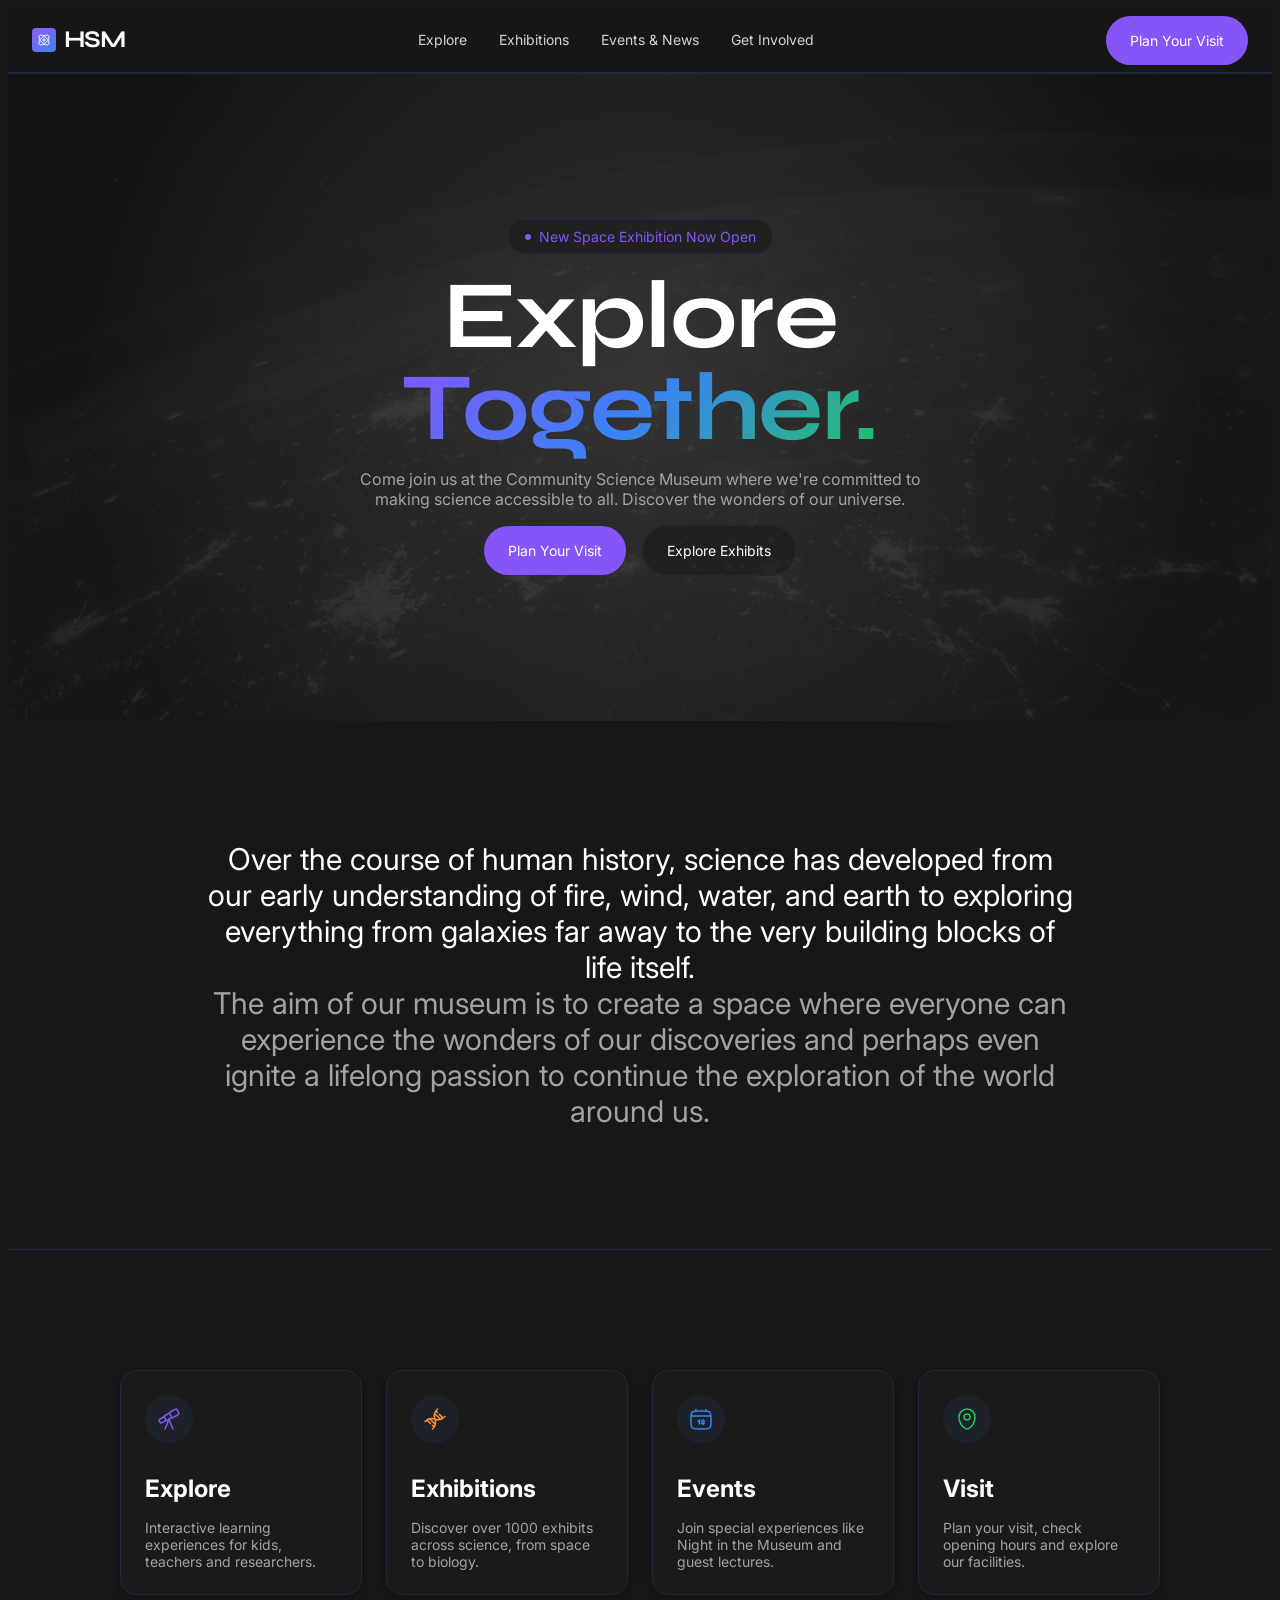
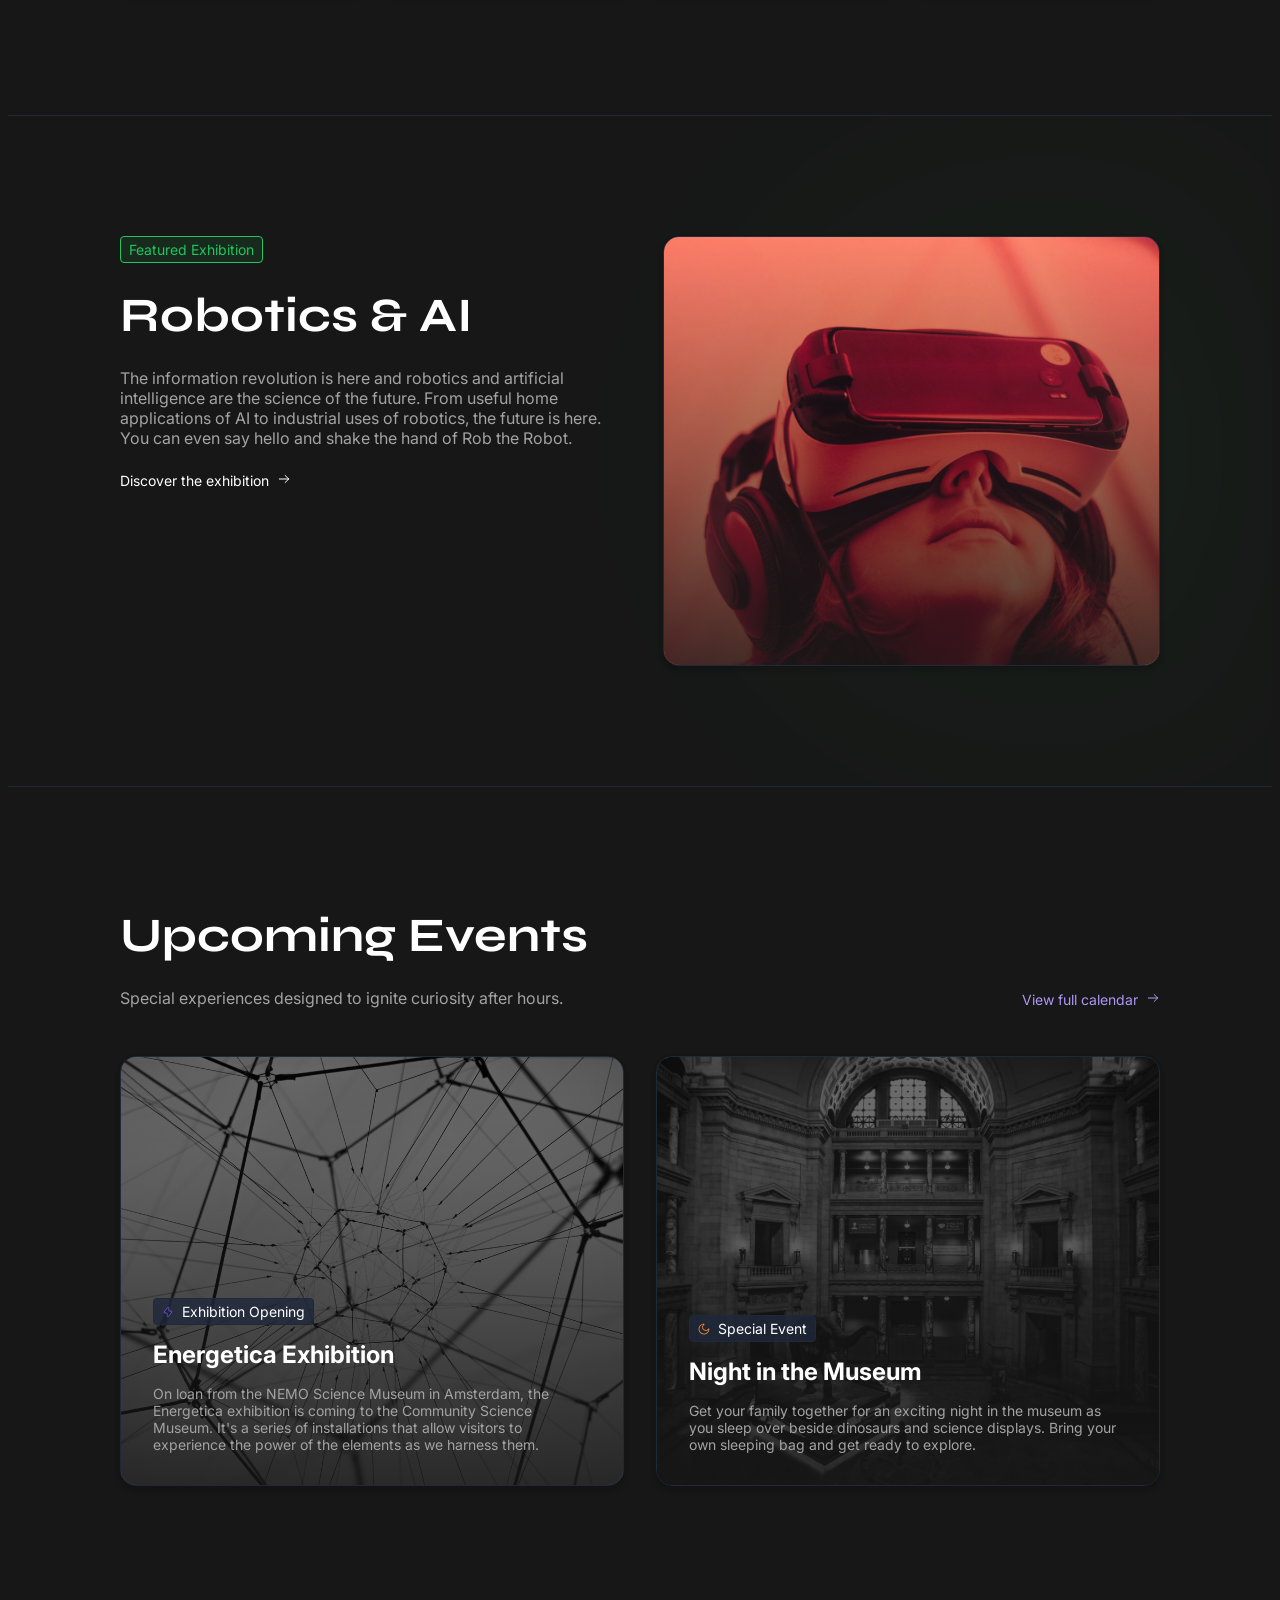
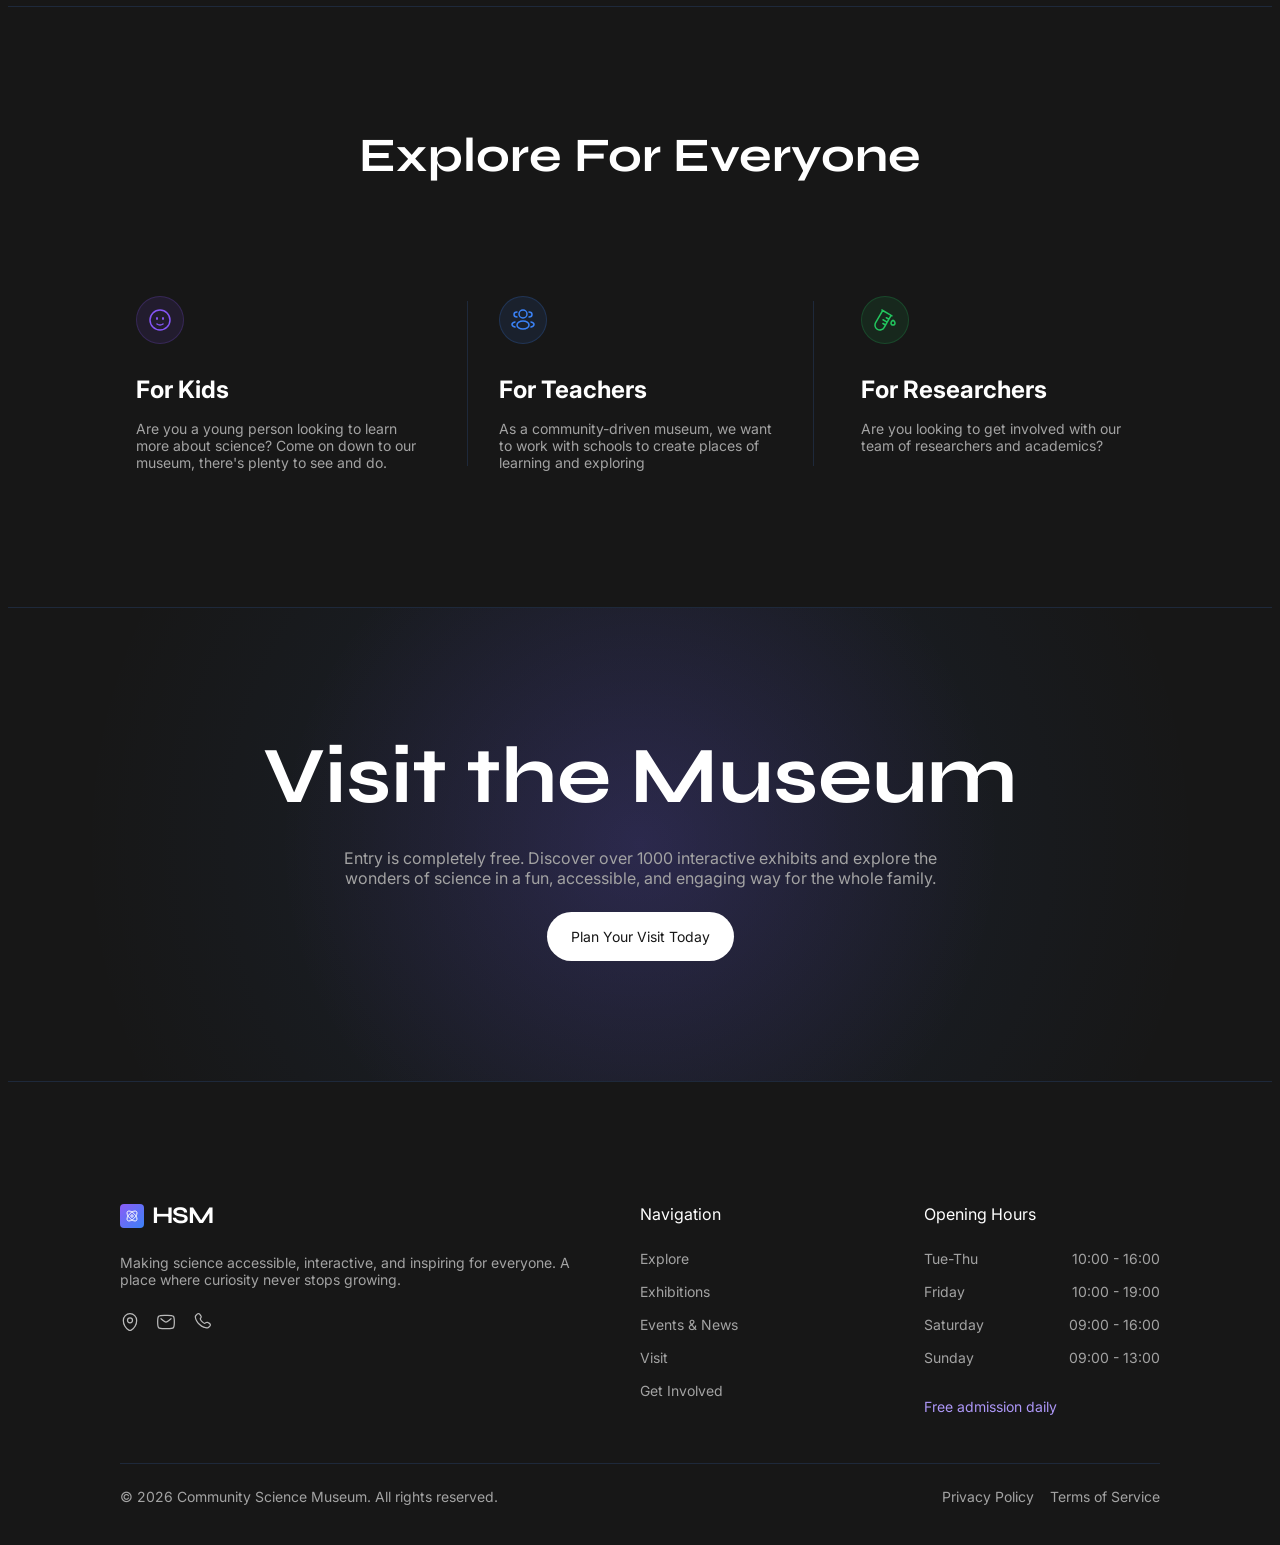
<file: index.html>
<!doctype html>
<html lang="en">
  <head>
    <meta charset="UTF-8">
    <meta name="viewport" content="width=device-width, initial-scale=1.0">
    <meta
      name="description"
      content="Discover Haugesund Science Museum — interactive exhibitions, events, and hands-on learning for all ages. Free admission, open daily."
    >
    <link rel="canonical" href="https://hsm.no/">
    <link rel="icon" href="assets/icons/icon.ico" type="image/x-icon">
    <meta property="og:type" content="website">
    <meta property="og:site_name" content="Haugesund Science Museum">
    <meta property="og:title" content="Haugesund Science Museum">
    <meta
      property="og:description"
      content="Discover Haugesund Science Museum — interactive exhibitions, events, and hands-on learning for all ages. Free admission, open daily."
    >
    <meta property="og:url" content="https://hsm.no/">
    <meta
      property="og:image"
      content="https://hsm.no/assets/images/haugesund-science-museum-facade.webp"
    >
    <title>Haugesund Science Museum</title>
    <link rel="stylesheet" href="src/css/main.css">
    <link rel="preconnect" href="https://fonts.googleapis.com">
    <link rel="preconnect" href="https://fonts.gstatic.com" crossorigin>
    <link
      href="https://fonts.googleapis.com/css2?family=Inter:ital,opsz,wght@0,14..32,100..900;1,14..32,100..900&family=Syne:wght@400..800&display=swap"
      rel="stylesheet"
    >
  </head>
  <body>
    <input type="checkbox" id="menu-toggle" hidden>
    <header class="header">
      <div class="container header__inner">
        <a href="index.html" class="logo">
          <svg
            width="24"
            height="24"
            viewBox="0 0 24 24"
            fill="none"
            xmlns="http://www.w3.org/2000/svg"
          >
            <rect
              width="24"
              height="24"
              rx="4"
              fill="url(#paint0_linear_106_435)"
            />
            <g clip-path="url(#clip0_106_435)">
              <path
                d="M16.471 7.529C17.706 8.7635 16.705 11.766 14.236 14.2355C11.766 16.705 8.76354 17.7055 7.52904 16.471C6.29404 15.236 7.29504 12.234 9.76454 9.7645C12.234 7.295 15.2365 6.2945 16.471 7.529ZM7.52904 7.529C6.29404 8.764 7.29504 11.7665 9.76404 14.2355C12.234 16.705 15.2365 17.7055 16.471 16.471C17.706 15.2365 16.705 12.234 14.2355 9.7645C11.766 7.295 8.76354 6.2945 7.52904 7.529Z"
                stroke="white"
              />
              <path
                d="M13.25 12C13.25 12.3315 13.1183 12.6495 12.8839 12.8839C12.6495 13.1183 12.3315 13.25 12 13.25C11.6685 13.25 11.3505 13.1183 11.1161 12.8839C10.8817 12.6495 10.75 12.3315 10.75 12C10.75 11.6685 10.8817 11.3505 11.1161 11.1161C11.3505 10.8817 11.6685 10.75 12 10.75C12.3315 10.75 12.6495 10.8817 12.8839 11.1161C13.1183 11.3505 13.25 11.6685 13.25 12Z"
                stroke="white"
              />
            </g>
            <defs>
              <linearGradient
                id="paint0_linear_106_435"
                x1="0"
                y1="0"
                x2="24"
                y2="24"
                gradientUnits="userSpaceOnUse"
              >
                <stop offset="0" stop-color="#8B5CF6" />
                <stop offset="1" stop-color="#3B82F6" />
              </linearGradient>
              <clipPath id="clip0_106_435">
                <rect
                  width="12"
                  height="12"
                  fill="white"
                  transform="translate(6 6)"
                />
              </clipPath>
            </defs>
          </svg>
          <span class="logo__text">HSM</span>
        </a>

        <nav class="nav nav--mobile">
          <ul class="nav__list">
            <li>
              <a href="explore.html" class="nav__link text-main-small"
                >Explore</a
              >
            </li>
            <li>
              <a href="exhibitions.html" class="nav__link text-main-small"
                >Exhibitions</a
              >
            </li>
            <li>
              <a href="events.html" class="nav__link text-main-small"
                >Events & News</a
              >
            </li>
            <li>
              <a href="get-involved.html" class="nav__link text-main-small"
                >Get Involved</a
              >
            </li>
          </ul>
        </nav>

        <a href="visit.html" class="btn btn--primary">Plan Your Visit</a>

        <label for="menu-toggle" class="menu-toggle">
          <span aria-hidden="true"></span>
          <span aria-hidden="true"></span>
          <span aria-hidden="true"></span>
          <span class="visually-hidden">Open menu</span>
        </label>
      </div>
    </header>
    <main>
      <section class="hero">
        <div class="hero__bg"></div>

        <div class="container hero__content">
          <div class="eyebrow--badge text-main-small">
            <span class="dot"></span>
            New Space Exhibition Now Open
          </div>

          <h1>
            Explore <br>
            <span class="title-gradient">Together.</span>
          </h1>

          <p class="hero__text text-main">
            Come join us at the Community Science Museum where we're committed
            to making science accessible to all. Discover the wonders of our
            universe.
          </p>

          <div class="hero__buttons">
            <a href="visit.html" class="btn btn--primary">Plan Your Visit</a>
            <a href="exhibitions.html" class="btn btn--secondary"
              >Explore Exhibits</a
            >
          </div>
        </div>
      </section>

      <div class="intro">
        <div class="container intro__content">
          <p class="intro__lead">
            Over the course of human history, science has developed from our
            early understanding of fire, wind, water, and earth to exploring
            everything from galaxies far away to the very building blocks of
            life itself.
          </p>

          <p class="intro__text">
            The aim of our museum is to create a space where everyone can
            experience the wonders of our discoveries and perhaps even ignite a
            lifelong passion to continue the exploration of the world around us.
          </p>
        </div>
      </div>

      <section class="features">
        <div class="container">
          <h2 class="visually-hidden">Museum Sections</h2>
          <div class="features__grid">
            <a href="explore.html" class="feature-card feature-card--violet">
              <div class="feature-card__icon-box">
                <svg
                  class="icon"
                  viewBox="0 0 24 24"
                  fill="none"
                  xmlns="http://www.w3.org/2000/svg"
                >
                  <path
                    d="M12.2431 6.18402L8.55914 8.27402C7.72814 8.74602 7.31214 8.98202 7.20414 9.38602C7.09614 9.79002 7.33814 10.202 7.82214 11.026L8.41714 12.041C8.88914 12.843 9.12414 13.244 9.52014 13.35C9.91614 13.456 10.3201 13.226 11.1301 12.767L14.8651 10.647M7.05614 9.72302L3.42414 11.784C2.56714 12.27 2.13914 12.514 2.02714 12.926C1.91514 13.338 2.16214 13.759 2.65614 14.601C3.15014 15.442 3.39714 15.863 3.81714 15.974C4.23714 16.085 4.66514 15.841 5.52114 15.355L9.15414 13.293M21.3441 5.18502L20.2951 3.39902C19.8011 2.55802 19.5541 2.13702 19.1351 2.02602C18.7151 1.91602 18.2871 2.15902 17.4301 2.64502L13.7471 4.73502C12.9151 5.20702 12.5001 5.44302 12.3921 5.84702C12.2831 6.25202 12.5251 6.66402 13.0091 7.48702L14.1291 9.39502C14.6001 10.197 14.8361 10.598 15.2321 10.704C15.6281 10.81 16.0321 10.58 16.8411 10.121L20.5761 8.00102C21.4331 7.51502 21.8611 7.27202 21.9731 6.86002C22.0851 6.44802 21.8381 6.02702 21.3441 5.18502Z"
                    stroke="currentColor"
                    stroke-width="1.5"
                    stroke-linejoin="round"
                  />
                  <path
                    d="M16 22L12 12.5L8 22"
                    stroke="currentColor"
                    stroke-width="1.5"
                    stroke-linecap="round"
                  />
                </svg>
              </div>
              <h3 class="feature-card__title">Explore</h3>
              <p class="feature-card__text text-main-small">
                Interactive learning experiences for kids, teachers and
                researchers.
              </p>
            </a>

            <a
              href="exhibitions.html"
              class="feature-card feature-card--orange"
            >
              <div class="feature-card__icon-box">
                <svg
                  class="icon"
                  viewBox="0 0 24 24"
                  fill="none"
                  xmlns="http://www.w3.org/2000/svg"
                >
                  <path
                    d="M11.848 12.152L12.046 12.221C15.306 13.343 19.23 12.27 22 9.5M11.848 12.152L11.29 11.961C8.248 10.913 4.585 11.915 2 14.5M11.848 12.152L11.779 11.954C10.657 8.694 11.73 4.77 14.5 2M11.848 12.152L12.039 12.71C13.087 15.751 12.085 19.415 9.5 22M6.765 11.843L11.843 16.922M11.844 6.765L16.922 11.843M4 13L7.5 16.5M19.778 10.89L16.278 7.39M9.305 18.191L10.892 19.778M14.587 5.587L13 4"
                    stroke="currentColor"
                    stroke-width="1.5"
                    stroke-linecap="round"
                  />
                </svg>
              </div>
              <h3 class="feature-card__title">Exhibitions</h3>
              <p class="feature-card__text text-main-small">
                Discover over 1000 exhibits across science, from space to
                biology.
              </p>
            </a>

            <a href="events.html" class="feature-card feature-card--blue">
              <div class="feature-card__icon-box">
                <svg
                  class="icon"
                  viewBox="0 0 24 24"
                  fill="none"
                  xmlns="http://www.w3.org/2000/svg"
                >
                  <path
                    d="M2 12C2 8.229 2 6.343 3.172 5.172C4.344 4.001 6.229 4 10 4H14C17.771 4 19.657 4 20.828 5.172C21.999 6.344 22 8.229 22 12V14C22 17.771 22 19.657 20.828 20.828C19.656 21.999 17.771 22 14 22H10C6.229 22 4.343 22 3.172 20.828C2.001 19.656 2 17.771 2 14V12Z"
                    stroke="currentColor"
                    stroke-width="1.5"
                  />
                  <path
                    d="M7 4V2.5M17 4V2.5"
                    stroke="currentColor"
                    stroke-width="1.5"
                    stroke-linecap="round"
                  />
                  <path
                    d="M9 14.5L10.5 13V17"
                    stroke="currentColor"
                    stroke-width="1.5"
                    stroke-linecap="round"
                    stroke-linejoin="round"
                  />
                  <path
                    d="M2.5 9H21.5M13 16V14C13 13.7348 13.1054 13.4804 13.2929 13.2929C13.4804 13.1054 13.7348 13 14 13C14.2652 13 14.5196 13.1054 14.7071 13.2929C14.8946 13.4804 15 13.7348 15 14V16C15 16.2652 14.8946 16.5196 14.7071 16.7071C14.5196 16.8946 14.2652 17 14 17C13.7348 17 13.4804 16.8946 13.2929 16.7071C13.1054 16.5196 13 16.2652 13 16Z"
                    stroke="currentColor"
                    stroke-width="1.5"
                    stroke-linecap="round"
                  />
                </svg>
              </div>
              <h3 class="feature-card__title">Events</h3>
              <p class="feature-card__text text-main-small">
                Join special experiences like Night in the Museum and guest
                lectures.
              </p>
            </a>

            <a href="visit.html" class="feature-card feature-card--green">
              <div class="feature-card__icon-box">
                <svg
                  class="icon"
                  viewBox="0 0 24 24"
                  fill="none"
                  xmlns="http://www.w3.org/2000/svg"
                >
                  <path
                    d="M4 10.143C4 5.646 7.582 2 12 2C16.418 2 20 5.646 20 10.143C20 14.605 17.447 19.813 13.463 21.674C13.0051 21.8884 12.5056 21.9996 12 21.9996C11.4944 21.9996 10.9949 21.8884 10.537 21.674C6.553 19.812 4 14.606 4 10.144V10.143Z"
                    stroke="currentColor"
                    stroke-width="1.5"
                  />
                  <path
                    d="M12 13C13.6569 13 15 11.6569 15 10C15 8.34315 13.6569 7 12 7C10.3431 7 9 8.34315 9 10C9 11.6569 10.3431 13 12 13Z"
                    stroke="currentColor"
                    stroke-width="1.5"
                  />
                </svg>
              </div>
              <h3 class="feature-card__title">Visit</h3>
              <p class="feature-card__text text-main-small">
                Plan your visit, check opening hours and explore our facilities.
              </p>
            </a>
          </div>
        </div>
      </section>

      <section class="content-split content-split--green">
        <div class="container content-split__inner">
          <div class="content-split__content">
            <div class="eyebrow eyebrow--simple text-main-small">
              Featured Exhibition
            </div>

            <h2 class="content-split__title">Robotics & AI</h2>

            <p class="content-split__text text-main">
              The information revolution is here and robotics and artificial
              intelligence are the science of the future. From useful home
              applications of AI to industrial uses of robotics, the future is
              here. You can even say hello and shake the hand of Rob the Robot.
            </p>

            <a href="exhibitions.html#robotics-ai" class="btn btn--tertiary">
              Discover the exhibition
              <span class="btn__icon">
                <svg
                  width="14"
                  height="14"
                  viewBox="0 0 14 14"
                  fill="none"
                  xmlns="http://www.w3.org/2000/svg"
                >
                  <path
                    d="M2.3335 7H11.6668M11.6668 7L8.16683 3.5M11.6668 7L8.16683 10.5"
                    stroke="currentColor"
                    stroke-linecap="round"
                    stroke-linejoin="round"
                  />
                </svg>
              </span>
            </a>
          </div>

          <div class="content-split__media">
            <img
              src="assets/images/person-vr-headset.webp"
              alt="Person wearing a VR headset and headphones, engaged in interactive learning."
            >
          </div>
        </div>
      </section>

      <section class="events">
        <div class="container events__content">
          <div class="section-header">
            <div class="section-header__content">
              <h2 class="section-header__title">Upcoming Events</h2>
              <p class="section-header__text text-main">
                Special experiences designed to ignite curiosity after hours.
              </p>
            </div>

            <a href="events.html" class="btn btn--tertiary section-header__btn">
              View full calendar
              <span class="btn__icon">
                <svg
                  width="14"
                  height="14"
                  viewBox="0 0 14 14"
                  fill="none"
                  xmlns="http://www.w3.org/2000/svg"
                >
                  <path
                    d="M2.3335 7H11.6668M11.6668 7L8.16683 3.5M11.6668 7L8.16683 10.5"
                    stroke="currentColor"
                    stroke-linecap="round"
                    stroke-linejoin="round"
                  />
                </svg>
              </span>
            </a>
          </div>

          <div class="events__grid">
            <a href="events.html#energetica-exhibition" class="event-card">
              <div class="event-card__media">
                <img
                  src="assets/images/abstract-network-structure.webp"
                  alt="Energetica Exhibition. Abstract geometric structure of interconnected lines and nodes, representing technology"
                >
                <div class="event-card__overlay"></div>
              </div>

              <div class="event-card__content">
                <div class="event-card__tag">
                  <svg
                    class="event-card__icon"
                    viewBox="0 0 12 12"
                    fill="none"
                    xmlns="http://www.w3.org/2000/svg"
                  >
                    <path
                      d="M2.83518 4.95711L4.36618 2.88561C5.35568 1.54661 5.85068 0.877111 6.31218 1.01861C6.77368 1.16011 6.77368 1.98111 6.77368 3.62361V3.77861C6.77368 4.37111 6.77368 4.66711 6.96318 4.85261L6.97318 4.86261C7.16668 5.04411 7.47468 5.04411 8.09118 5.04411C9.20118 5.04411 9.75568 5.04411 9.94318 5.38061L9.95218 5.39761C10.1292 5.73911 9.80768 6.17411 9.16518 7.04261L7.63418 9.11461C6.64418 10.4536 6.14968 11.1231 5.68818 10.9816C5.22668 10.8401 5.22668 10.0191 5.22668 8.37661V8.22161C5.22668 7.62911 5.22668 7.33311 5.03718 7.14761L5.02718 7.13761C4.83368 6.95611 4.52568 6.95611 3.90918 6.95611C2.79918 6.95611 2.24468 6.95611 2.05768 6.61961L2.04818 6.60261C1.87118 6.26111 2.19268 5.82661 2.83518 4.95761V4.95711Z"
                      stroke="currentColor"
                      stroke-width="0.75"
                    />
                  </svg>

                  <span class="text-main-small">Exhibition Opening</span>
                </div>

                <h3 class="event-card__title">Energetica Exhibition</h3>

                <p class="event-card__text text-main-small">
                  On loan from the NEMO Science Museum in Amsterdam, the
                  Energetica exhibition is coming to the Community Science
                  Museum. It's a series of installations that allow visitors to
                  experience the power of the elements as we harness them.
                </p>
              </div>
            </a>

            <a
              href="events.html#night-in-the-museum"
              class="event-card event-card--orange"
            >
              <div class="event-card__media">
                <img
                  src="assets/images/science-museum-elephant-exhibit.webp"
                  alt="Night in the Museum. Spacious science museum hall with a prominent elephant exhibit. A visitor observes the museum exhibition"
                >
                <div class="event-card__overlay"></div>
              </div>

              <div class="event-card__content">
                <div class="event-card__tag">
                  <svg
                    class="event-card__icon"
                    viewBox="0 0 12 12"
                    fill="none"
                    xmlns="http://www.w3.org/2000/svg"
                  >
                    <path
                      d="M10.625 6C10.625 7.22663 10.1377 8.40301 9.27037 9.27037C8.40301 10.1377 7.22663 10.625 6 10.625V11.375C8.9685 11.375 11.375 8.9685 11.375 6H10.625ZM6 10.625C4.77337 10.625 3.59699 10.1377 2.72963 9.27037C1.86228 8.40301 1.375 7.22663 1.375 6H0.625C0.625 8.9685 3.0315 11.375 6 11.375V10.625ZM1.375 6C1.375 4.77337 1.86228 3.59699 2.72963 2.72963C3.59699 1.86228 4.77337 1.375 6 1.375V0.625C3.0315 0.625 0.625 3.0315 0.625 6H1.375ZM7.75 7.125C6.9875 7.125 6.25624 6.8221 5.71707 6.28293C5.1779 5.74376 4.875 5.0125 4.875 4.25H4.125C4.125 5.21141 4.50692 6.13344 5.18674 6.81326C5.86656 7.49308 6.78859 7.875 7.75 7.875V7.125ZM10.2125 5.7345C9.95666 6.15882 9.59549 6.50983 9.16404 6.75346C8.73258 6.99708 8.24549 7.12507 7.75 7.125V7.875C8.37469 7.87518 8.98883 7.71393 9.53285 7.40688C10.0769 7.09983 10.5323 6.6574 10.855 6.1225L10.2125 5.7345ZM4.875 4.25C4.87493 3.75451 5.00292 3.26742 5.24654 2.83596C5.49017 2.40451 5.84118 2.04334 6.2655 1.7875L5.8775 1.1455C5.34268 1.46814 4.90029 1.9235 4.59324 2.46743C4.2862 3.01136 4.1249 3.62539 4.125 4.25H4.875ZM6 1.375C5.97487 1.37452 5.95009 1.36905 5.92709 1.35893C5.90409 1.3488 5.88332 1.33421 5.866 1.316C5.84492 1.29483 5.83064 1.26784 5.825 1.2385C5.823 1.223 5.824 1.178 5.8775 1.1455L6.2655 1.7875C6.517 1.6355 6.598 1.357 6.5685 1.138C6.5375 0.9105 6.3585 0.625 6 0.625V1.375ZM10.855 6.1225C10.822 6.176 10.777 6.177 10.7615 6.175C10.7322 6.16936 10.7052 6.15508 10.684 6.134C10.6658 6.11668 10.6512 6.09591 10.6411 6.07291C10.6309 6.04991 10.6255 6.02513 10.625 6H11.375C11.375 5.6415 11.0895 5.4625 10.862 5.4315C10.643 5.402 10.3645 5.483 10.2125 5.7345L10.855 6.1225Z"
                      fill="currentColor"
                    />
                  </svg>
                  <span class="text-main-small">Special Event</span>
                </div>

                <h3 class="event-card__title">Night in the Museum</h3>

                <p class="event-card__text text-main-small">
                  Get your family together for an exciting night in the museum
                  as you sleep over beside dinosaurs and science displays. Bring
                  your own sleeping bag and get ready to explore.
                </p>
              </div>
            </a>
          </div>
        </div>
      </section>

      <section class="explore">
        <div class="container explore__content">
          <h2 class="section-header__title">Explore For Everyone</h2>

          <div class="explore__grid">
            <a
              href="explore.html#for-kids"
              class="feature-card feature-card--no-border"
            >
              <div class="feature-card__icon-box">
                <svg
                  class="icon"
                  viewBox="0 0 24 24"
                  fill="none"
                  xmlns="http://www.w3.org/2000/svg"
                >
                  <path
                    d="M12 22C17.5228 22 22 17.5228 22 12C22 6.47715 17.5228 2 12 2C6.47715 2 2 6.47715 2 12C2 17.5228 6.47715 22 12 22Z"
                    stroke="currentColor"
                    stroke-width="1.5"
                  />
                  <path
                    d="M9 16C9.85 16.63 10.885 17 12 17C13.115 17 14.15 16.63 15 16"
                    stroke="currentColor"
                    stroke-width="1.5"
                    stroke-linecap="round"
                  />
                  <path
                    d="M16 10.5C16 11.328 15.552 12 15 12C14.448 12 14 11.328 14 10.5C14 9.672 14.448 9 15 9C15.552 9 16 9.672 16 10.5Z"
                    fill="currentColor"
                  />
                  <path
                    d="M9 12C9.55228 12 10 11.3284 10 10.5C10 9.67157 9.55228 9 9 9C8.44772 9 8 9.67157 8 10.5C8 11.3284 8.44772 12 9 12Z"
                    fill="currentColor"
                  />
                </svg>
              </div>
              <h3 class="feature-card__title">For Kids</h3>
              <p class="feature-card__text text-main-small">
                Are you a young person looking to learn more about science? Come
                on down to our museum, there's plenty to see and do.
              </p>
            </a>

            <a
              href="explore.html#for-teachers"
              class="feature-card feature-card--no-border feature-card--blue"
            >
              <div class="feature-card__icon-box">
                <svg
                  class="icon"
                  viewBox="0 0 24 24"
                  fill="none"
                  xmlns="http://www.w3.org/2000/svg"
                >
                  <path
                    d="M12 10C14.2091 10 16 8.20914 16 6C16 3.79086 14.2091 2 12 2C9.79086 2 8 3.79086 8 6C8 8.20914 9.79086 10 12 10Z"
                    stroke="currentColor"
                    stroke-width="1.5"
                  />
                  <path
                    d="M18 9C19.657 9 21 7.88 21 6.5C21 5.12 19.657 4 18 4M6 9C4.343 9 3 7.88 3 6.5C3 5.12 4.343 4 6 4"
                    stroke="currentColor"
                    stroke-width="1.5"
                    stroke-linecap="round"
                  />
                  <path
                    d="M12 21C15.3137 21 18 19.2091 18 17C18 14.7909 15.3137 13 12 13C8.68629 13 6 14.7909 6 17C6 19.2091 8.68629 21 12 21Z"
                    stroke="currentColor"
                    stroke-width="1.5"
                  />
                  <path
                    d="M20 19C21.754 18.615 23 17.641 23 16.5C23 15.359 21.754 14.385 20 14M4 19C2.246 18.615 1 17.641 1 16.5C1 15.359 2.246 14.385 4 14"
                    stroke="currentColor"
                    stroke-width="1.5"
                    stroke-linecap="round"
                  />
                </svg>
              </div>
              <h3 class="feature-card__title">For Teachers</h3>
              <p class="feature-card__text text-main-small">
                As a community-driven museum, we want to work with schools to
                create places of learning and exploring
              </p>
            </a>

            <a
              href="explore.html#for-researchers"
              class="feature-card feature-card--no-border feature-card--green"
            >
              <div class="feature-card__icon-box">
                <svg
                  class="icon"
                  viewBox="0 0 24 24"
                  fill="none"
                  xmlns="http://www.w3.org/2000/svg"
                >
                  <path
                    d="M9.74923 2.494L18.1592 7.32M18.1592 7.32L15.9022 11.216M18.1592 7.32L19.0002 7.804M12.5502 17.001L11.0552 19.581C10.4093 20.6931 9.34894 21.5038 8.10642 21.8356C6.8639 22.1673 5.54053 21.9931 4.42623 21.351C3.87502 21.0348 3.39165 20.6129 3.00388 20.1095C2.61611 19.606 2.33155 19.031 2.16655 18.4173C2.00154 17.8037 1.95933 17.1635 2.04233 16.5334C2.12533 15.9034 2.33192 15.296 2.65023 14.746L9.75023 2.494L8.91323 2M12.5502 17.001L14.1892 14.174L15.9022 11.216M12.5502 17.001L9.93723 15.497M15.9022 11.216L13.3442 9.745M14.1882 14.174L9.98523 11.756"
                    stroke="currentColor"
                    stroke-width="1.5"
                    stroke-linecap="round"
                  />
                  <path
                    d="M22 14.9169C22 16.0669 21.105 16.9999 20 16.9999C18.895 16.9999 18 16.0669 18 14.9169C18 14.1969 18.783 13.2359 19.37 12.6169C19.4505 12.5303 19.548 12.4612 19.6564 12.4139C19.7648 12.3667 19.8818 12.3423 20 12.3423C20.1182 12.3423 20.2352 12.3667 20.3436 12.4139C20.452 12.4612 20.5495 12.5303 20.63 12.6169C21.217 13.2359 22 14.1969 22 14.9169Z"
                    stroke="currentColor"
                    stroke-width="1.5"
                  />
                </svg>
              </div>
              <h3 class="feature-card__title">For Researchers</h3>
              <p class="feature-card__text text-main-small">
                Are you looking to get involved with our team of researchers and
                academics?
              </p>
            </a>
          </div>
        </div>
      </section>

      <section class="cta">
        <div class="cta__background"></div>

        <div class="container cta__content">
          <h2 class="cta__title">Visit the Museum</h2>

          <p class="cta__text text-main">
            Entry is completely free. Discover over 1000 interactive exhibits
            and explore the wonders of science in a fun, accessible, and
            engaging way for the whole family.
          </p>

          <a href="visit.html" class="btn btn--primary-negative">
            Plan Your Visit Today
          </a>
        </div>
      </section>
    </main>

    <footer class="footer">
      <div class="container footer__container">
        <div class="footer__top">
          <div class="footer__column footer__brand">
            <a href="index.html" class="logo">
              <svg
                width="24"
                height="24"
                viewBox="0 0 24 24"
                fill="none"
                xmlns="http://www.w3.org/2000/svg"
              >
                <rect
                  width="24"
                  height="24"
                  rx="4"
                  fill="url(#paint0_linear_106_4356)"
                />
                <g clip-path="url(#clip0_106_4356)">
                  <path
                    d="M16.471 7.529C17.706 8.7635 16.705 11.766 14.236 14.2355C11.766 16.705 8.76354 17.7055 7.52904 16.471C6.29404 15.236 7.29504 12.234 9.76454 9.7645C12.234 7.295 15.2365 6.2945 16.471 7.529ZM7.52904 7.529C6.29404 8.764 7.29504 11.7665 9.76404 14.2355C12.234 16.705 15.2365 17.7055 16.471 16.471C17.706 15.2365 16.705 12.234 14.2355 9.7645C11.766 7.295 8.76354 6.2945 7.52904 7.529Z"
                    stroke="white"
                  />
                  <path
                    d="M13.25 12C13.25 12.3315 13.1183 12.6495 12.8839 12.8839C12.6495 13.1183 12.3315 13.25 12 13.25C11.6685 13.25 11.3505 13.1183 11.1161 12.8839C10.8817 12.6495 10.75 12.3315 10.75 12C10.75 11.6685 10.8817 11.3505 11.1161 11.1161C11.3505 10.8817 11.6685 10.75 12 10.75C12.3315 10.75 12.6495 10.8817 12.8839 11.1161C13.1183 11.3505 13.25 11.6685 13.25 12Z"
                    stroke="white"
                  />
                </g>
                <defs>
                  <linearGradient
                    id="paint0_linear_106_4356"
                    x1="0"
                    y1="0"
                    x2="24"
                    y2="24"
                    gradientUnits="userSpaceOnUse"
                  >
                    <stop offset="0" stop-color="#8B5CF6" />
                    <stop offset="1" stop-color="#3B82F6" />
                  </linearGradient>
                  <clipPath id="clip0_106_4356">
                    <rect
                      width="12"
                      height="12"
                      fill="white"
                      transform="translate(6 6)"
                    />
                  </clipPath>
                </defs>
              </svg>
              <span class="logo__text">HSM</span>
            </a>

            <p class="footer__text text-main-small">
              Making science accessible, interactive, and inspiring for
              everyone. A place where curiosity never stops growing.
            </p>

            <div class="footer__socials">
              <a href="https://maps.app.goo.gl/Lmwgb6FvNTnwoeZa6"
                ><svg
                  class="icon"
                  viewBox="0 0 24 24"
                  fill="none"
                  xmlns="http://www.w3.org/2000/svg"
                >
                  <path
                    d="M4 10.143C4 5.646 7.582 2 12 2C16.418 2 20 5.646 20 10.143C20 14.605 17.447 19.813 13.463 21.674C13.0051 21.8884 12.5056 21.9996 12 21.9996C11.4944 21.9996 10.9949 21.8884 10.537 21.674C6.553 19.812 4 14.606 4 10.144V10.143Z"
                    stroke="currentColor"
                    stroke-width="1.5"
                  />
                  <path
                    d="M12 13C13.6569 13 15 11.6569 15 10C15 8.34315 13.6569 7 12 7C10.3431 7 9 8.34315 9 10C9 11.6569 10.3431 13 12 13Z"
                    stroke="currentColor"
                    stroke-width="1.5"
                  /></svg></a
              ><a href="mailto:contact@hsm.no">
                <svg
                  class="icon"
                  viewBox="0 0 20 20"
                  fill="none"
                  xmlns="http://www.w3.org/2000/svg"
                >
                  <path
                    d="M1.6665 9.99992C1.6665 6.85742 1.6665 5.28575 2.64317 4.30992C3.61984 3.33409 5.19067 3.33325 8.33317 3.33325H11.6665C14.809 3.33325 16.3807 3.33325 17.3565 4.30992C18.3323 5.28659 18.3332 6.85742 18.3332 9.99992C18.3332 13.1424 18.3332 14.7141 17.3565 15.6899C16.3798 16.6658 14.809 16.6666 11.6665 16.6666H8.33317C5.19067 16.6666 3.619 16.6666 2.64317 15.6899C1.66734 14.7133 1.6665 13.1424 1.6665 9.99992Z"
                    stroke="currentColor"
                    stroke-width="1.25"
                  />
                  <path
                    d="M5 6.6665L6.79917 8.1665C8.33 9.4415 9.095 10.079 10 10.079C10.905 10.079 11.6708 9.4415 13.2008 8.16567L15 6.6665"
                    stroke="currentColor"
                    stroke-width="1.25"
                    stroke-linecap="round"
                  /></svg></a
              ><a href="callto:1234567890">
                <svg
                  class="icon"
                  viewBox="0 0 20 20"
                  fill="none"
                  xmlns="http://www.w3.org/2000/svg"
                >
                  <path
                    d="M13.8573 11.5757L14.2373 11.1982L13.3548 10.3116L12.9765 10.6891L13.8573 11.5757ZM15.5115 11.0399L17.104 11.9057L17.6998 10.8074L16.1082 9.94238L15.5115 11.0399ZM17.4098 13.6257L16.2265 14.8032L17.1073 15.6891L18.2907 14.5124L17.4098 13.6257ZM15.5048 15.1816C14.2965 15.2949 11.1715 15.1941 7.78649 11.8291L6.90482 12.7149C10.5982 16.3874 14.114 16.5674 15.6215 16.4266L15.5048 15.1816ZM7.78649 11.8291C4.56065 8.62072 4.02565 5.92322 3.95899 4.75239L2.71065 4.82322C2.79399 6.29655 3.45649 9.28655 6.90482 12.7149L7.78649 11.8291ZM8.93232 6.67905L9.17149 6.44072L8.29149 5.55488L8.05232 5.79239L8.93232 6.67905ZM9.36149 3.41155L8.31149 2.00822L7.31065 2.75822L8.36065 4.16072L9.36149 3.41155ZM4.77732 1.70239L3.46899 3.00239L4.35065 3.88905L5.65815 2.58905L4.77732 1.70239ZM8.49232 6.23572C8.05065 5.79239 8.05065 5.79239 8.05065 5.79405H8.04899L8.04649 5.79738C8.00688 5.83731 7.97143 5.88115 7.94065 5.92822C7.89565 5.99488 7.84649 6.08239 7.80482 6.19322C7.70338 6.47932 7.67811 6.78689 7.73149 7.08572C7.84315 7.80655 8.33982 8.75905 9.61149 10.0241L10.4932 9.13739C9.30232 7.95405 9.01899 7.23405 8.96649 6.89405C8.94149 6.73238 8.96732 6.65239 8.97482 6.63405C8.97982 6.62294 8.97982 6.62127 8.97482 6.62905C8.96739 6.64055 8.95903 6.65142 8.94982 6.66155L8.94149 6.66988L8.93315 6.67738L8.49232 6.23572ZM9.61149 10.0241C10.884 11.2891 11.8415 11.7824 12.5632 11.8924C12.9323 11.9491 13.2298 11.9041 13.4557 11.8199C13.5822 11.7736 13.7003 11.7072 13.8057 11.6232L13.8473 11.5857L13.8532 11.5807L13.8557 11.5782L13.8565 11.5766C13.8565 11.5766 13.8573 11.5757 13.4165 11.1324C12.9748 10.6891 12.9773 10.6882 12.9773 10.6882L12.979 10.6866L12.9807 10.6849L12.9857 10.6807L12.994 10.6724L13.0257 10.6474C13.0334 10.6424 13.0315 10.6429 13.0198 10.6491C12.999 10.6566 12.9173 10.6824 12.7532 10.6574C12.4082 10.6041 11.6832 10.3207 10.4932 9.13739L9.61149 10.0241ZM8.31149 2.00739C7.46149 0.874052 5.79149 0.694052 4.77732 1.70239L5.65815 2.58905C6.10149 2.14822 6.88815 2.19405 7.31065 2.75822L8.31149 2.00739ZM3.95982 4.75322C3.94315 4.46489 4.07565 4.16322 4.35065 3.88989L3.46815 3.00322C3.02065 3.44822 2.66815 4.07822 2.71065 4.82322L3.95982 4.75322ZM16.2265 14.8032C15.9982 15.0316 15.7515 15.1599 15.5057 15.1824L15.6215 16.4266C16.234 16.3691 16.7348 16.0607 17.1082 15.6899L16.2265 14.8032ZM9.17149 6.44072C9.99232 5.62489 10.0532 4.33572 9.36232 3.41238L8.36149 4.16155C8.69732 4.61072 8.64732 5.19988 8.29065 5.55572L9.17149 6.44072ZM17.1048 11.9066C17.7857 12.2766 17.8915 13.1482 17.4107 13.6266L18.2923 14.5124C19.409 13.4016 19.0648 11.5491 17.7007 10.8082L17.1048 11.9066ZM14.2373 11.1991C14.5573 10.8807 15.0723 10.8024 15.5123 11.0407L16.109 9.94322C15.2057 9.45155 14.0857 9.58739 13.3557 10.3124L14.2373 11.1991Z"
                    fill="currentColor"
                  /></svg
              ></a>
            </div>
          </div>

          <nav class="footer__column" aria-label="Footer">
            <h3 class="footer__title text-main">Navigation</h3>
            <ul class="footer__list text-main-small">
              <li><a href="explore.html">Explore</a></li>
              <li><a href="exhibitions.html">Exhibitions</a></li>
              <li><a href="events.html">Events & News</a></li>
              <li><a href="visit.html">Visit</a></li>
              <li><a href="get-involved.html">Get Involved</a></li>
            </ul>
          </nav>

          <div class="footer__column">
            <h3 class="footer__title text-main">Opening Hours</h3>

            <div class="footer__hours text-main-small">
              <div><span>Tue-Thu</span><span>10:00 - 16:00</span></div>
              <div><span>Friday</span><span>10:00 - 19:00</span></div>
              <div><span>Saturday</span><span>09:00 - 16:00</span></div>
              <div><span>Sunday</span><span>09:00 - 13:00</span></div>
            </div>

            <p class="footer__caption text-main-small">Free admission daily</p>
          </div>
        </div>

        <div class="footer__bottom">
          <p class="footer__copyright text-main-small">
            © 2026 Community Science Museum. All rights reserved.
          </p>

          <div class="footer__legal text text-main-small">
            <a href="#">Privacy Policy</a>
            <a href="#">Terms of Service</a>
          </div>
        </div>
      </div>
    </footer>
  </body>
</html>
</file>
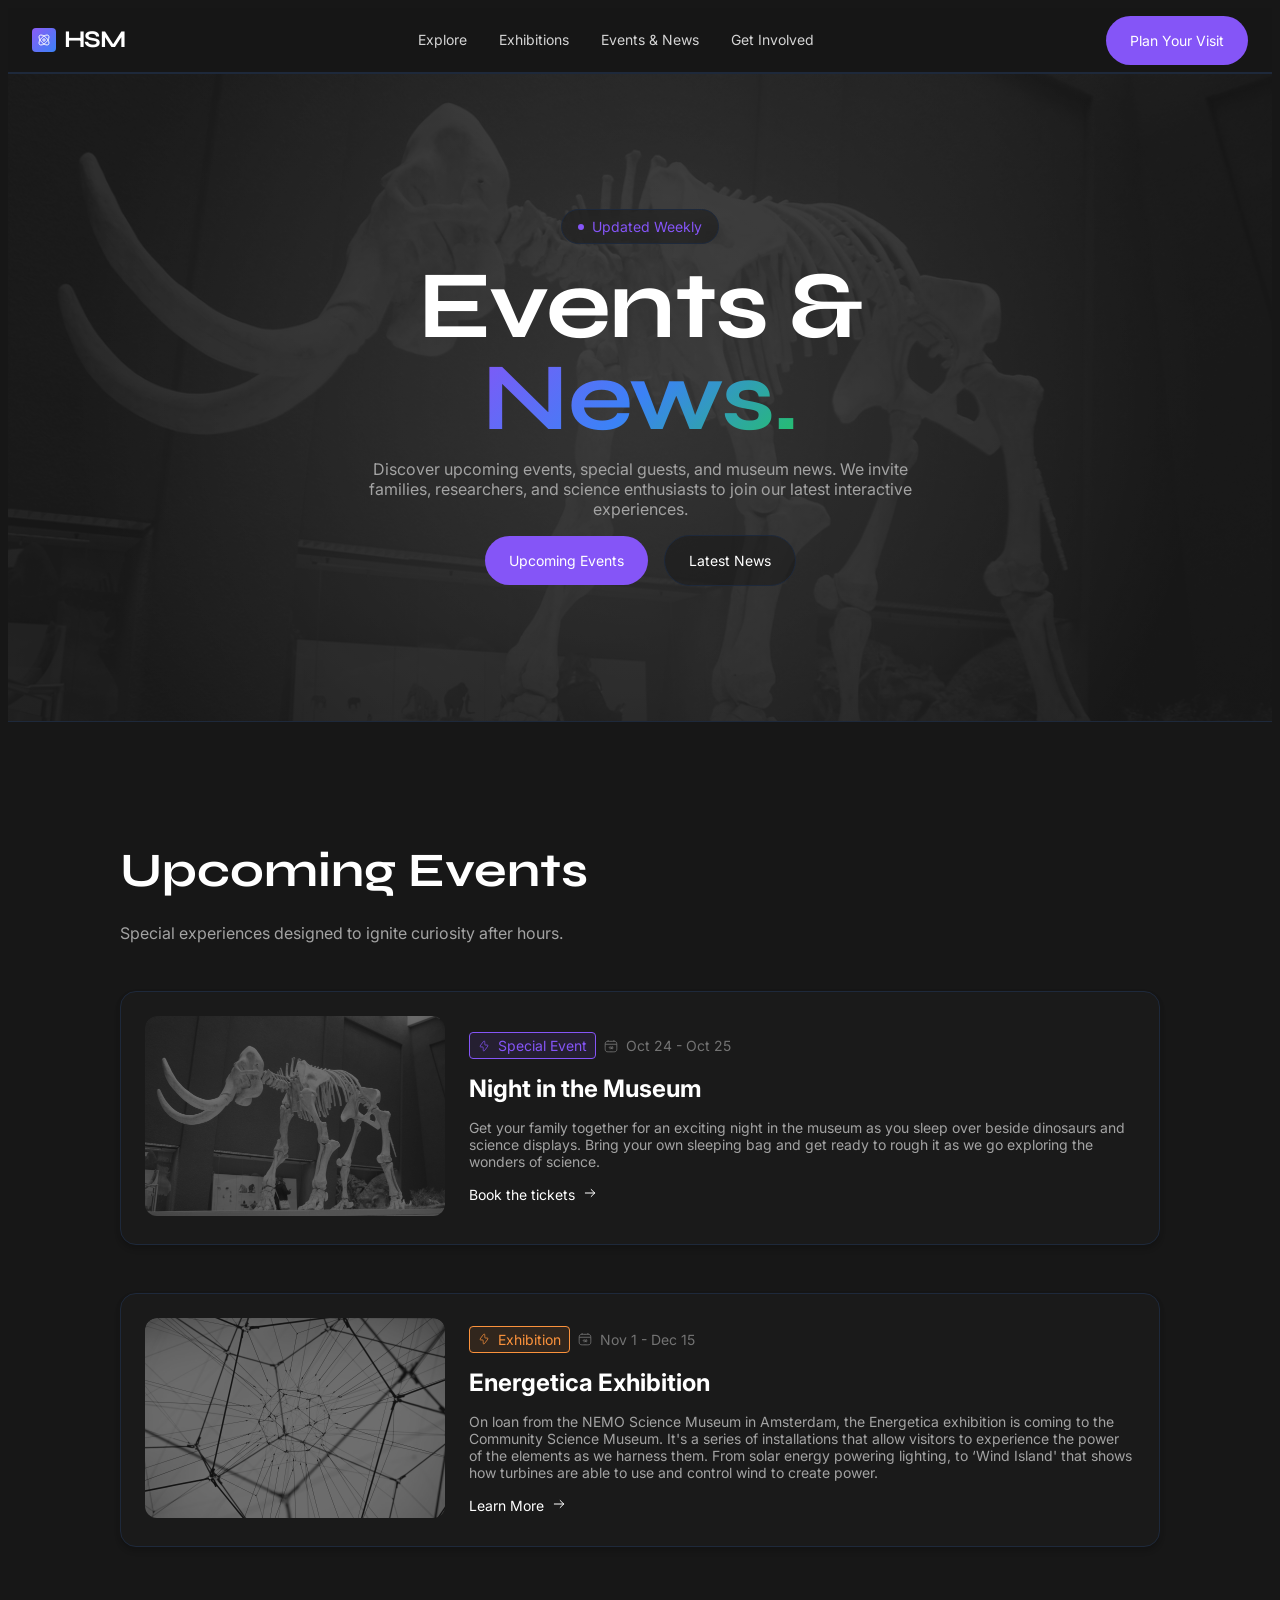
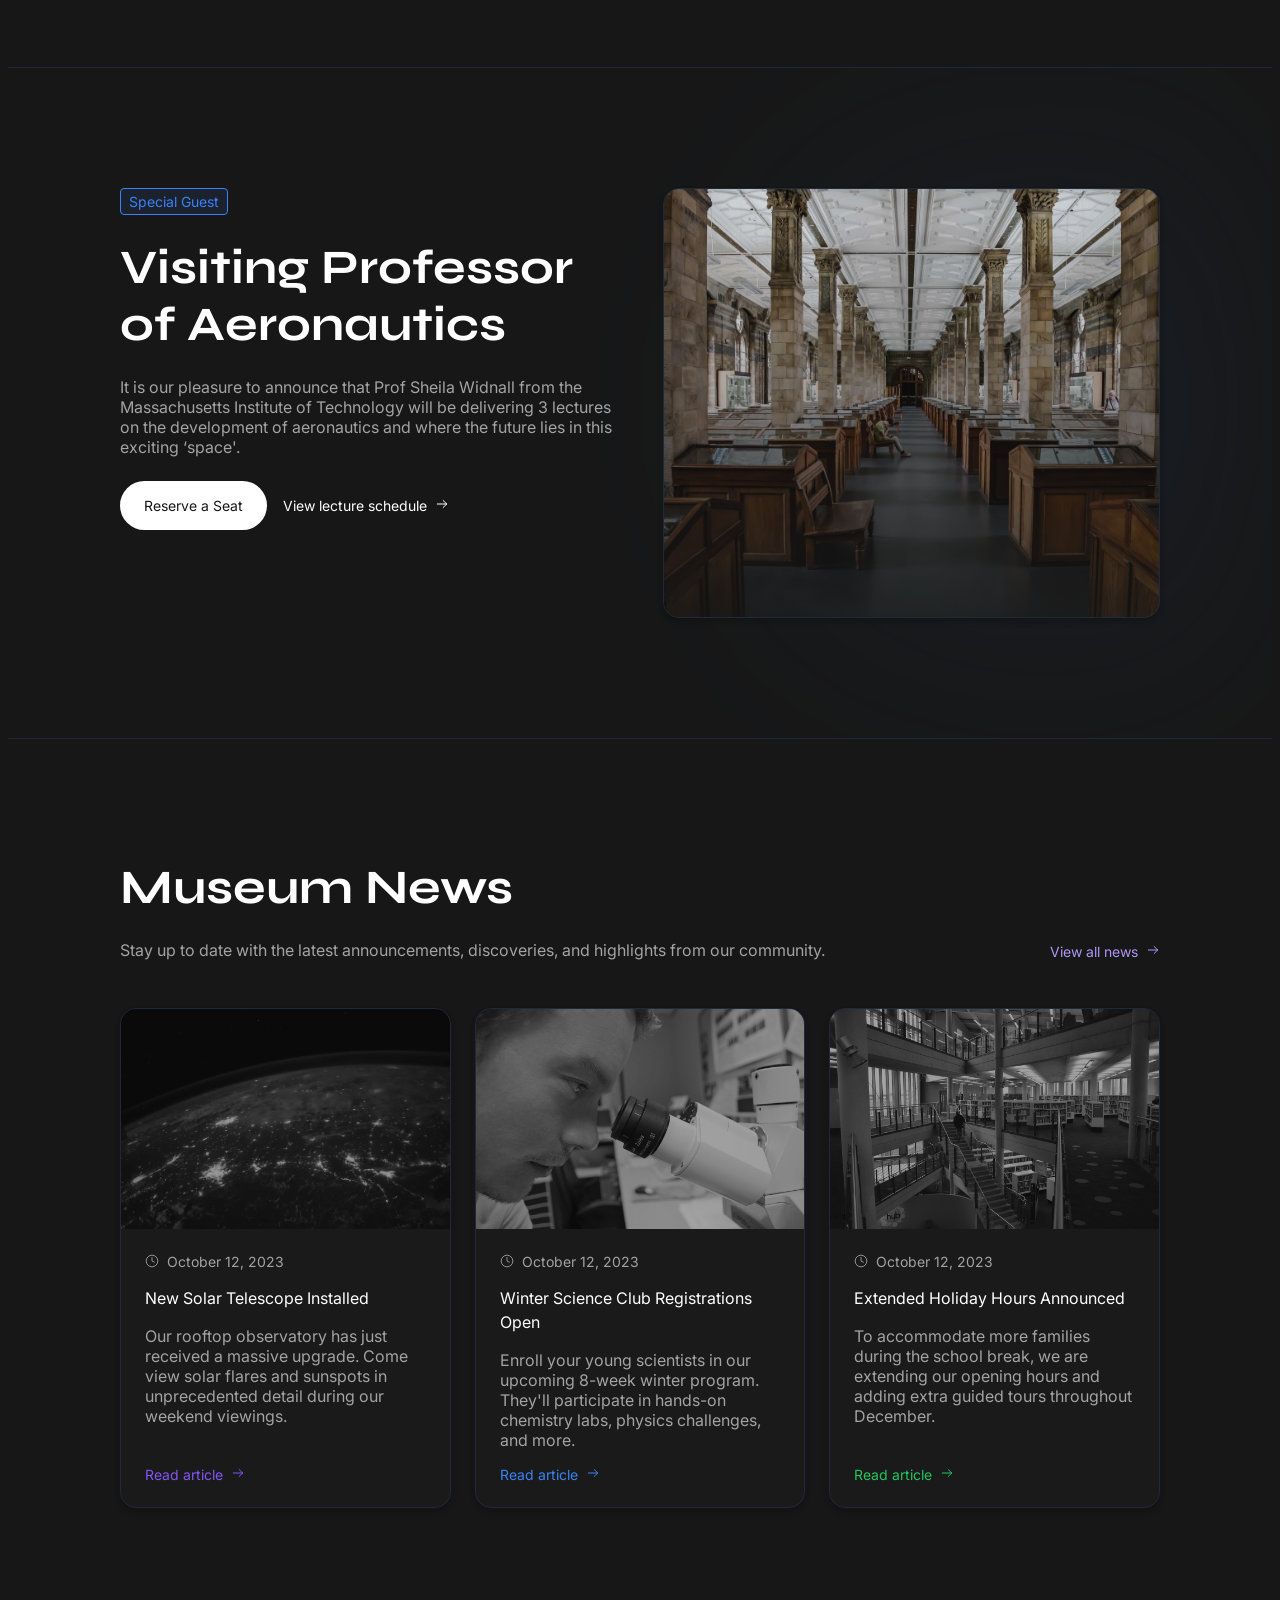
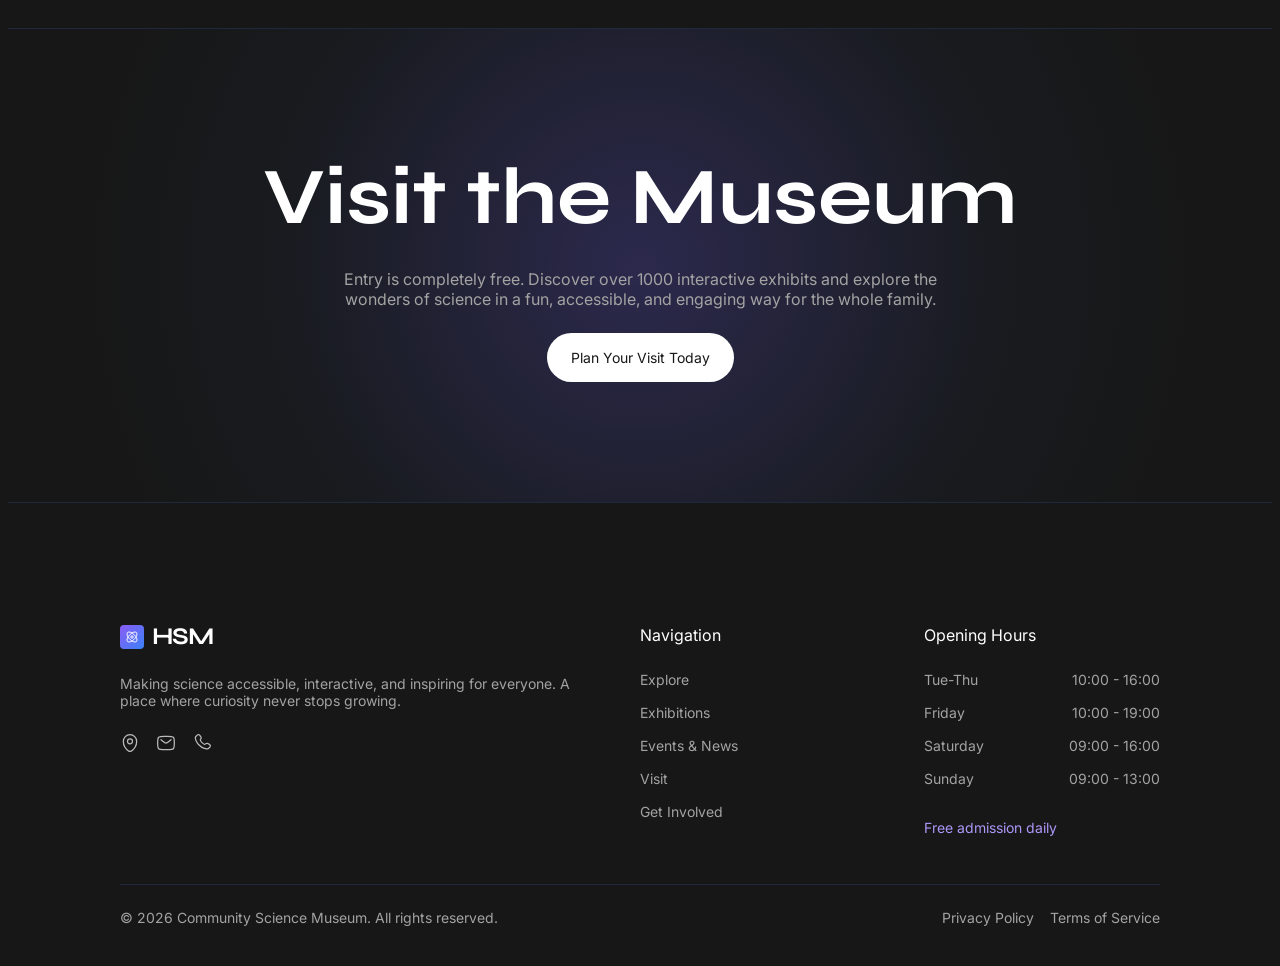
<file: events.html>
<!doctype html>
<html lang="en">
  <head>
    <meta charset="UTF-8">
    <meta name="viewport" content="width=device-width, initial-scale=1.0">
    <meta
      name="description"
      content="Upcoming events at Haugesund Science Museum: telescope viewings, Winter Science Club, holiday hours, and more. Browse our full event schedule."
    >
    <link rel="canonical" href="https://hsm.no/events">
    <link rel="icon" href="assets/icons/icon.ico" type="image/x-icon">
    <meta property="og:type" content="website">
    <meta property="og:site_name" content="Haugesund Science Museum">
    <meta property="og:title" content="Events | Haugesund Science Museum">
    <meta
      property="og:description"
      content="Upcoming events at Haugesund Science Museum: telescope viewings, Winter Science Club, holiday hours, and more. Browse our full event schedule."
    >
    <meta property="og:url" content="https://hsm.no/events">
    <meta
      property="og:image"
      content="https://hsm.no/assets/images/mammoth-skeleton-science-museum.webp"
    >
    <title>Events | Haugesund Science Museum</title>
    <link rel="stylesheet" href="src/css/main.css">
    <link rel="preconnect" href="https://fonts.googleapis.com">
    <link rel="preconnect" href="https://fonts.gstatic.com" crossorigin>
    <link
      href="https://fonts.googleapis.com/css2?family=Inter:ital,opsz,wght@0,14..32,100..900;1,14..32,100..900&family=Syne:wght@400..800&display=swap"
      rel="stylesheet"
    >
  </head>
  <body>
    <input type="checkbox" id="menu-toggle" hidden>
    <header class="header">
      <div class="container header__inner">
        <a href="index.html" class="logo">
          <svg
            width="24"
            height="24"
            viewBox="0 0 24 24"
            fill="none"
            xmlns="http://www.w3.org/2000/svg"
          >
            <rect
              width="24"
              height="24"
              rx="4"
              fill="url(#paint0_linear_106_435)"
            />
            <g clip-path="url(#clip0_106_435)">
              <path
                d="M16.471 7.529C17.706 8.7635 16.705 11.766 14.236 14.2355C11.766 16.705 8.76354 17.7055 7.52904 16.471C6.29404 15.236 7.29504 12.234 9.76454 9.7645C12.234 7.295 15.2365 6.2945 16.471 7.529ZM7.52904 7.529C6.29404 8.764 7.29504 11.7665 9.76404 14.2355C12.234 16.705 15.2365 17.7055 16.471 16.471C17.706 15.2365 16.705 12.234 14.2355 9.7645C11.766 7.295 8.76354 6.2945 7.52904 7.529Z"
                stroke="white"
              />
              <path
                d="M13.25 12C13.25 12.3315 13.1183 12.6495 12.8839 12.8839C12.6495 13.1183 12.3315 13.25 12 13.25C11.6685 13.25 11.3505 13.1183 11.1161 12.8839C10.8817 12.6495 10.75 12.3315 10.75 12C10.75 11.6685 10.8817 11.3505 11.1161 11.1161C11.3505 10.8817 11.6685 10.75 12 10.75C12.3315 10.75 12.6495 10.8817 12.8839 11.1161C13.1183 11.3505 13.25 11.6685 13.25 12Z"
                stroke="white"
              />
            </g>
            <defs>
              <linearGradient
                id="paint0_linear_106_435"
                x1="0"
                y1="0"
                x2="24"
                y2="24"
                gradientUnits="userSpaceOnUse"
              >
                <stop offset="0" stop-color="#8B5CF6" />
                <stop offset="1" stop-color="#3B82F6" />
              </linearGradient>
              <clipPath id="clip0_106_435">
                <rect
                  width="12"
                  height="12"
                  fill="white"
                  transform="translate(6 6)"
                />
              </clipPath>
            </defs>
          </svg>
          <span class="logo__text">HSM</span>
        </a>

        <nav class="nav nav--mobile">
          <ul class="nav__list">
            <li>
              <a href="explore.html" class="nav__link text-main-small"
                >Explore</a
              >
            </li>
            <li>
              <a href="exhibitions.html" class="nav__link text-main-small"
                >Exhibitions</a
              >
            </li>
            <li>
              <a href="events.html" class="nav__link text-main-small"
                >Events & News</a
              >
            </li>
            <li>
              <a href="get-involved.html" class="nav__link text-main-small"
                >Get Involved</a
              >
            </li>
          </ul>
        </nav>

        <a href="visit.html" class="btn btn--primary">Plan Your Visit</a>

        <label for="menu-toggle" class="menu-toggle">
          <span aria-hidden="true"></span>
          <span aria-hidden="true"></span>
          <span aria-hidden="true"></span>
          <span class="visually-hidden">Open menu</span>
        </label>
      </div>
    </header>
    <main>
      <section class="hero hero--events">
        <div class="hero__bg"></div>

        <div class="container hero__content">
          <div class="eyebrow--badge text-main-small">
            <span class="dot"></span>
            Updated Weekly
          </div>

          <h1>
            Events &<br>
            <span class="title-gradient">News.</span>
          </h1>

          <p class="hero__text text-main">
            Discover upcoming events, special guests, and museum news. We invite
            families, researchers, and science enthusiasts to join our latest
            interactive experiences.
          </p>

          <div class="hero__buttons">
            <a href="events.html#upcoming-events" class="btn btn--primary"
              >Upcoming Events</a
            >
            <a href="events.html#news" class="btn btn--secondary"
              >Latest News</a
            >
          </div>
        </div>
      </section>

      <section class="events">
        <div class="container events__content">
          <div class="section-header">
            <div class="section-header__content">
              <h2 class="section-header__title">Upcoming Events</h2>
              <p class="section-header__text text-main">
                Special experiences designed to ignite curiosity after hours.
              </p>
            </div>
          </div>
          <article class="featured-event featured-event--violet">
            <div class="featured-event__media">
              <img
                src="assets/images/mammoth-skeleton-science-museum.webp"
                alt="A large mammoth skeleton with tusks displayed in a science museum exhibit"
                class="featured-event__image"
              >
            </div>

            <div class="featured-event__content">
              <div class="featured-event__meta">
                <div class="event-card__tag">
                  <svg
                    class="event-card__icon"
                    viewBox="0 0 12 12"
                    fill="none"
                    xmlns="http://www.w3.org/2000/svg"
                  >
                    <path
                      d="M2.83518 4.95711L4.36618 2.88561C5.35568 1.54661 5.85068 0.877111 6.31218 1.01861C6.77368 1.16011 6.77368 1.98111 6.77368 3.62361V3.77861C6.77368 4.37111 6.77368 4.66711 6.96318 4.85261L6.97318 4.86261C7.16668 5.04411 7.47468 5.04411 8.09118 5.04411C9.20118 5.04411 9.75568 5.04411 9.94318 5.38061L9.95218 5.39761C10.1292 5.73911 9.80768 6.17411 9.16518 7.04261L7.63418 9.11461C6.64418 10.4536 6.14968 11.1231 5.68818 10.9816C5.22668 10.8401 5.22668 10.0191 5.22668 8.37661V8.22161C5.22668 7.62911 5.22668 7.33311 5.03718 7.14761L5.02718 7.13761C4.83368 6.95611 4.52568 6.95611 3.90918 6.95611C2.79918 6.95611 2.24468 6.95611 2.05768 6.61961L2.04818 6.60261C1.87118 6.26111 2.19268 5.82661 2.83518 4.95761V4.95711Z"
                      stroke="currentColor"
                      stroke-width="0.75"
                    />
                  </svg>

                  <span class="text-main-small">Special Event</span>
                </div>
                <svg
                  class="icon"
                  viewBox="0 0 24 24"
                  fill="none"
                  xmlns="http://www.w3.org/2000/svg"
                >
                  <path
                    d="M2 12C2 8.229 2 6.343 3.172 5.172C4.344 4.001 6.229 4 10 4H14C17.771 4 19.657 4 20.828 5.172C21.999 6.344 22 8.229 22 12V14C22 17.771 22 19.657 20.828 20.828C19.656 21.999 17.771 22 14 22H10C6.229 22 4.343 22 3.172 20.828C2.001 19.656 2 17.771 2 14V12Z"
                    stroke="currentColor"
                    stroke-width="1.5"
                  />
                  <path
                    d="M7 4V2.5M17 4V2.5"
                    stroke="currentColor"
                    stroke-width="1.5"
                    stroke-linecap="round"
                  />
                  <path
                    d="M9 14.5L10.5 13V17"
                    stroke="currentColor"
                    stroke-width="1.5"
                    stroke-linecap="round"
                    stroke-linejoin="round"
                  />
                  <path
                    d="M2.5 9H21.5M13 16V14C13 13.7348 13.1054 13.4804 13.2929 13.2929C13.4804 13.1054 13.7348 13 14 13C14.2652 13 14.5196 13.1054 14.7071 13.2929C14.8946 13.4804 15 13.7348 15 14V16C15 16.2652 14.8946 16.5196 14.7071 16.7071C14.5196 16.8946 14.2652 17 14 17C13.7348 17 13.4804 16.8946 13.2929 16.7071C13.1054 16.5196 13 16.2652 13 16Z"
                    stroke="currentColor"
                    stroke-width="1.5"
                    stroke-linecap="round"
                  />
                </svg>
                <span class="event-date text-main-small">Oct 24 - Oct 25</span>
              </div>
              <h3 class="featured-event__title">Night in the Museum</h3>
              <p class="featured-event__description text-main-small">
                Get your family together for an exciting night in the museum as
                you sleep over beside dinosaurs and science displays. Bring your
                own sleeping bag and get ready to rough it as we go exploring
                the wonders of science.
              </p>
              <a href="#" class="btn btn--tertiary">
                Book the tickets
                <span class="btn__icon">
                  <svg
                    width="14"
                    height="14"
                    viewBox="0 0 14 14"
                    fill="none"
                    xmlns="http://www.w3.org/2000/svg"
                  >
                    <path
                      d="M2.3335 7H11.6668M11.6668 7L8.16683 3.5M11.6668 7L8.16683 10.5"
                      stroke="currentColor"
                      stroke-linecap="round"
                      stroke-linejoin="round"
                    />
                  </svg>
                </span>
              </a>
            </div>
          </article>

          <article class="featured-event featured-event--orange">
            <div class="featured-event__media">
              <img
                src="assets/images/abstract-network-structure.webp"
                alt="Abstract geometric structure of interconnected lines and nodes, representing technology."
                class="featured-event__image"
              >
            </div>

            <div class="featured-event__content">
              <div class="featured-event__meta">
                <div class="event-card__tag">
                  <svg
                    class="event-card__icon"
                    viewBox="0 0 12 12"
                    fill="none"
                    xmlns="http://www.w3.org/2000/svg"
                  >
                    <path
                      d="M2.83518 4.95711L4.36618 2.88561C5.35568 1.54661 5.85068 0.877111 6.31218 1.01861C6.77368 1.16011 6.77368 1.98111 6.77368 3.62361V3.77861C6.77368 4.37111 6.77368 4.66711 6.96318 4.85261L6.97318 4.86261C7.16668 5.04411 7.47468 5.04411 8.09118 5.04411C9.20118 5.04411 9.75568 5.04411 9.94318 5.38061L9.95218 5.39761C10.1292 5.73911 9.80768 6.17411 9.16518 7.04261L7.63418 9.11461C6.64418 10.4536 6.14968 11.1231 5.68818 10.9816C5.22668 10.8401 5.22668 10.0191 5.22668 8.37661V8.22161C5.22668 7.62911 5.22668 7.33311 5.03718 7.14761L5.02718 7.13761C4.83368 6.95611 4.52568 6.95611 3.90918 6.95611C2.79918 6.95611 2.24468 6.95611 2.05768 6.61961L2.04818 6.60261C1.87118 6.26111 2.19268 5.82661 2.83518 4.95761V4.95711Z"
                      stroke="currentColor"
                      stroke-width="0.75"
                    />
                  </svg>

                  <span class="text-main-small">Exhibition</span>
                </div>
                <svg
                  class="icon"
                  viewBox="0 0 24 24"
                  fill="none"
                  xmlns="http://www.w3.org/2000/svg"
                >
                  <path
                    d="M2 12C2 8.229 2 6.343 3.172 5.172C4.344 4.001 6.229 4 10 4H14C17.771 4 19.657 4 20.828 5.172C21.999 6.344 22 8.229 22 12V14C22 17.771 22 19.657 20.828 20.828C19.656 21.999 17.771 22 14 22H10C6.229 22 4.343 22 3.172 20.828C2.001 19.656 2 17.771 2 14V12Z"
                    stroke="currentColor"
                    stroke-width="1.5"
                  />
                  <path
                    d="M7 4V2.5M17 4V2.5"
                    stroke="currentColor"
                    stroke-width="1.5"
                    stroke-linecap="round"
                  />
                  <path
                    d="M9 14.5L10.5 13V17"
                    stroke="currentColor"
                    stroke-width="1.5"
                    stroke-linecap="round"
                    stroke-linejoin="round"
                  />
                  <path
                    d="M2.5 9H21.5M13 16V14C13 13.7348 13.1054 13.4804 13.2929 13.2929C13.4804 13.1054 13.7348 13 14 13C14.2652 13 14.5196 13.1054 14.7071 13.2929C14.8946 13.4804 15 13.7348 15 14V16C15 16.2652 14.8946 16.5196 14.7071 16.7071C14.5196 16.8946 14.2652 17 14 17C13.7348 17 13.4804 16.8946 13.2929 16.7071C13.1054 16.5196 13 16.2652 13 16Z"
                    stroke="currentColor"
                    stroke-width="1.5"
                    stroke-linecap="round"
                  />
                </svg>
                <span class="event-date text-main-small">Nov 1 - Dec 15</span>
              </div>
              <h3 class="featured-event__title">Energetica Exhibition</h3>
              <p class="featured-event__description text-main-small">
                On loan from the NEMO Science Museum in Amsterdam, the
                Energetica exhibition is coming to the Community Science Museum.
                It's a series of installations that allow visitors to experience
                the power of the elements as we harness them. From solar energy
                powering lighting, to ‘Wind Island' that shows how turbines are
                able to use and control wind to create power.
              </p>
              <a href="#" class="btn btn--tertiary">
                Learn More
                <span class="btn__icon">
                  <svg
                    width="14"
                    height="14"
                    viewBox="0 0 14 14"
                    fill="none"
                    xmlns="http://www.w3.org/2000/svg"
                  >
                    <path
                      d="M2.3335 7H11.6668M11.6668 7L8.16683 3.5M11.6668 7L8.16683 10.5"
                      stroke="currentColor"
                      stroke-linecap="round"
                      stroke-linejoin="round"
                    />
                  </svg>
                </span>
              </a>
            </div>
          </article>
        </div>
      </section>

      <section class="content-split content-split--blue">
        <div class="container content-split__inner">
          <div class="content-split__content">
            <div class="eyebrow eyebrow--simple text-main-small">
              Special Guest
            </div>

            <h2 class="content-split__title">
              Visiting Professor of Aeronautics
            </h2>

            <p class="content-split__text text-main">
              It is our pleasure to announce that Prof Sheila Widnall from the
              Massachusetts Institute of Technology will be delivering 3
              lectures on the development of aeronautics and where the future
              lies in this exciting ‘space'.
            </p>

            <div class="hero__buttons">
              <a href="#" class="btn btn--primary-negative"> Reserve a Seat </a>
              <a href="#" class="btn btn--tertiary"
                >View lecture schedule
                <span class="btn__icon">
                  <svg
                    width="14"
                    height="14"
                    viewBox="0 0 14 14"
                    fill="none"
                    xmlns="http://www.w3.org/2000/svg"
                  >
                    <path
                      d="M2.3335 7H11.6668M11.6668 7L8.16683 3.5M11.6668 7L8.16683 10.5"
                      stroke="currentColor"
                      stroke-linecap="round"
                      stroke-linejoin="round"
                    />
                  </svg> </span
              ></a>
            </div>
          </div>

          <div class="content-split__media">
            <img
              src="assets/images/grand-science-museum-hall.webp"
              alt="Interior of a grand science museum hall with ornate pillars and display cases."
            >
          </div>
        </div>
      </section>

      <section class="news">
        <div class="container news__content">
          <div class="section-header">
            <div class="section-header__content">
              <h2 class="section-header__title">Museum News</h2>
              <p class="section-header__text text-main">
                Stay up to date with the latest announcements, discoveries, and
                highlights from our community.
              </p>
            </div>
            <a href="#" class="btn btn--tertiary section-header__btn">
              View all news
              <span class="btn__icon">
                <svg
                  width="14"
                  height="14"
                  viewBox="0 0 14 14"
                  fill="none"
                  xmlns="http://www.w3.org/2000/svg"
                >
                  <path
                    d="M2.3335 7H11.6668M11.6668 7L8.16683 3.5M11.6668 7L8.16683 10.5"
                    stroke="currentColor"
                    stroke-linecap="round"
                    stroke-linejoin="round"
                  />
                </svg>
              </span>
            </a>
          </div>

          <div class="news__grid">
            <article class="news-card news-card--violet">
              <div class="news-card__media">
                <img
                  class="news-card__image"
                  src="assets/images/earth-background.webp"
                  alt="View of a nebula through the new solar telescope"
                >
              </div>
              <div class="news-card__content">
                <div class="news-card__meta text-main-small">
                  <svg
                    width="14"
                    height="14"
                    viewBox="0 0 24 24"
                    fill="none"
                    xmlns="http://www.w3.org/2000/svg"
                  >
                    <path
                      d="M12 22C17.5228 22 22 17.5228 22 12C22 6.47715 17.5228 2 12 2C6.47715 2 2 6.47715 2 12C2 17.5228 6.47715 22 12 22Z"
                      stroke="currentColor"
                      stroke-width="1.5"
                    />
                    <path
                      d="M12 6V12L16 14"
                      stroke="currentColor"
                      stroke-width="1.5"
                      stroke-linecap="round"
                    />
                  </svg>
                  <span>October 12, 2023</span>
                </div>
                <h3 class="news-card__title">New Solar Telescope Installed</h3>
                <p class="news-card__text text-main">
                  Our rooftop observatory has just received a massive upgrade.
                  Come view solar flares and sunspots in unprecedented detail
                  during our weekend viewings.
                </p>
                <a href="#" class="btn btn--tertiary news-card__btn">
                  Read article
                  <span class="btn__icon">
                    <svg
                      width="14"
                      height="14"
                      viewBox="0 0 14 14"
                      fill="none"
                      xmlns="http://www.w3.org/2000/svg"
                    >
                      <path
                        d="M2.3335 7H11.6668M11.6668 7L8.16683 3.5M11.6668 7L8.16683 10.5"
                        stroke="currentColor"
                        stroke-linecap="round"
                        stroke-linejoin="round"
                      />
                    </svg>
                  </span>
                </a>
              </div>
            </article>

            <article class="news-card news-card--blue">
              <div class="news-card__media">
                <img
                  class="news-card__image"
                  src="assets/images/man-using-microscope.webp"
                  alt="Child looking at a science experiment"
                >
              </div>
              <div class="news-card__content">
                <div class="news-card__meta text-main-small">
                  <svg
                    width="14"
                    height="14"
                    viewBox="0 0 24 24"
                    fill="none"
                    xmlns="http://www.w3.org/2000/svg"
                  >
                    <path
                      d="M12 22C17.5228 22 22 17.5228 22 12C22 6.47715 17.5228 2 12 2C6.47715 2 2 6.47715 2 12C2 17.5228 6.47715 22 12 22Z"
                      stroke="currentColor"
                      stroke-width="1.5"
                    />
                    <path
                      d="M12 6V12L16 14"
                      stroke="currentColor"
                      stroke-width="1.5"
                      stroke-linecap="round"
                    />
                  </svg>
                  <span>October 12, 2023</span>
                </div>
                <h3 class="news-card__title">
                  Winter Science Club Registrations Open
                </h3>
                <p class="news-card__text text-main">
                  Enroll your young scientists in our upcoming 8-week winter
                  program. They'll participate in hands-on chemistry labs,
                  physics challenges, and more.
                </p>
                <a href="#" class="btn btn--tertiary news-card__btn">
                  Read article
                  <span class="btn__icon">
                    <svg
                      width="14"
                      height="14"
                      viewBox="0 0 14 14"
                      fill="none"
                      xmlns="http://www.w3.org/2000/svg"
                    >
                      <path
                        d="M2.3335 7H11.6668M11.6668 7L8.16683 3.5M11.6668 7L8.16683 10.5"
                        stroke="currentColor"
                        stroke-linecap="round"
                        stroke-linejoin="round"
                      />
                    </svg>
                  </span>
                </a>
              </div>
            </article>

            <article class="news-card news-card--green">
              <div class="news-card__media">
                <img
                  class="news-card__image"
                  src="assets/images/haugesund-science-museum-interior.webp"
                  alt="Interior of the museum during extended holiday hours"
                >
              </div>
              <div class="news-card__content">
                <div class="news-card__meta text-main-small">
                  <svg
                    width="14"
                    height="14"
                    viewBox="0 0 24 24"
                    fill="none"
                    xmlns="http://www.w3.org/2000/svg"
                  >
                    <path
                      d="M12 22C17.5228 22 22 17.5228 22 12C22 6.47715 17.5228 2 12 2C6.47715 2 2 6.47715 2 12C2 17.5228 6.47715 22 12 22Z"
                      stroke="currentColor"
                      stroke-width="1.5"
                    />
                    <path
                      d="M12 6V12L16 14"
                      stroke="currentColor"
                      stroke-width="1.5"
                      stroke-linecap="round"
                    />
                  </svg>
                  <span>October 12, 2023</span>
                </div>
                <h3 class="news-card__title">
                  Extended Holiday Hours Announced
                </h3>
                <p class="news-card__text text-main">
                  To accommodate more families during the school break, we are
                  extending our opening hours and adding extra guided tours
                  throughout December.
                </p>
                <a href="#" class="btn btn--tertiary news-card__btn">
                  Read article
                  <span class="btn__icon">
                    <svg
                      width="14"
                      height="14"
                      viewBox="0 0 14 14"
                      fill="none"
                      xmlns="http://www.w3.org/2000/svg"
                    >
                      <path
                        d="M2.3335 7H11.6668M11.6668 7L8.16683 3.5M11.6668 7L8.16683 10.5"
                        stroke="currentColor"
                        stroke-linecap="round"
                        stroke-linejoin="round"
                      />
                    </svg>
                  </span>
                </a>
              </div>
            </article>
          </div>
        </div>
      </section>

      <section class="cta">
        <div class="cta__background"></div>

        <div class="container cta__content">
          <h2 class="cta__title">Visit the Museum</h2>

          <p class="cta__text text-main">
            Entry is completely free. Discover over 1000 interactive exhibits
            and explore the wonders of science in a fun, accessible, and
            engaging way for the whole family.
          </p>

          <a href="visit.html" class="btn btn--primary-negative">
            Plan Your Visit Today
          </a>
        </div>
      </section>
    </main>

    <footer class="footer">
      <div class="container footer__container">
        <div class="footer__top">
          <div class="footer__column footer__brand">
            <a href="index.html" class="logo">
              <svg
                width="24"
                height="24"
                viewBox="0 0 24 24"
                fill="none"
                xmlns="http://www.w3.org/2000/svg"
              >
                <rect
                  width="24"
                  height="24"
                  rx="4"
                  fill="url(#paint0_linear_106_4356)"
                />
                <g clip-path="url(#clip0_106_4356)">
                  <path
                    d="M16.471 7.529C17.706 8.7635 16.705 11.766 14.236 14.2355C11.766 16.705 8.76354 17.7055 7.52904 16.471C6.29404 15.236 7.29504 12.234 9.76454 9.7645C12.234 7.295 15.2365 6.2945 16.471 7.529ZM7.52904 7.529C6.29404 8.764 7.29504 11.7665 9.76404 14.2355C12.234 16.705 15.2365 17.7055 16.471 16.471C17.706 15.2365 16.705 12.234 14.2355 9.7645C11.766 7.295 8.76354 6.2945 7.52904 7.529Z"
                    stroke="white"
                  />
                  <path
                    d="M13.25 12C13.25 12.3315 13.1183 12.6495 12.8839 12.8839C12.6495 13.1183 12.3315 13.25 12 13.25C11.6685 13.25 11.3505 13.1183 11.1161 12.8839C10.8817 12.6495 10.75 12.3315 10.75 12C10.75 11.6685 10.8817 11.3505 11.1161 11.1161C11.3505 10.8817 11.6685 10.75 12 10.75C12.3315 10.75 12.6495 10.8817 12.8839 11.1161C13.1183 11.3505 13.25 11.6685 13.25 12Z"
                    stroke="white"
                  />
                </g>
                <defs>
                  <linearGradient
                    id="paint0_linear_106_4356"
                    x1="0"
                    y1="0"
                    x2="24"
                    y2="24"
                    gradientUnits="userSpaceOnUse"
                  >
                    <stop offset="0" stop-color="#8B5CF6" />
                    <stop offset="1" stop-color="#3B82F6" />
                  </linearGradient>
                  <clipPath id="clip0_106_4356">
                    <rect
                      width="12"
                      height="12"
                      fill="white"
                      transform="translate(6 6)"
                    />
                  </clipPath>
                </defs>
              </svg>
              <span class="logo__text">HSM</span>
            </a>

            <p class="footer__text text-main-small">
              Making science accessible, interactive, and inspiring for
              everyone. A place where curiosity never stops growing.
            </p>

            <div class="footer__socials">
              <a href="https://maps.app.goo.gl/Lmwgb6FvNTnwoeZa6"
                ><svg
                  class="icon"
                  viewBox="0 0 24 24"
                  fill="none"
                  xmlns="http://www.w3.org/2000/svg"
                >
                  <path
                    d="M4 10.143C4 5.646 7.582 2 12 2C16.418 2 20 5.646 20 10.143C20 14.605 17.447 19.813 13.463 21.674C13.0051 21.8884 12.5056 21.9996 12 21.9996C11.4944 21.9996 10.9949 21.8884 10.537 21.674C6.553 19.812 4 14.606 4 10.144V10.143Z"
                    stroke="currentColor"
                    stroke-width="1.5"
                  />
                  <path
                    d="M12 13C13.6569 13 15 11.6569 15 10C15 8.34315 13.6569 7 12 7C10.3431 7 9 8.34315 9 10C9 11.6569 10.3431 13 12 13Z"
                    stroke="currentColor"
                    stroke-width="1.5"
                  /></svg></a
              ><a href="mailto:contact@hsm.no">
                <svg
                  class="icon"
                  viewBox="0 0 20 20"
                  fill="none"
                  xmlns="http://www.w3.org/2000/svg"
                >
                  <path
                    d="M1.6665 9.99992C1.6665 6.85742 1.6665 5.28575 2.64317 4.30992C3.61984 3.33409 5.19067 3.33325 8.33317 3.33325H11.6665C14.809 3.33325 16.3807 3.33325 17.3565 4.30992C18.3323 5.28659 18.3332 6.85742 18.3332 9.99992C18.3332 13.1424 18.3332 14.7141 17.3565 15.6899C16.3798 16.6658 14.809 16.6666 11.6665 16.6666H8.33317C5.19067 16.6666 3.619 16.6666 2.64317 15.6899C1.66734 14.7133 1.6665 13.1424 1.6665 9.99992Z"
                    stroke="currentColor"
                    stroke-width="1.25"
                  />
                  <path
                    d="M5 6.6665L6.79917 8.1665C8.33 9.4415 9.095 10.079 10 10.079C10.905 10.079 11.6708 9.4415 13.2008 8.16567L15 6.6665"
                    stroke="currentColor"
                    stroke-width="1.25"
                    stroke-linecap="round"
                  /></svg></a
              ><a href="callto:1234567890">
                <svg
                  class="icon"
                  viewBox="0 0 20 20"
                  fill="none"
                  xmlns="http://www.w3.org/2000/svg"
                >
                  <path
                    d="M13.8573 11.5757L14.2373 11.1982L13.3548 10.3116L12.9765 10.6891L13.8573 11.5757ZM15.5115 11.0399L17.104 11.9057L17.6998 10.8074L16.1082 9.94238L15.5115 11.0399ZM17.4098 13.6257L16.2265 14.8032L17.1073 15.6891L18.2907 14.5124L17.4098 13.6257ZM15.5048 15.1816C14.2965 15.2949 11.1715 15.1941 7.78649 11.8291L6.90482 12.7149C10.5982 16.3874 14.114 16.5674 15.6215 16.4266L15.5048 15.1816ZM7.78649 11.8291C4.56065 8.62072 4.02565 5.92322 3.95899 4.75239L2.71065 4.82322C2.79399 6.29655 3.45649 9.28655 6.90482 12.7149L7.78649 11.8291ZM8.93232 6.67905L9.17149 6.44072L8.29149 5.55488L8.05232 5.79239L8.93232 6.67905ZM9.36149 3.41155L8.31149 2.00822L7.31065 2.75822L8.36065 4.16072L9.36149 3.41155ZM4.77732 1.70239L3.46899 3.00239L4.35065 3.88905L5.65815 2.58905L4.77732 1.70239ZM8.49232 6.23572C8.05065 5.79239 8.05065 5.79239 8.05065 5.79405H8.04899L8.04649 5.79738C8.00688 5.83731 7.97143 5.88115 7.94065 5.92822C7.89565 5.99488 7.84649 6.08239 7.80482 6.19322C7.70338 6.47932 7.67811 6.78689 7.73149 7.08572C7.84315 7.80655 8.33982 8.75905 9.61149 10.0241L10.4932 9.13739C9.30232 7.95405 9.01899 7.23405 8.96649 6.89405C8.94149 6.73238 8.96732 6.65239 8.97482 6.63405C8.97982 6.62294 8.97982 6.62127 8.97482 6.62905C8.96739 6.64055 8.95903 6.65142 8.94982 6.66155L8.94149 6.66988L8.93315 6.67738L8.49232 6.23572ZM9.61149 10.0241C10.884 11.2891 11.8415 11.7824 12.5632 11.8924C12.9323 11.9491 13.2298 11.9041 13.4557 11.8199C13.5822 11.7736 13.7003 11.7072 13.8057 11.6232L13.8473 11.5857L13.8532 11.5807L13.8557 11.5782L13.8565 11.5766C13.8565 11.5766 13.8573 11.5757 13.4165 11.1324C12.9748 10.6891 12.9773 10.6882 12.9773 10.6882L12.979 10.6866L12.9807 10.6849L12.9857 10.6807L12.994 10.6724L13.0257 10.6474C13.0334 10.6424 13.0315 10.6429 13.0198 10.6491C12.999 10.6566 12.9173 10.6824 12.7532 10.6574C12.4082 10.6041 11.6832 10.3207 10.4932 9.13739L9.61149 10.0241ZM8.31149 2.00739C7.46149 0.874052 5.79149 0.694052 4.77732 1.70239L5.65815 2.58905C6.10149 2.14822 6.88815 2.19405 7.31065 2.75822L8.31149 2.00739ZM3.95982 4.75322C3.94315 4.46489 4.07565 4.16322 4.35065 3.88989L3.46815 3.00322C3.02065 3.44822 2.66815 4.07822 2.71065 4.82322L3.95982 4.75322ZM16.2265 14.8032C15.9982 15.0316 15.7515 15.1599 15.5057 15.1824L15.6215 16.4266C16.234 16.3691 16.7348 16.0607 17.1082 15.6899L16.2265 14.8032ZM9.17149 6.44072C9.99232 5.62489 10.0532 4.33572 9.36232 3.41238L8.36149 4.16155C8.69732 4.61072 8.64732 5.19988 8.29065 5.55572L9.17149 6.44072ZM17.1048 11.9066C17.7857 12.2766 17.8915 13.1482 17.4107 13.6266L18.2923 14.5124C19.409 13.4016 19.0648 11.5491 17.7007 10.8082L17.1048 11.9066ZM14.2373 11.1991C14.5573 10.8807 15.0723 10.8024 15.5123 11.0407L16.109 9.94322C15.2057 9.45155 14.0857 9.58739 13.3557 10.3124L14.2373 11.1991Z"
                    fill="currentColor"
                  /></svg
              ></a>
            </div>
          </div>

          <nav class="footer__column" aria-label="Footer">
            <h3 class="footer__title text-main">Navigation</h3>
            <ul class="footer__list text-main-small">
              <li><a href="explore.html">Explore</a></li>
              <li><a href="exhibitions.html">Exhibitions</a></li>
              <li><a href="events.html">Events & News</a></li>
              <li><a href="visit.html">Visit</a></li>
              <li><a href="get-involved.html">Get Involved</a></li>
            </ul>
          </nav>

          <div class="footer__column">
            <h3 class="footer__title text-main">Opening Hours</h3>

            <div class="footer__hours text-main-small">
              <div><span>Tue-Thu</span><span>10:00 - 16:00</span></div>
              <div><span>Friday</span><span>10:00 - 19:00</span></div>
              <div><span>Saturday</span><span>09:00 - 16:00</span></div>
              <div><span>Sunday</span><span>09:00 - 13:00</span></div>
            </div>

            <p class="footer__caption text-main-small">Free admission daily</p>
          </div>
        </div>

        <div class="footer__bottom">
          <p class="footer__copyright text-main-small">
            © 2026 Community Science Museum. All rights reserved.
          </p>

          <div class="footer__legal text text-main-small">
            <a href="#">Privacy Policy</a>
            <a href="#">Terms of Service</a>
          </div>
        </div>
      </div>
    </footer>
  </body>
</html>
</file>
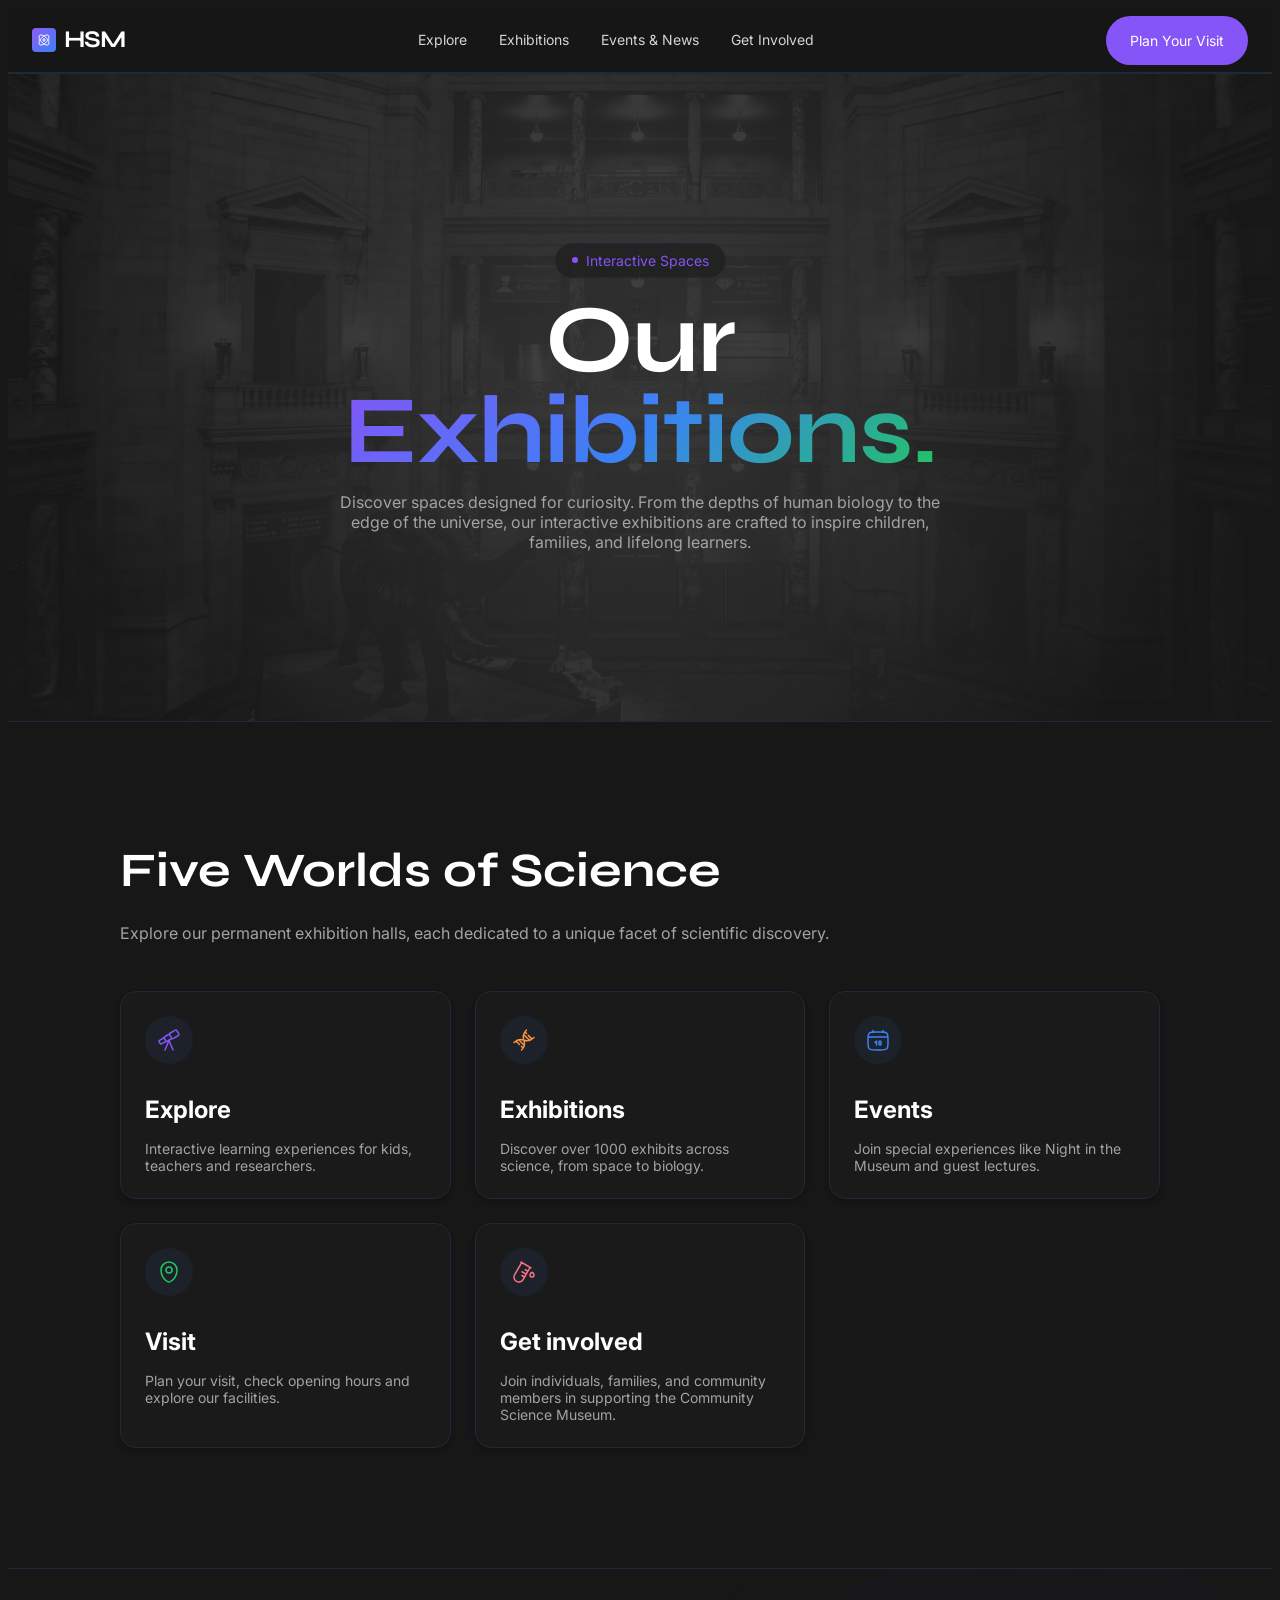
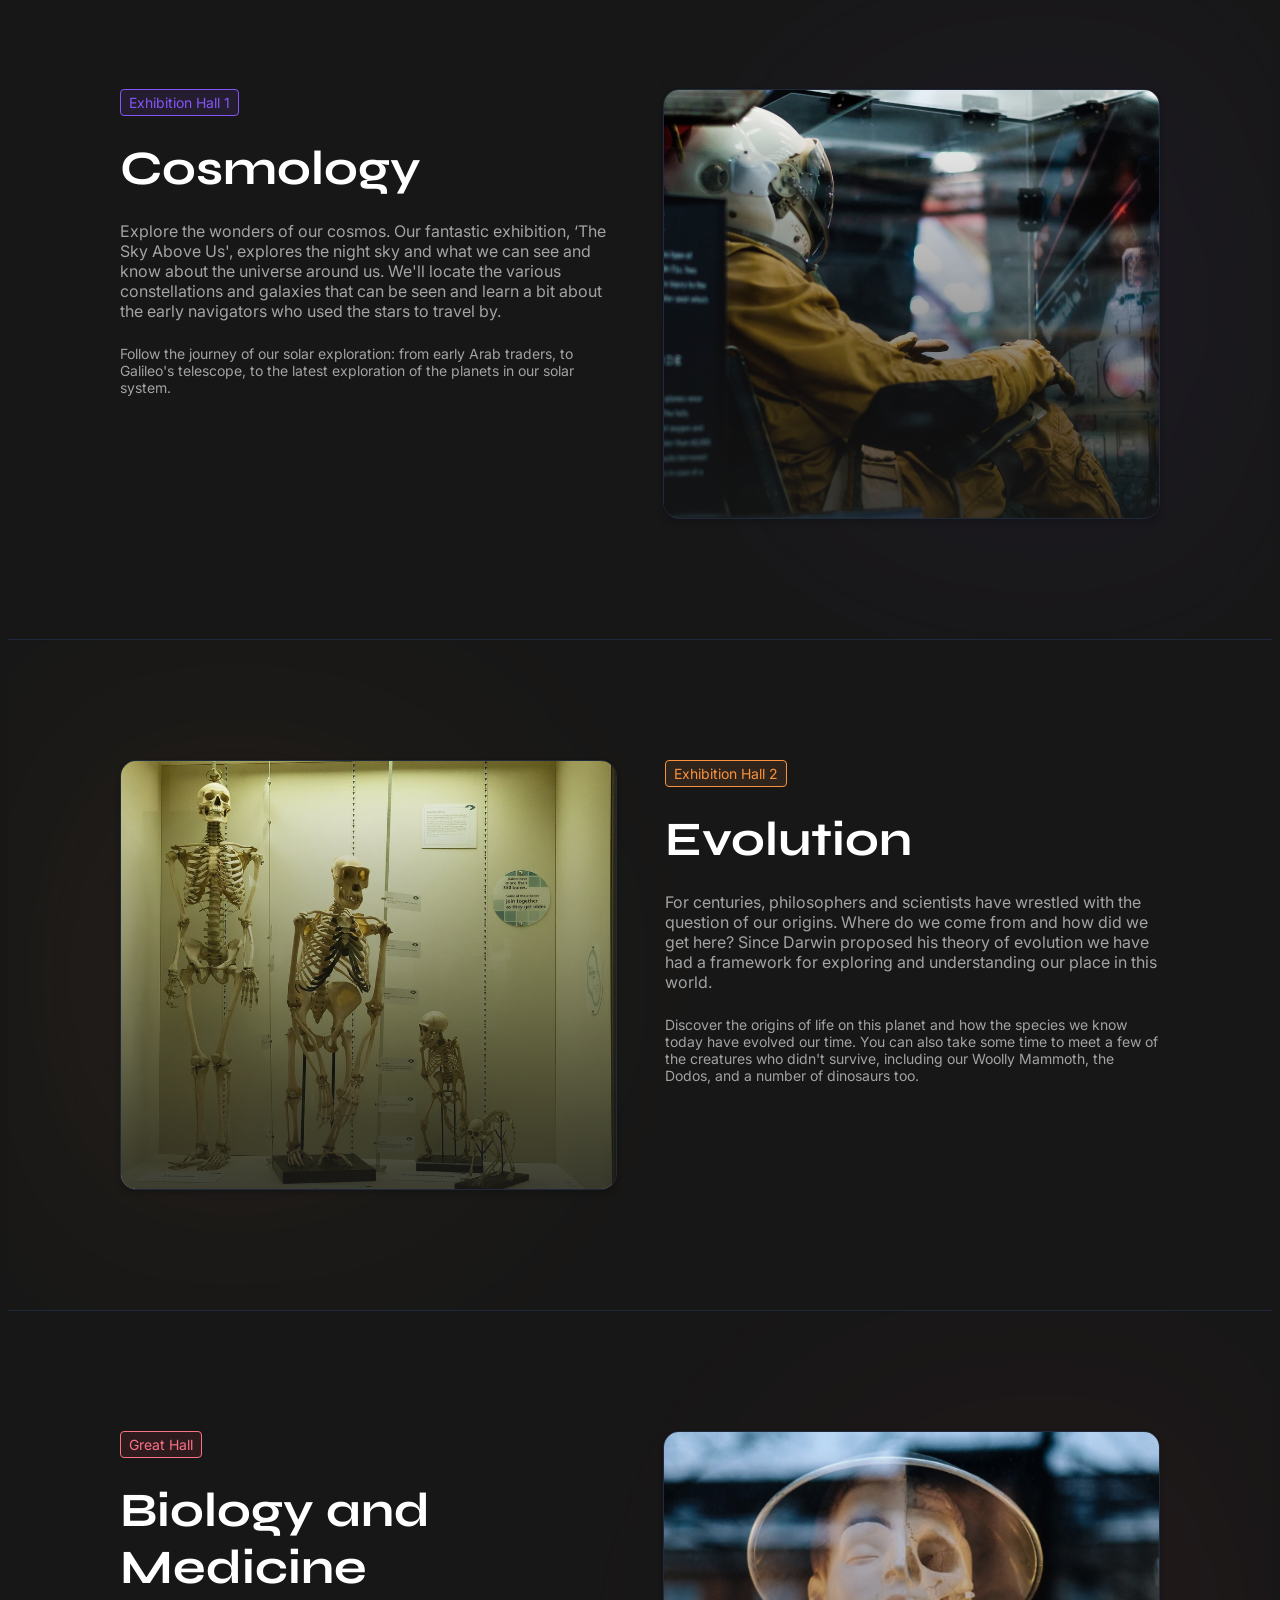
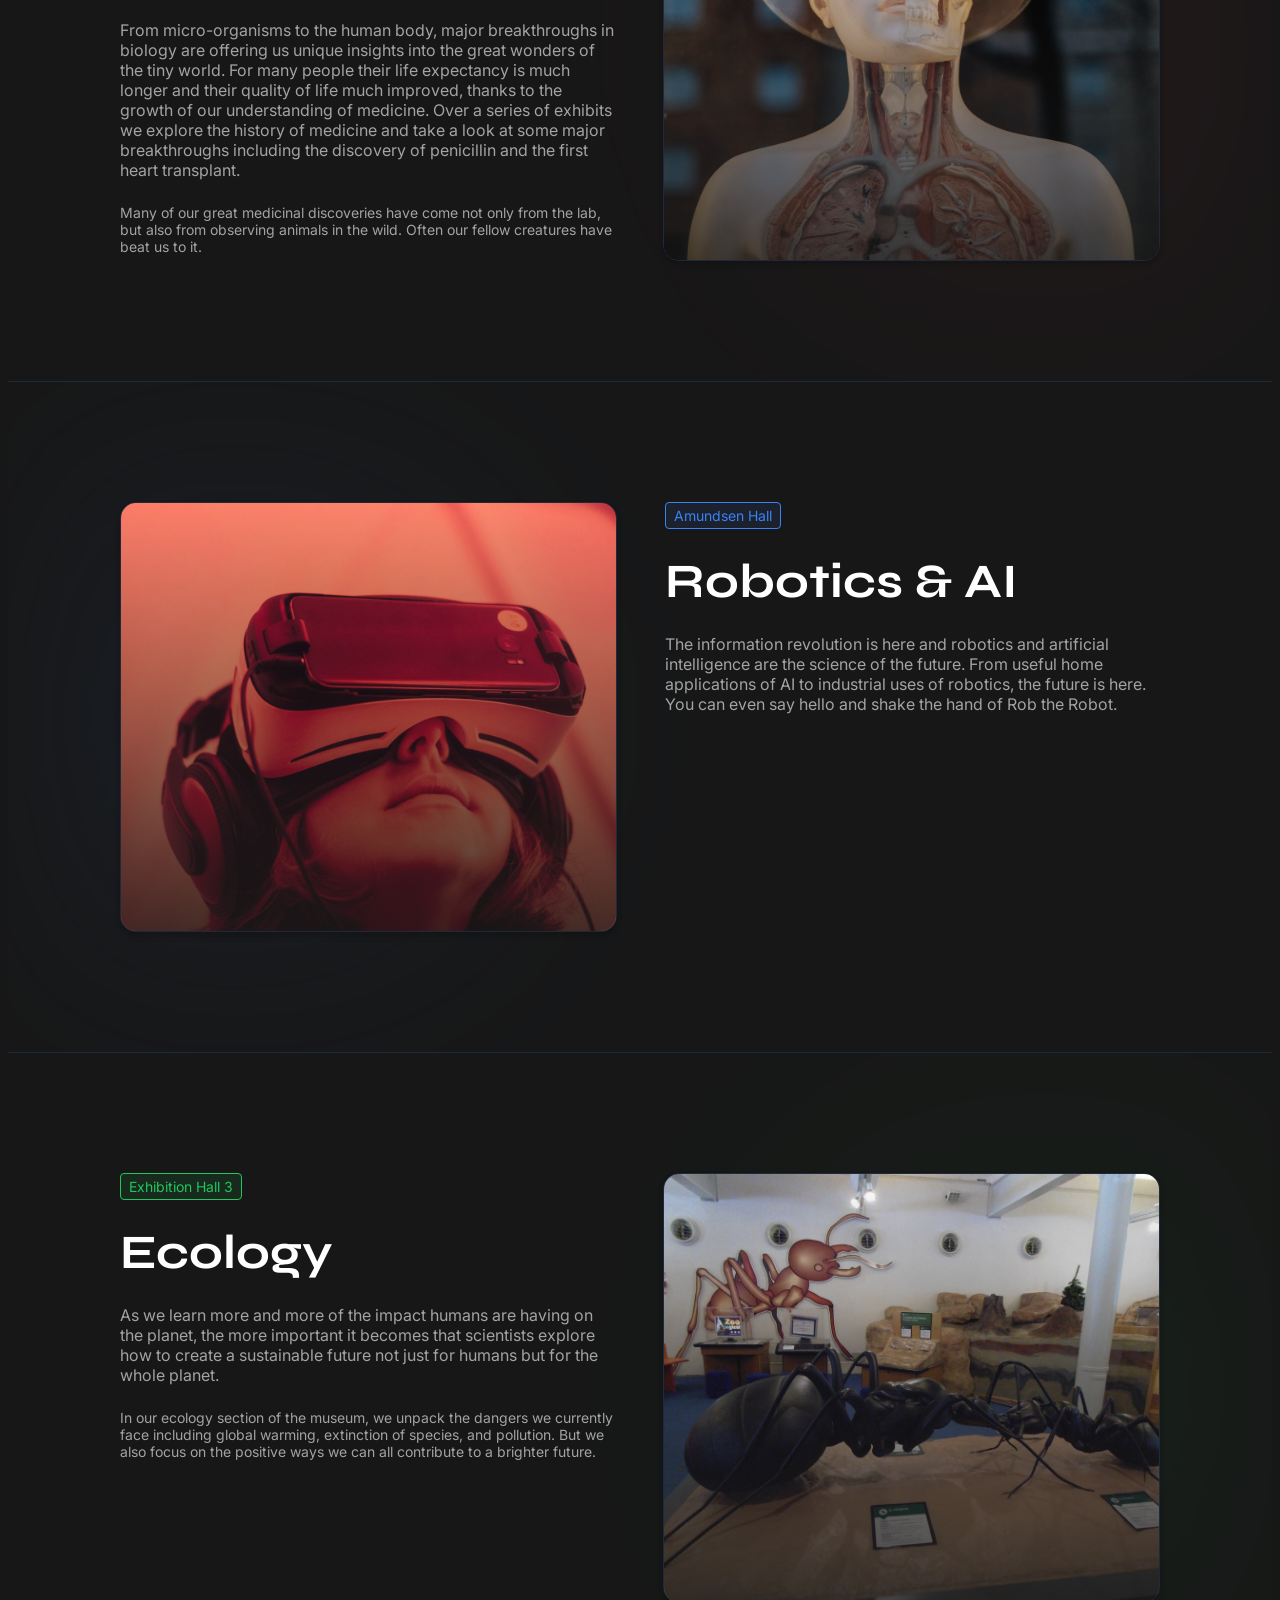
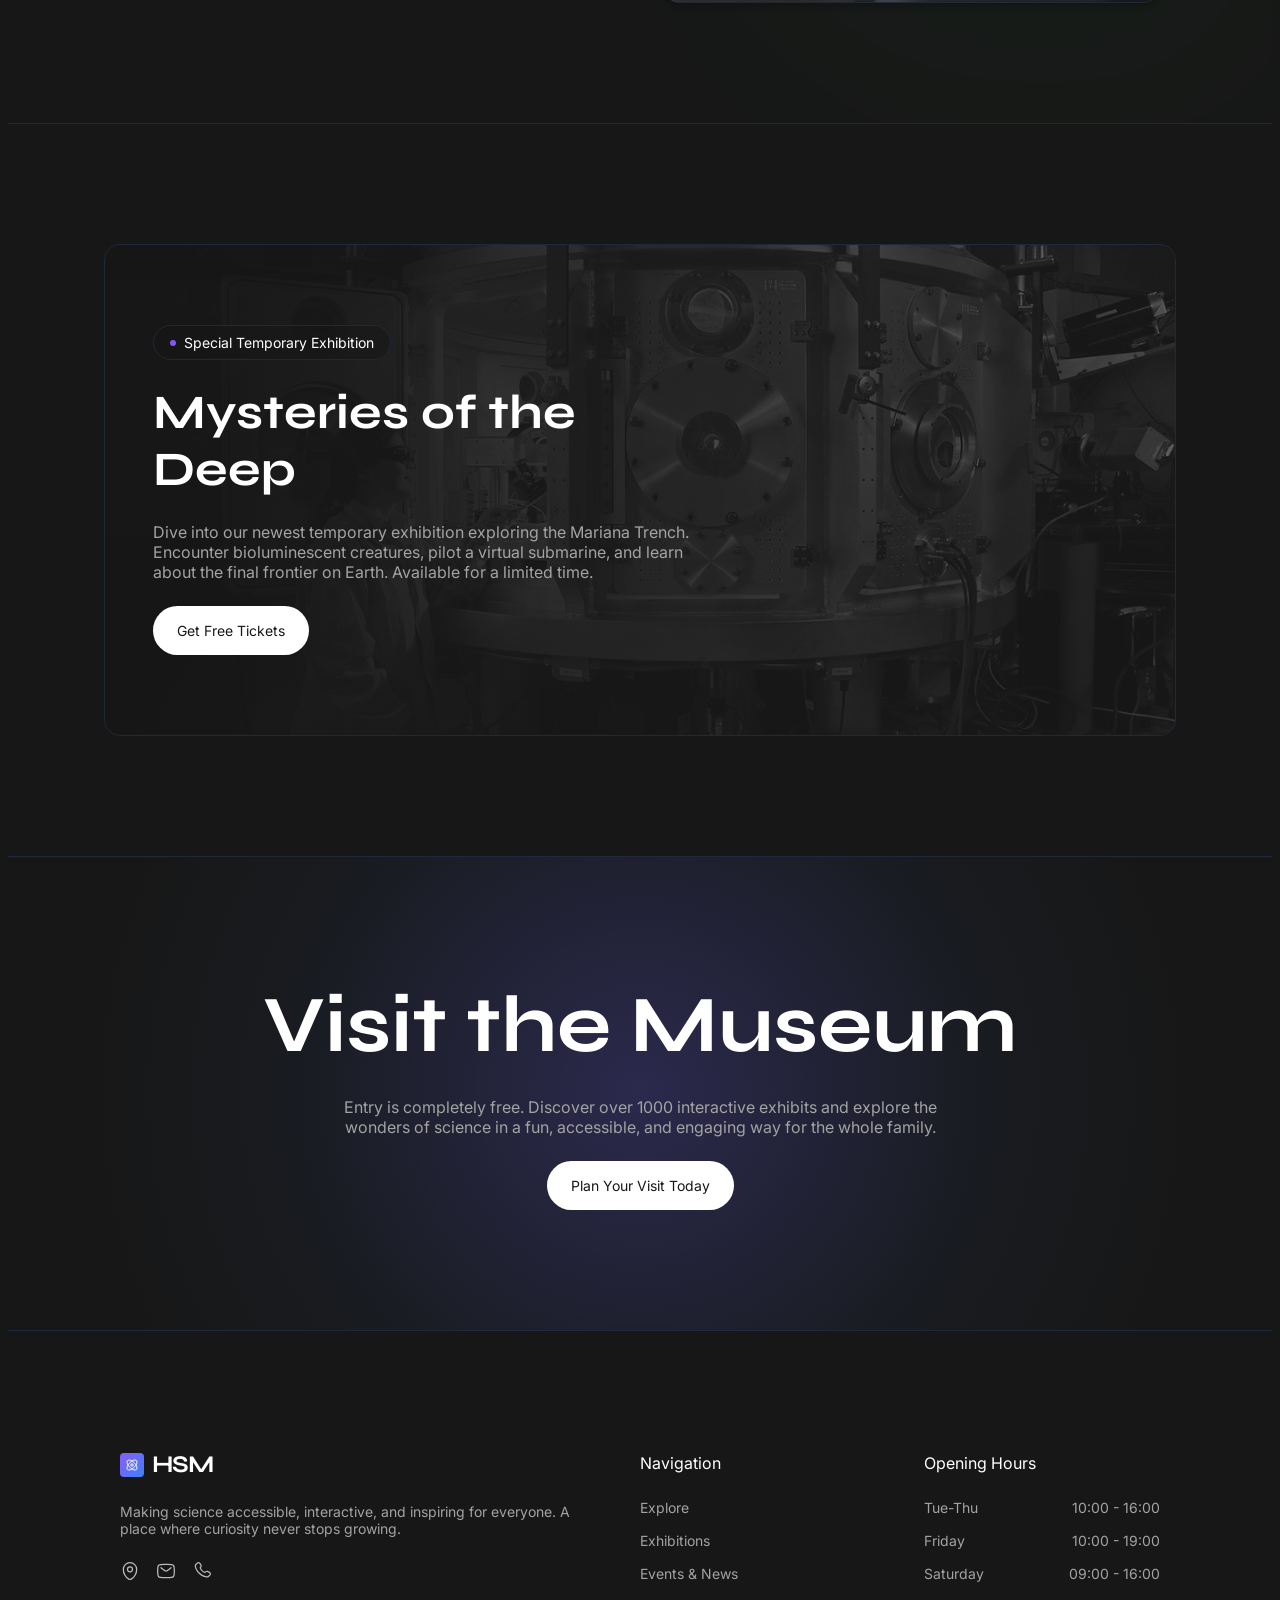
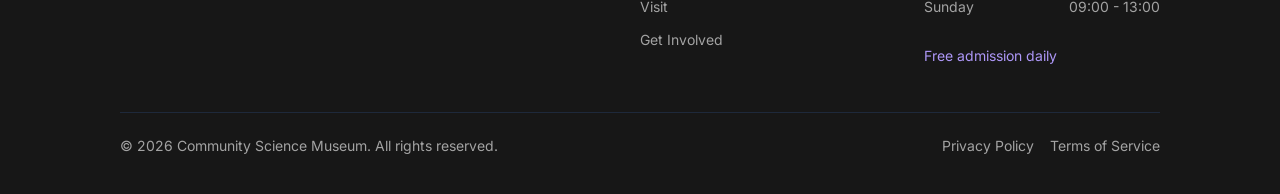
<file: exhibitions.html>
<!doctype html>
<html lang="en">
  <head>
    <meta charset="UTF-8">
    <meta name="viewport" content="width=device-width, initial-scale=1.0">
    <meta
      name="description"
      content="Explore the latest exhibitions at Haugesund Science Museum, featuring interactive displays and educational experiences for all ages."
    >
    <link rel="canonical" href="https://hsm.no/exhibitions">
    <link rel="icon" href="assets/icons/icon.ico" type="image/x-icon">
    <meta property="og:type" content="website">
    <meta property="og:site_name" content="Haugesund Science Museum">
    <meta property="og:title" content="Exhibitions | Haugesund Science Museum">
    <meta
      property="og:description"
      content="Explore the latest exhibitions at Haugesund Science Museum, featuring interactive displays and educational experiences for all ages."
    >
    <meta property="og:url" content="https://hsm.no/exhibitions">
    <meta
      property="og:image"
      content="https://hsm.no/assets/images/interactive-science-museum-exhibition.webp"
    >
    <title>Exhibitions | Haugesund Science Museum</title>
    <link rel="stylesheet" href="src/css/main.css">
    <link rel="preconnect" href="https://fonts.googleapis.com">
    <link rel="preconnect" href="https://fonts.gstatic.com" crossorigin>
    <link
      href="https://fonts.googleapis.com/css2?family=Inter:ital,opsz,wght@0,14..32,100..900;1,14..32,100..900&family=Syne:wght@400..800&display=swap"
      rel="stylesheet"
    >
  </head>
  <body>
    <input type="checkbox" id="menu-toggle" hidden>
    <header class="header">
      <div class="container header__inner">
        <a href="index.html" class="logo">
          <svg
            width="24"
            height="24"
            viewBox="0 0 24 24"
            fill="none"
            xmlns="http://www.w3.org/2000/svg"
          >
            <rect
              width="24"
              height="24"
              rx="4"
              fill="url(#paint0_linear_106_435)"
            />
            <g clip-path="url(#clip0_106_435)">
              <path
                d="M16.471 7.529C17.706 8.7635 16.705 11.766 14.236 14.2355C11.766 16.705 8.76354 17.7055 7.52904 16.471C6.29404 15.236 7.29504 12.234 9.76454 9.7645C12.234 7.295 15.2365 6.2945 16.471 7.529ZM7.52904 7.529C6.29404 8.764 7.29504 11.7665 9.76404 14.2355C12.234 16.705 15.2365 17.7055 16.471 16.471C17.706 15.2365 16.705 12.234 14.2355 9.7645C11.766 7.295 8.76354 6.2945 7.52904 7.529Z"
                stroke="white"
              />
              <path
                d="M13.25 12C13.25 12.3315 13.1183 12.6495 12.8839 12.8839C12.6495 13.1183 12.3315 13.25 12 13.25C11.6685 13.25 11.3505 13.1183 11.1161 12.8839C10.8817 12.6495 10.75 12.3315 10.75 12C10.75 11.6685 10.8817 11.3505 11.1161 11.1161C11.3505 10.8817 11.6685 10.75 12 10.75C12.3315 10.75 12.6495 10.8817 12.8839 11.1161C13.1183 11.3505 13.25 11.6685 13.25 12Z"
                stroke="white"
              />
            </g>
            <defs>
              <linearGradient
                id="paint0_linear_106_435"
                x1="0"
                y1="0"
                x2="24"
                y2="24"
                gradientUnits="userSpaceOnUse"
              >
                <stop offset="0" stop-color="#8B5CF6" />
                <stop offset="1" stop-color="#3B82F6" />
              </linearGradient>
              <clipPath id="clip0_106_435">
                <rect
                  width="12"
                  height="12"
                  fill="white"
                  transform="translate(6 6)"
                />
              </clipPath>
            </defs>
          </svg>
          <span class="logo__text">HSM</span>
        </a>

        <nav class="nav nav--mobile">
          <ul class="nav__list">
            <li>
              <a href="explore.html" class="nav__link text-main-small"
                >Explore</a
              >
            </li>
            <li>
              <a href="exhibitions.html" class="nav__link text-main-small"
                >Exhibitions</a
              >
            </li>
            <li>
              <a href="events.html" class="nav__link text-main-small"
                >Events & News</a
              >
            </li>
            <li>
              <a href="get-involved.html" class="nav__link text-main-small"
                >Get Involved</a
              >
            </li>
          </ul>
        </nav>

        <a href="visit.html" class="btn btn--primary">Plan Your Visit</a>

        <label for="menu-toggle" class="menu-toggle">
          <span aria-hidden="true"></span>
          <span aria-hidden="true"></span>
          <span aria-hidden="true"></span>
          <span class="visually-hidden">Open menu</span>
        </label>
      </div>
    </header>
    <main>
      <section class="hero hero--exhibitions">
        <div class="hero__bg"></div>

        <div class="container hero__content">
          <div class="eyebrow--badge text-main-small">
            <span class="dot"></span>
            Interactive Spaces
          </div>

          <h1>
            Our <br>
            <span class="title-gradient">Exhibitions.</span>
          </h1>

          <p class="hero__text text-main">
            Discover spaces designed for curiosity. From the depths of human
            biology to the edge of the universe, our interactive exhibitions are
            crafted to inspire children, families, and lifelong learners.
          </p>
        </div>
      </section>

      <section class="exhibitions-category">
        <div class="container">
          <div class="section-header">
            <div class="section-header__content">
              <h2 class="section-header__title">Five Worlds of Science</h2>
              <p class="section-header__text text-main">
                Explore our permanent exhibition halls, each dedicated to a
                unique facet of scientific discovery.
              </p>
            </div>
          </div>
          <div class="exhibitions-category__grid">
            <a href="explore.html" class="feature-card feature-card--violet">
              <div class="feature-card__icon-box">
                <svg
                  class="icon"
                  viewBox="0 0 24 24"
                  fill="none"
                  xmlns="http://www.w3.org/2000/svg"
                >
                  <path
                    d="M12.2431 6.18402L8.55914 8.27402C7.72814 8.74602 7.31214 8.98202 7.20414 9.38602C7.09614 9.79002 7.33814 10.202 7.82214 11.026L8.41714 12.041C8.88914 12.843 9.12414 13.244 9.52014 13.35C9.91614 13.456 10.3201 13.226 11.1301 12.767L14.8651 10.647M7.05614 9.72302L3.42414 11.784C2.56714 12.27 2.13914 12.514 2.02714 12.926C1.91514 13.338 2.16214 13.759 2.65614 14.601C3.15014 15.442 3.39714 15.863 3.81714 15.974C4.23714 16.085 4.66514 15.841 5.52114 15.355L9.15414 13.293M21.3441 5.18502L20.2951 3.39902C19.8011 2.55802 19.5541 2.13702 19.1351 2.02602C18.7151 1.91602 18.2871 2.15902 17.4301 2.64502L13.7471 4.73502C12.9151 5.20702 12.5001 5.44302 12.3921 5.84702C12.2831 6.25202 12.5251 6.66402 13.0091 7.48702L14.1291 9.39502C14.6001 10.197 14.8361 10.598 15.2321 10.704C15.6281 10.81 16.0321 10.58 16.8411 10.121L20.5761 8.00102C21.4331 7.51502 21.8611 7.27202 21.9731 6.86002C22.0851 6.44802 21.8381 6.02702 21.3441 5.18502Z"
                    stroke="currentColor"
                    stroke-width="1.5"
                    stroke-linejoin="round"
                  />
                  <path
                    d="M16 22L12 12.5L8 22"
                    stroke="currentColor"
                    stroke-width="1.5"
                    stroke-linecap="round"
                  />
                </svg>
              </div>
              <h3 class="feature-card__title">Explore</h3>
              <p class="feature-card__text text-main-small">
                Interactive learning experiences for kids, teachers and
                researchers.
              </p>
            </a>

            <a
              href="exhibitions.html"
              class="feature-card feature-card--orange"
            >
              <div class="feature-card__icon-box">
                <svg
                  class="icon"
                  viewBox="0 0 24 24"
                  fill="none"
                  xmlns="http://www.w3.org/2000/svg"
                >
                  <path
                    d="M11.848 12.152L12.046 12.221C15.306 13.343 19.23 12.27 22 9.5M11.848 12.152L11.29 11.961C8.248 10.913 4.585 11.915 2 14.5M11.848 12.152L11.779 11.954C10.657 8.694 11.73 4.77 14.5 2M11.848 12.152L12.039 12.71C13.087 15.751 12.085 19.415 9.5 22M6.765 11.843L11.843 16.922M11.844 6.765L16.922 11.843M4 13L7.5 16.5M19.778 10.89L16.278 7.39M9.305 18.191L10.892 19.778M14.587 5.587L13 4"
                    stroke="currentColor"
                    stroke-width="1.5"
                    stroke-linecap="round"
                  />
                </svg>
              </div>
              <h3 class="feature-card__title">Exhibitions</h3>
              <p class="feature-card__text text-main-small">
                Discover over 1000 exhibits across science, from space to
                biology.
              </p>
            </a>

            <a href="events.html" class="feature-card feature-card--blue">
              <div class="feature-card__icon-box">
                <svg
                  class="icon"
                  viewBox="0 0 24 24"
                  fill="none"
                  xmlns="http://www.w3.org/2000/svg"
                >
                  <path
                    d="M2 12C2 8.229 2 6.343 3.172 5.172C4.344 4.001 6.229 4 10 4H14C17.771 4 19.657 4 20.828 5.172C21.999 6.344 22 8.229 22 12V14C22 17.771 22 19.657 20.828 20.828C19.656 21.999 17.771 22 14 22H10C6.229 22 4.343 22 3.172 20.828C2.001 19.656 2 17.771 2 14V12Z"
                    stroke="currentColor"
                    stroke-width="1.5"
                  />
                  <path
                    d="M7 4V2.5M17 4V2.5"
                    stroke="currentColor"
                    stroke-width="1.5"
                    stroke-linecap="round"
                  />
                  <path
                    d="M9 14.5L10.5 13V17"
                    stroke="currentColor"
                    stroke-width="1.5"
                    stroke-linecap="round"
                    stroke-linejoin="round"
                  />
                  <path
                    d="M2.5 9H21.5M13 16V14C13 13.7348 13.1054 13.4804 13.2929 13.2929C13.4804 13.1054 13.7348 13 14 13C14.2652 13 14.5196 13.1054 14.7071 13.2929C14.8946 13.4804 15 13.7348 15 14V16C15 16.2652 14.8946 16.5196 14.7071 16.7071C14.5196 16.8946 14.2652 17 14 17C13.7348 17 13.4804 16.8946 13.2929 16.7071C13.1054 16.5196 13 16.2652 13 16Z"
                    stroke="currentColor"
                    stroke-width="1.5"
                    stroke-linecap="round"
                  />
                </svg>
              </div>
              <h3 class="feature-card__title">Events</h3>
              <p class="feature-card__text text-main-small">
                Join special experiences like Night in the Museum and guest
                lectures.
              </p>
            </a>

            <a href="visit.html" class="feature-card feature-card--green">
              <div class="feature-card__icon-box">
                <svg
                  class="icon"
                  viewBox="0 0 24 24"
                  fill="none"
                  xmlns="http://www.w3.org/2000/svg"
                >
                  <path
                    d="M4 10.143C4 5.646 7.582 2 12 2C16.418 2 20 5.646 20 10.143C20 14.605 17.447 19.813 13.463 21.674C13.0051 21.8884 12.5056 21.9996 12 21.9996C11.4944 21.9996 10.9949 21.8884 10.537 21.674C6.553 19.812 4 14.606 4 10.144V10.143Z"
                    stroke="currentColor"
                    stroke-width="1.5"
                  />
                  <path
                    d="M12 13C13.6569 13 15 11.6569 15 10C15 8.34315 13.6569 7 12 7C10.3431 7 9 8.34315 9 10C9 11.6569 10.3431 13 12 13Z"
                    stroke="currentColor"
                    stroke-width="1.5"
                  />
                </svg>
              </div>
              <h3 class="feature-card__title">Visit</h3>
              <p class="feature-card__text text-main-small">
                Plan your visit, check opening hours and explore our facilities.
              </p>
            </a>

            <a href="get-involved.html" class="feature-card feature-card--red">
              <div class="feature-card__icon-box">
                <svg
                  class="icon"
                  viewBox="0 0 24 24"
                  fill="none"
                  xmlns="http://www.w3.org/2000/svg"
                >
                  <path
                    d="M9.74923 2.494L18.1592 7.32M18.1592 7.32L15.9022 11.216M18.1592 7.32L19.0002 7.804M12.5502 17.001L11.0552 19.581C10.4093 20.6931 9.34894 21.5038 8.10642 21.8356C6.8639 22.1673 5.54053 21.9931 4.42623 21.351C3.87502 21.0348 3.39165 20.6129 3.00388 20.1095C2.61611 19.606 2.33155 19.031 2.16655 18.4173C2.00154 17.8037 1.95933 17.1635 2.04233 16.5334C2.12533 15.9034 2.33192 15.296 2.65023 14.746L9.75023 2.494L8.91323 2M12.5502 17.001L14.1892 14.174L15.9022 11.216M12.5502 17.001L9.93723 15.497M15.9022 11.216L13.3442 9.745M14.1882 14.174L9.98523 11.756"
                    stroke="currentColor"
                    stroke-width="1.5"
                    stroke-linecap="round"
                  />
                  <path
                    d="M22 14.9169C22 16.0669 21.105 16.9999 20 16.9999C18.895 16.9999 18 16.0669 18 14.9169C18 14.1969 18.783 13.2359 19.37 12.6169C19.4505 12.5303 19.548 12.4612 19.6564 12.4139C19.7648 12.3667 19.8818 12.3423 20 12.3423C20.1182 12.3423 20.2352 12.3667 20.3436 12.4139C20.452 12.4612 20.5495 12.5303 20.63 12.6169C21.217 13.2359 22 14.1969 22 14.9169Z"
                    stroke="currentColor"
                    stroke-width="1.5"
                  />
                </svg>
              </div>
              <h3 class="feature-card__title">Get involved</h3>
              <p class="feature-card__text text-main-small">
                Join individuals, families, and community members in supporting
                the Community Science Museum.
              </p>
            </a>
          </div>
        </div>
      </section>

      <section class="content-split content-split--violet" id="cosmology">
        <div class="container content-split__inner">
          <div class="content-split__content">
            <div class="eyebrow eyebrow--simple text-main-small">
              Exhibition Hall 1
            </div>

            <h2 class="content-split__title">Cosmology</h2>

            <p class="content-split__text text-main">
              Explore the wonders of our cosmos. Our fantastic exhibition, ‘The
              Sky Above Us', explores the night sky and what we can see and know
              about the universe around us. We'll locate the various
              constellations and galaxies that can be seen and learn a bit about
              the early navigators who used the stars to travel by.
            </p>

            <p class="content-split__text text-main-small">
              Follow the journey of our solar exploration: from early Arab
              traders, to Galileo's telescope, to the latest exploration of the
              planets in our solar system.
            </p>
          </div>

          <div class="content-split__media">
            <img
              src="assets/images/astronaut-cockpit-exhibit.webp"
              alt="Astronaut suit and helmet display in a cockpit exhibit at a science museum."
            >
          </div>
        </div>
      </section>

      <section
        class="content-split content-split--orange content-split--reverse"
        id="evolution"
      >
        <div class="container content-split__inner">
          <div class="content-split__content">
            <div class="eyebrow eyebrow--simple text-main-small">
              Exhibition Hall 2
            </div>

            <h2 class="content-split__title">Evolution</h2>

            <p class="content-split__text text-main">
              For centuries, philosophers and scientists have wrestled with the
              question of our origins. Where do we come from and how did we get
              here? Since Darwin proposed his theory of evolution we have had a
              framework for exploring and understanding our place in this world.
            </p>

            <p class="content-split__text text-main-small">
              Discover the origins of life on this planet and how the species we
              know today have evolved our time. You can also take some time to
              meet a few of the creatures who didn't survive, including our
              Woolly Mammoth, the Dodos, and a number of dinosaurs too.
            </p>
          </div>

          <div class="content-split__media">
            <img
              src="assets/images/primate-skeletons-evolution-display.webp"
              alt="Human, gorilla, and chimpanzee skeletons displayed, illustrating evolution at a science museum."
            >
          </div>
        </div>
      </section>

      <section class="content-split content-split--red" id="biology-medicine">
        <div class="container content-split__inner">
          <div class="content-split__content">
            <div class="eyebrow eyebrow--simple text-main-small">
              Great Hall
            </div>

            <h2 class="content-split__title">Biology and Medicine</h2>

            <p class="content-split__text text-main">
              From micro-organisms to the human body, major breakthroughs in
              biology are offering us unique insights into the great wonders of
              the tiny world. For many people their life expectancy is much
              longer and their quality of life much improved, thanks to the
              growth of our understanding of medicine. Over a series of exhibits
              we explore the history of medicine and take a look at some major
              breakthroughs including the discovery of penicillin and the first
              heart transplant.
            </p>

            <p class="content-split__text text-main-small">
              Many of our great medicinal discoveries have come not only from
              the lab, but also from observing animals in the wild. Often our
              fellow creatures have beat us to it.
            </p>
          </div>

          <div class="content-split__media">
            <img
              src="assets/images/human-anatomy-model-science-museum.webp"
              alt="Human anatomy model with internal organs and split head at a science museum exhibit."
            >
          </div>
        </div>
      </section>

      <section
        class="content-split content-split--blue content-split--reverse"
        id="robotics-ai"
      >
        <div class="container content-split__inner">
          <div class="content-split__content">
            <div class="eyebrow eyebrow--simple text-main-small">
              Amundsen Hall
            </div>

            <h2 class="content-split__title">Robotics & AI</h2>

            <p class="content-split__text text-main">
              The information revolution is here and robotics and artificial
              intelligence are the science of the future. From useful home
              applications of AI to industrial uses of robotics, the future is
              here. You can even say hello and shake the hand of Rob the Robot.
            </p>
          </div>

          <div class="content-split__media">
            <img
              src="assets/images/person-vr-headset.webp"
              alt="Person wearing a VR headset and headphones, engaged in interactive learning."
            >
          </div>
        </div>
      </section>

      <section class="content-split content-split--green" id="ecology">
        <div class="container content-split__inner">
          <div class="content-split__content">
            <div class="eyebrow eyebrow--simple text-main-small">
              Exhibition Hall 3
            </div>

            <h2 class="content-split__title">Ecology</h2>

            <p class="content-split__text text-main">
              As we learn more and more of the impact humans are having on the
              planet, the more important it becomes that scientists explore how
              to create a sustainable future not just for humans but for the
              whole planet.
            </p>

            <p class="content-split__text text-main-small">
              In our ecology section of the museum, we unpack the dangers we
              currently face including global warming, extinction of species,
              and pollution. But we also focus on the positive ways we can all
              contribute to a brighter future.
            </p>
          </div>

          <div class="content-split__media">
            <img
              src="assets/images/science-museum-giant-ant-exhibit.webp"
              alt="Large ant sculpture and mural in a science museum, part of an interactive exhibit."
            >
          </div>
        </div>
      </section>

      <section class="temporary-exhibition">
        <div class="container">
          <div class="temporary-exhibition__bg"></div>
          <div class="temporary-exhibition__container">
            <div class="eyebrow--badge text-main-small">
              <span class="dot"></span>
              Special Temporary Exhibition
            </div>
            <h2 class="temporary-exhibition__title">Mysteries of the Deep</h2>

            <p class="temporary-exhibition__description text-main">
              Dive into our newest temporary exhibition exploring the Mariana
              Trench. Encounter bioluminescent creatures, pilot a virtual
              submarine, and learn about the final frontier on Earth. Available
              for a limited time.
            </p>

            <a href="#" class="btn btn--primary-negative">Get Free Tickets</a>
          </div>
        </div>
      </section>

      <section class="cta">
        <div class="cta__background"></div>

        <div class="container cta__content">
          <h2 class="cta__title">Visit the Museum</h2>

          <p class="cta__text text-main">
            Entry is completely free. Discover over 1000 interactive exhibits
            and explore the wonders of science in a fun, accessible, and
            engaging way for the whole family.
          </p>

          <a href="visit.html" class="btn btn--primary-negative">
            Plan Your Visit Today
          </a>
        </div>
      </section>
    </main>

    <footer class="footer">
      <div class="container footer__container">
        <div class="footer__top">
          <div class="footer__column footer__brand">
            <a href="index.html" class="logo">
              <svg
                width="24"
                height="24"
                viewBox="0 0 24 24"
                fill="none"
                xmlns="http://www.w3.org/2000/svg"
              >
                <rect
                  width="24"
                  height="24"
                  rx="4"
                  fill="url(#paint0_linear_106_4356)"
                />
                <g clip-path="url(#clip0_106_4356)">
                  <path
                    d="M16.471 7.529C17.706 8.7635 16.705 11.766 14.236 14.2355C11.766 16.705 8.76354 17.7055 7.52904 16.471C6.29404 15.236 7.29504 12.234 9.76454 9.7645C12.234 7.295 15.2365 6.2945 16.471 7.529ZM7.52904 7.529C6.29404 8.764 7.29504 11.7665 9.76404 14.2355C12.234 16.705 15.2365 17.7055 16.471 16.471C17.706 15.2365 16.705 12.234 14.2355 9.7645C11.766 7.295 8.76354 6.2945 7.52904 7.529Z"
                    stroke="white"
                  />
                  <path
                    d="M13.25 12C13.25 12.3315 13.1183 12.6495 12.8839 12.8839C12.6495 13.1183 12.3315 13.25 12 13.25C11.6685 13.25 11.3505 13.1183 11.1161 12.8839C10.8817 12.6495 10.75 12.3315 10.75 12C10.75 11.6685 10.8817 11.3505 11.1161 11.1161C11.3505 10.8817 11.6685 10.75 12 10.75C12.3315 10.75 12.6495 10.8817 12.8839 11.1161C13.1183 11.3505 13.25 11.6685 13.25 12Z"
                    stroke="white"
                  />
                </g>
                <defs>
                  <linearGradient
                    id="paint0_linear_106_4356"
                    x1="0"
                    y1="0"
                    x2="24"
                    y2="24"
                    gradientUnits="userSpaceOnUse"
                  >
                    <stop offset="0" stop-color="#8B5CF6" />
                    <stop offset="1" stop-color="#3B82F6" />
                  </linearGradient>
                  <clipPath id="clip0_106_4356">
                    <rect
                      width="12"
                      height="12"
                      fill="white"
                      transform="translate(6 6)"
                    />
                  </clipPath>
                </defs>
              </svg>
              <span class="logo__text">HSM</span>
            </a>

            <p class="footer__text text-main-small">
              Making science accessible, interactive, and inspiring for
              everyone. A place where curiosity never stops growing.
            </p>

            <div class="footer__socials">
              <a href="https://maps.app.goo.gl/Lmwgb6FvNTnwoeZa6"
                ><svg
                  class="icon"
                  viewBox="0 0 24 24"
                  fill="none"
                  xmlns="http://www.w3.org/2000/svg"
                >
                  <path
                    d="M4 10.143C4 5.646 7.582 2 12 2C16.418 2 20 5.646 20 10.143C20 14.605 17.447 19.813 13.463 21.674C13.0051 21.8884 12.5056 21.9996 12 21.9996C11.4944 21.9996 10.9949 21.8884 10.537 21.674C6.553 19.812 4 14.606 4 10.144V10.143Z"
                    stroke="currentColor"
                    stroke-width="1.5"
                  />
                  <path
                    d="M12 13C13.6569 13 15 11.6569 15 10C15 8.34315 13.6569 7 12 7C10.3431 7 9 8.34315 9 10C9 11.6569 10.3431 13 12 13Z"
                    stroke="currentColor"
                    stroke-width="1.5"
                  /></svg></a
              ><a href="mailto:contact@hsm.no">
                <svg
                  class="icon"
                  viewBox="0 0 20 20"
                  fill="none"
                  xmlns="http://www.w3.org/2000/svg"
                >
                  <path
                    d="M1.6665 9.99992C1.6665 6.85742 1.6665 5.28575 2.64317 4.30992C3.61984 3.33409 5.19067 3.33325 8.33317 3.33325H11.6665C14.809 3.33325 16.3807 3.33325 17.3565 4.30992C18.3323 5.28659 18.3332 6.85742 18.3332 9.99992C18.3332 13.1424 18.3332 14.7141 17.3565 15.6899C16.3798 16.6658 14.809 16.6666 11.6665 16.6666H8.33317C5.19067 16.6666 3.619 16.6666 2.64317 15.6899C1.66734 14.7133 1.6665 13.1424 1.6665 9.99992Z"
                    stroke="currentColor"
                    stroke-width="1.25"
                  />
                  <path
                    d="M5 6.6665L6.79917 8.1665C8.33 9.4415 9.095 10.079 10 10.079C10.905 10.079 11.6708 9.4415 13.2008 8.16567L15 6.6665"
                    stroke="currentColor"
                    stroke-width="1.25"
                    stroke-linecap="round"
                  /></svg></a
              ><a href="callto:1234567890">
                <svg
                  class="icon"
                  viewBox="0 0 20 20"
                  fill="none"
                  xmlns="http://www.w3.org/2000/svg"
                >
                  <path
                    d="M13.8573 11.5757L14.2373 11.1982L13.3548 10.3116L12.9765 10.6891L13.8573 11.5757ZM15.5115 11.0399L17.104 11.9057L17.6998 10.8074L16.1082 9.94238L15.5115 11.0399ZM17.4098 13.6257L16.2265 14.8032L17.1073 15.6891L18.2907 14.5124L17.4098 13.6257ZM15.5048 15.1816C14.2965 15.2949 11.1715 15.1941 7.78649 11.8291L6.90482 12.7149C10.5982 16.3874 14.114 16.5674 15.6215 16.4266L15.5048 15.1816ZM7.78649 11.8291C4.56065 8.62072 4.02565 5.92322 3.95899 4.75239L2.71065 4.82322C2.79399 6.29655 3.45649 9.28655 6.90482 12.7149L7.78649 11.8291ZM8.93232 6.67905L9.17149 6.44072L8.29149 5.55488L8.05232 5.79239L8.93232 6.67905ZM9.36149 3.41155L8.31149 2.00822L7.31065 2.75822L8.36065 4.16072L9.36149 3.41155ZM4.77732 1.70239L3.46899 3.00239L4.35065 3.88905L5.65815 2.58905L4.77732 1.70239ZM8.49232 6.23572C8.05065 5.79239 8.05065 5.79239 8.05065 5.79405H8.04899L8.04649 5.79738C8.00688 5.83731 7.97143 5.88115 7.94065 5.92822C7.89565 5.99488 7.84649 6.08239 7.80482 6.19322C7.70338 6.47932 7.67811 6.78689 7.73149 7.08572C7.84315 7.80655 8.33982 8.75905 9.61149 10.0241L10.4932 9.13739C9.30232 7.95405 9.01899 7.23405 8.96649 6.89405C8.94149 6.73238 8.96732 6.65239 8.97482 6.63405C8.97982 6.62294 8.97982 6.62127 8.97482 6.62905C8.96739 6.64055 8.95903 6.65142 8.94982 6.66155L8.94149 6.66988L8.93315 6.67738L8.49232 6.23572ZM9.61149 10.0241C10.884 11.2891 11.8415 11.7824 12.5632 11.8924C12.9323 11.9491 13.2298 11.9041 13.4557 11.8199C13.5822 11.7736 13.7003 11.7072 13.8057 11.6232L13.8473 11.5857L13.8532 11.5807L13.8557 11.5782L13.8565 11.5766C13.8565 11.5766 13.8573 11.5757 13.4165 11.1324C12.9748 10.6891 12.9773 10.6882 12.9773 10.6882L12.979 10.6866L12.9807 10.6849L12.9857 10.6807L12.994 10.6724L13.0257 10.6474C13.0334 10.6424 13.0315 10.6429 13.0198 10.6491C12.999 10.6566 12.9173 10.6824 12.7532 10.6574C12.4082 10.6041 11.6832 10.3207 10.4932 9.13739L9.61149 10.0241ZM8.31149 2.00739C7.46149 0.874052 5.79149 0.694052 4.77732 1.70239L5.65815 2.58905C6.10149 2.14822 6.88815 2.19405 7.31065 2.75822L8.31149 2.00739ZM3.95982 4.75322C3.94315 4.46489 4.07565 4.16322 4.35065 3.88989L3.46815 3.00322C3.02065 3.44822 2.66815 4.07822 2.71065 4.82322L3.95982 4.75322ZM16.2265 14.8032C15.9982 15.0316 15.7515 15.1599 15.5057 15.1824L15.6215 16.4266C16.234 16.3691 16.7348 16.0607 17.1082 15.6899L16.2265 14.8032ZM9.17149 6.44072C9.99232 5.62489 10.0532 4.33572 9.36232 3.41238L8.36149 4.16155C8.69732 4.61072 8.64732 5.19988 8.29065 5.55572L9.17149 6.44072ZM17.1048 11.9066C17.7857 12.2766 17.8915 13.1482 17.4107 13.6266L18.2923 14.5124C19.409 13.4016 19.0648 11.5491 17.7007 10.8082L17.1048 11.9066ZM14.2373 11.1991C14.5573 10.8807 15.0723 10.8024 15.5123 11.0407L16.109 9.94322C15.2057 9.45155 14.0857 9.58739 13.3557 10.3124L14.2373 11.1991Z"
                    fill="currentColor"
                  /></svg
              ></a>
            </div>
          </div>

          <nav class="footer__column" aria-label="Footer">
            <h3 class="footer__title text-main">Navigation</h3>
            <ul class="footer__list text-main-small">
              <li><a href="explore.html">Explore</a></li>
              <li><a href="exhibitions.html">Exhibitions</a></li>
              <li><a href="events.html">Events & News</a></li>
              <li><a href="visit.html">Visit</a></li>
              <li><a href="get-involved.html">Get Involved</a></li>
            </ul>
          </nav>

          <div class="footer__column">
            <h3 class="footer__title text-main">Opening Hours</h3>

            <div class="footer__hours text-main-small">
              <div><span>Tue-Thu</span><span>10:00 - 16:00</span></div>
              <div><span>Friday</span><span>10:00 - 19:00</span></div>
              <div><span>Saturday</span><span>09:00 - 16:00</span></div>
              <div><span>Sunday</span><span>09:00 - 13:00</span></div>
            </div>

            <p class="footer__caption text-main-small">Free admission daily</p>
          </div>
        </div>

        <div class="footer__bottom">
          <p class="footer__copyright text-main-small">
            © 2026 Community Science Museum. All rights reserved.
          </p>

          <div class="footer__legal text text-main-small">
            <a href="#">Privacy Policy</a>
            <a href="#">Terms of Service</a>
          </div>
        </div>
      </div>
    </footer>
  </body>
</html>
</file>
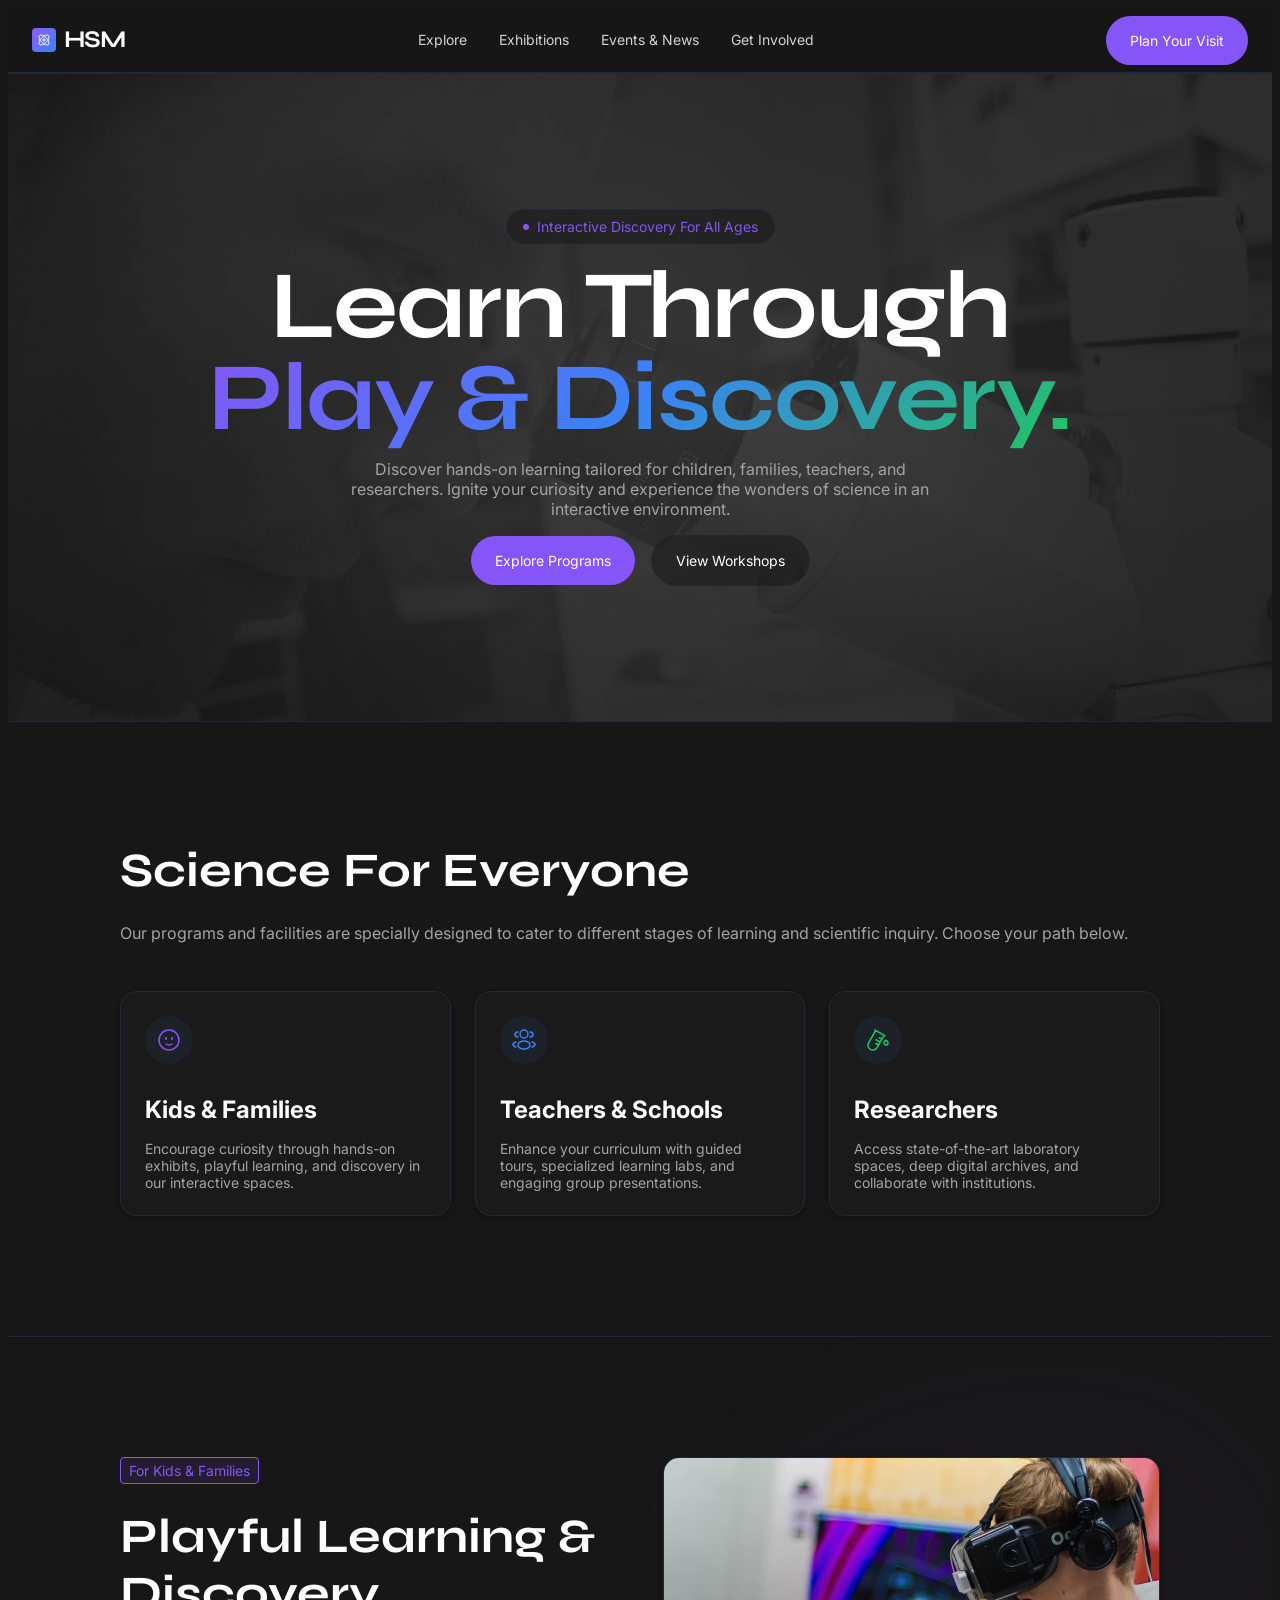
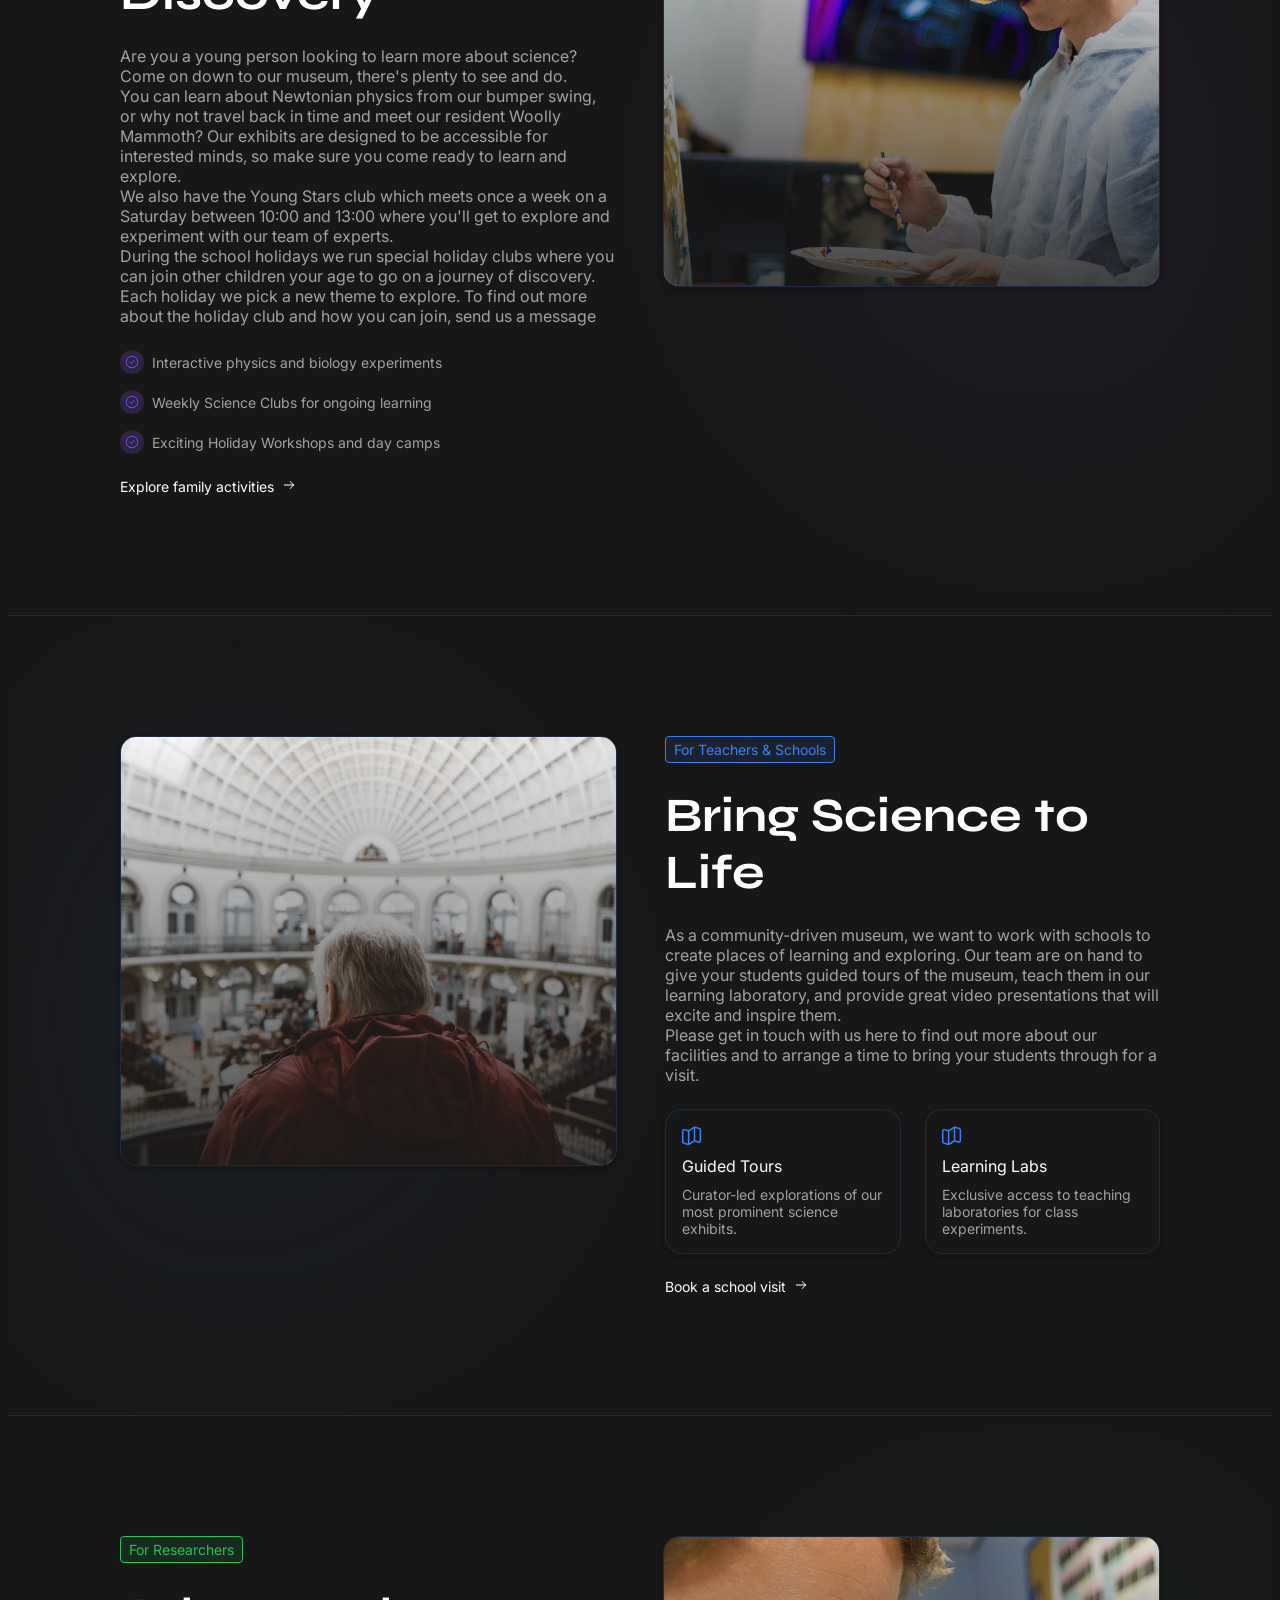
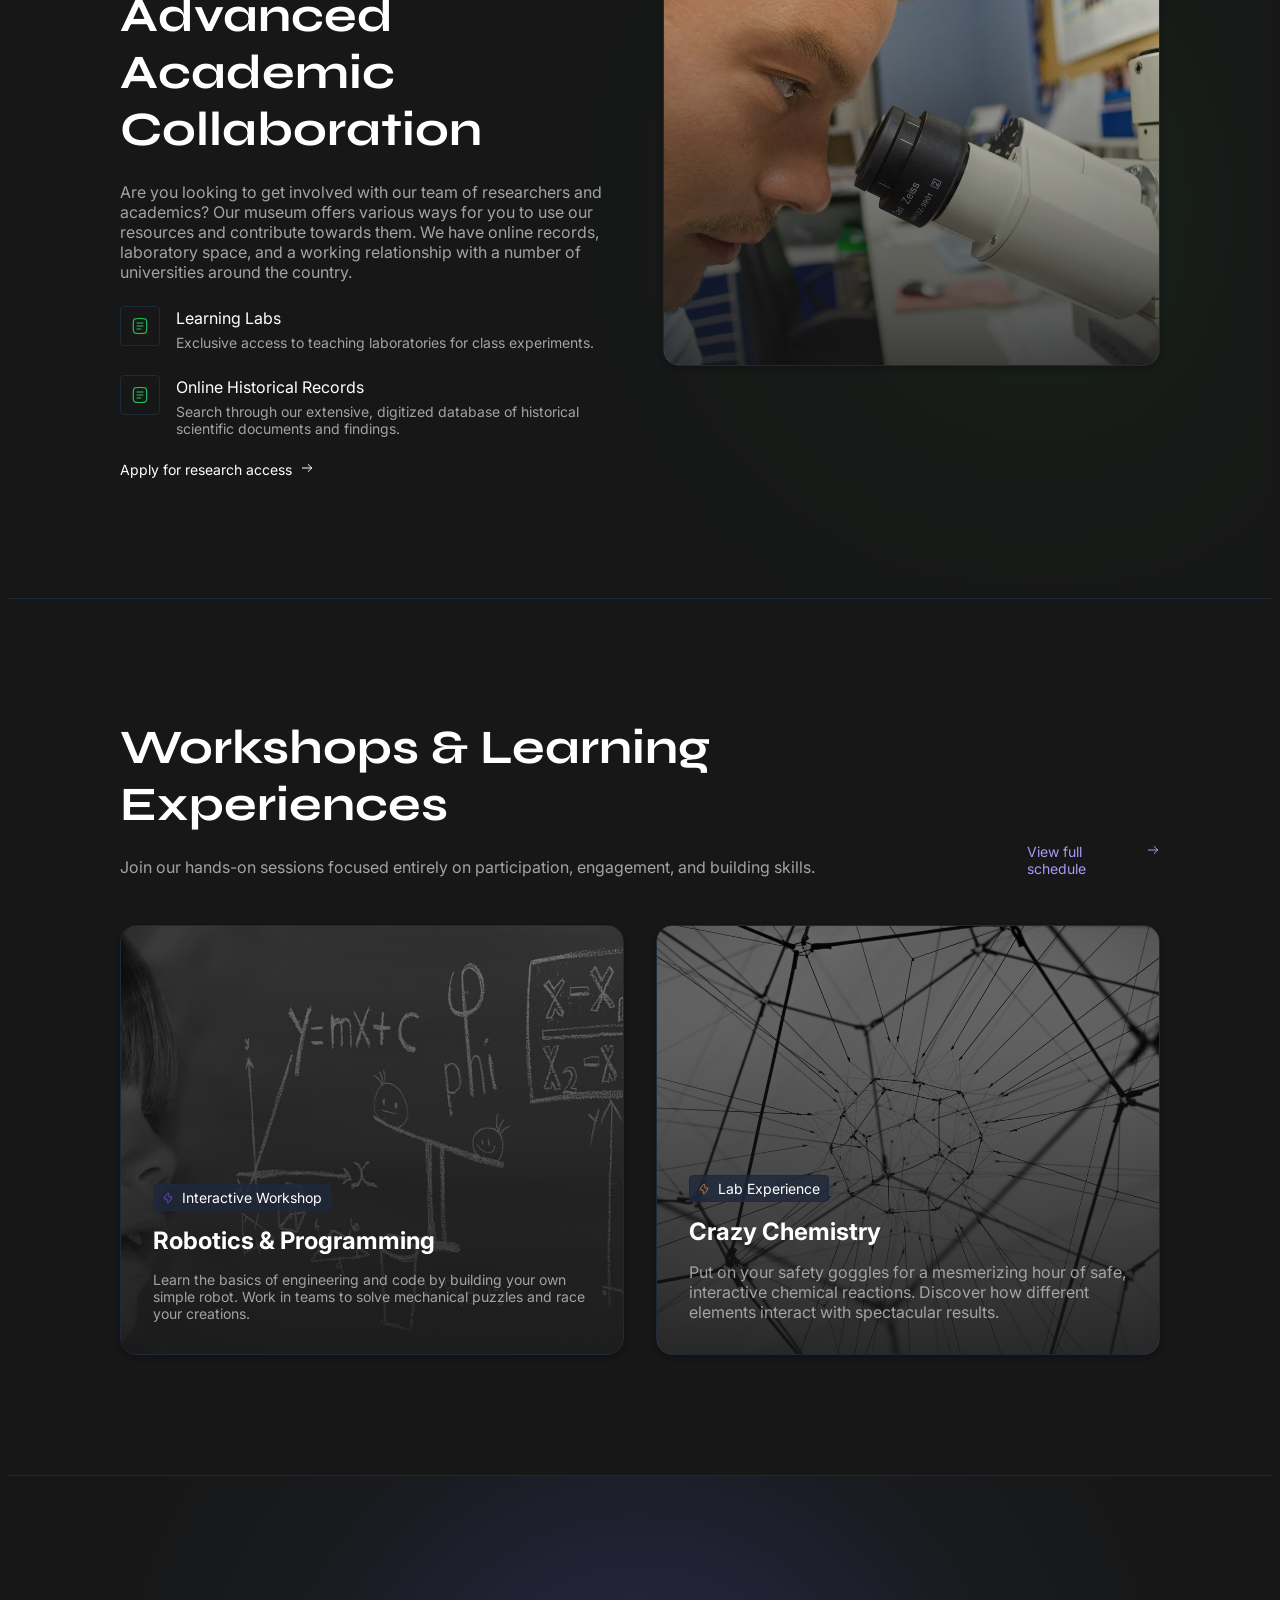
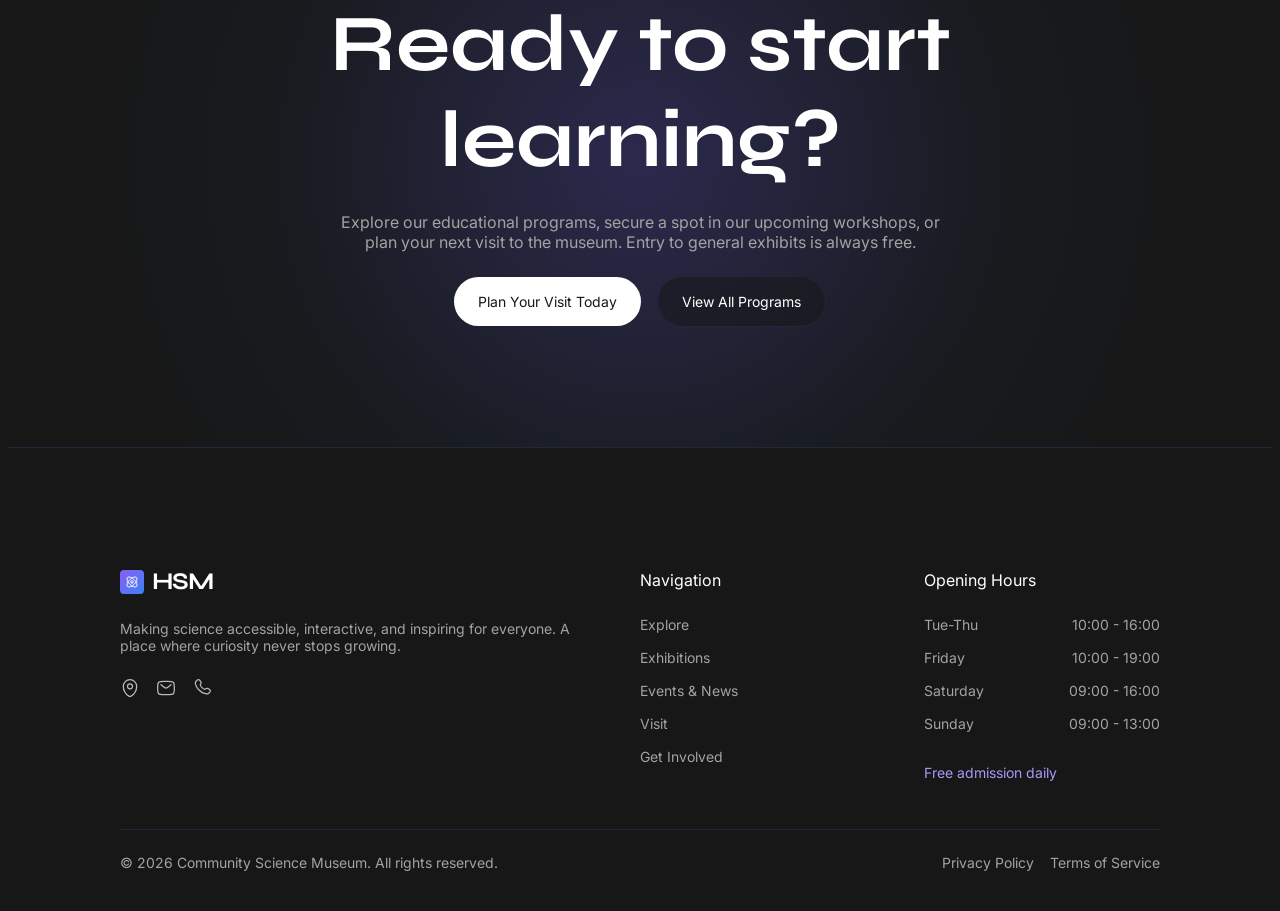
<file: explore.html>
<!doctype html>
<html lang="en">
  <head>
    <meta charset="UTF-8">
    <meta name="viewport" content="width=device-width, initial-scale=1.0">
    <meta
      name="description"
      content="Ignite your curiosity at Haugesund Science Museum. Explore interactive exhibits, hands-on workshops, and weekly science clubs for all ages. Free admission, open daily."
    >
    <link rel="canonical" href="https://hsm.no/explore">
    <link rel="icon" href="assets/icons/icon.ico" type="image/x-icon">
    <meta property="og:type" content="website">
    <meta property="og:site_name" content="Haugesund Science Museum">
    <meta property="og:title" content="Explore | Haugesund Science Museum">
    <meta
      property="og:description"
      content="Ignite your curiosity at Haugesund Science Museum. Explore interactive exhibits, hands-on workshops, and weekly science clubs for all ages. Free admission, open daily."
    >
    <meta property="og:url" content="https://hsm.no/explore">
    <meta
      property="og:image"
      content="https://hsm.no/assets/images/science-museum-vr-painting.webp"
    >
    <title>Explore | Haugesund Science Museum</title>
    <link rel="stylesheet" href="src/css/main.css">
    <link rel="preconnect" href="https://fonts.googleapis.com">
    <link rel="preconnect" href="https://fonts.gstatic.com" crossorigin>
    <link
      href="https://fonts.googleapis.com/css2?family=Inter:ital,opsz,wght@0,14..32,100..900;1,14..32,100..900&family=Syne:wght@400..800&display=swap"
      rel="stylesheet"
    >
  </head>
  <body>
    <input type="checkbox" id="menu-toggle" hidden>
    <header class="header">
      <div class="container header__inner">
        <a href="index.html" class="logo">
          <svg
            width="24"
            height="24"
            viewBox="0 0 24 24"
            fill="none"
            xmlns="http://www.w3.org/2000/svg"
          >
            <rect
              width="24"
              height="24"
              rx="4"
              fill="url(#paint0_linear_106_435)"
            />
            <g clip-path="url(#clip0_106_435)">
              <path
                d="M16.471 7.529C17.706 8.7635 16.705 11.766 14.236 14.2355C11.766 16.705 8.76354 17.7055 7.52904 16.471C6.29404 15.236 7.29504 12.234 9.76454 9.7645C12.234 7.295 15.2365 6.2945 16.471 7.529ZM7.52904 7.529C6.29404 8.764 7.29504 11.7665 9.76404 14.2355C12.234 16.705 15.2365 17.7055 16.471 16.471C17.706 15.2365 16.705 12.234 14.2355 9.7645C11.766 7.295 8.76354 6.2945 7.52904 7.529Z"
                stroke="white"
              />
              <path
                d="M13.25 12C13.25 12.3315 13.1183 12.6495 12.8839 12.8839C12.6495 13.1183 12.3315 13.25 12 13.25C11.6685 13.25 11.3505 13.1183 11.1161 12.8839C10.8817 12.6495 10.75 12.3315 10.75 12C10.75 11.6685 10.8817 11.3505 11.1161 11.1161C11.3505 10.8817 11.6685 10.75 12 10.75C12.3315 10.75 12.6495 10.8817 12.8839 11.1161C13.1183 11.3505 13.25 11.6685 13.25 12Z"
                stroke="white"
              />
            </g>
            <defs>
              <linearGradient
                id="paint0_linear_106_435"
                x1="0"
                y1="0"
                x2="24"
                y2="24"
                gradientUnits="userSpaceOnUse"
              >
                <stop offset="0" stop-color="#8B5CF6" />
                <stop offset="1" stop-color="#3B82F6" />
              </linearGradient>
              <clipPath id="clip0_106_435">
                <rect
                  width="12"
                  height="12"
                  fill="white"
                  transform="translate(6 6)"
                />
              </clipPath>
            </defs>
          </svg>
          <span class="logo__text">HSM</span>
        </a>

        <nav class="nav nav--mobile">
          <ul class="nav__list">
            <li>
              <a href="explore.html" class="nav__link text-main-small"
                >Explore</a
              >
            </li>
            <li>
              <a href="exhibitions.html" class="nav__link text-main-small"
                >Exhibitions</a
              >
            </li>
            <li>
              <a href="events.html" class="nav__link text-main-small"
                >Events & News</a
              >
            </li>
            <li>
              <a href="get-involved.html" class="nav__link text-main-small"
                >Get Involved</a
              >
            </li>
          </ul>
        </nav>

        <a href="visit.html" class="btn btn--primary">Plan Your Visit</a>

        <label for="menu-toggle" class="menu-toggle">
          <span aria-hidden="true"></span>
          <span aria-hidden="true"></span>
          <span aria-hidden="true"></span>
          <span class="visually-hidden">Open menu</span>
        </label>
      </div>
    </header>
    <main>
      <section class="hero hero--explore">
        <div class="hero__bg"></div>

        <div class="container hero__content">
          <div class="eyebrow--badge text-main-small">
            <span class="dot"></span>
            Interactive Discovery For All Ages
          </div>

          <h1>
            Learn Through<br>
            <span class="title-gradient">Play & Discovery.</span>
          </h1>

          <p class="hero__text text-main">
            Discover hands-on learning tailored for children, families,
            teachers, and researchers. Ignite your curiosity and experience the
            wonders of science in an interactive environment.
          </p>

          <div class="hero__buttons">
            <a href="visit.html" class="btn btn--primary">Explore Programs</a>
            <a href="exhibitions.html" class="btn btn--secondary"
              >View Workshops</a
            >
          </div>
        </div>
      </section>

      <section class="clients-types">
        <div class="container">
          <div class="section-header">
            <div class="section-header__content">
              <h2 class="section-header__title">Science For Everyone</h2>
              <p class="section-header__text text-main">
                Our programs and facilities are specially designed to cater to
                different stages of learning and scientific inquiry. Choose your
                path below.
              </p>
            </div>
          </div>
          <div class="clients-types__grid">
            <a
              href="explore.html#kids-families"
              class="feature-card feature-card--violet"
            >
              <div class="feature-card__icon-box">
                <svg
                  class="icon"
                  viewBox="0 0 24 24"
                  fill="none"
                  xmlns="http://www.w3.org/2000/svg"
                >
                  <path
                    d="M12 22C17.5228 22 22 17.5228 22 12C22 6.47715 17.5228 2 12 2C6.47715 2 2 6.47715 2 12C2 17.5228 6.47715 22 12 22Z"
                    stroke="currentColor"
                    stroke-width="1.5"
                  />
                  <path
                    d="M9 16C9.85 16.63 10.885 17 12 17C13.115 17 14.15 16.63 15 16"
                    stroke="currentColor"
                    stroke-width="1.5"
                    stroke-linecap="round"
                  />
                  <path
                    d="M16 10.5C16 11.328 15.552 12 15 12C14.448 12 14 11.328 14 10.5C14 9.672 14.448 9 15 9C15.552 9 16 9.672 16 10.5Z"
                    fill="currentColor"
                  />
                  <path
                    d="M9 12C9.55228 12 10 11.3284 10 10.5C10 9.67157 9.55228 9 9 9C8.44772 9 8 9.67157 8 10.5C8 11.3284 8.44772 12 9 12Z"
                    fill="currentColor"
                  />
                </svg>
              </div>
              <h3 class="feature-card__title">Kids & Families</h3>
              <p class="feature-card__text text-main-small">
                Encourage curiosity through hands-on exhibits, playful learning,
                and discovery in our interactive spaces.
              </p>
            </a>

            <a
              href="explore.html#teachers-schools"
              class="feature-card feature-card--blue"
            >
              <div class="feature-card__icon-box">
                <svg
                  class="icon"
                  viewBox="0 0 24 24"
                  fill="none"
                  xmlns="http://www.w3.org/2000/svg"
                >
                  <path
                    d="M12 10C14.2091 10 16 8.20914 16 6C16 3.79086 14.2091 2 12 2C9.79086 2 8 3.79086 8 6C8 8.20914 9.79086 10 12 10Z"
                    stroke="currentColor"
                    stroke-width="1.5"
                  />
                  <path
                    d="M18 9C19.657 9 21 7.88 21 6.5C21 5.12 19.657 4 18 4M6 9C4.343 9 3 7.88 3 6.5C3 5.12 4.343 4 6 4"
                    stroke="currentColor"
                    stroke-width="1.5"
                    stroke-linecap="round"
                  />
                  <path
                    d="M12 21C15.3137 21 18 19.2091 18 17C18 14.7909 15.3137 13 12 13C8.68629 13 6 14.7909 6 17C6 19.2091 8.68629 21 12 21Z"
                    stroke="currentColor"
                    stroke-width="1.5"
                  />
                  <path
                    d="M20 19C21.754 18.615 23 17.641 23 16.5C23 15.359 21.754 14.385 20 14M4 19C2.246 18.615 1 17.641 1 16.5C1 15.359 2.246 14.385 4 14"
                    stroke="currentColor"
                    stroke-width="1.5"
                    stroke-linecap="round"
                  />
                </svg>
              </div>
              <h3 class="feature-card__title">Teachers & Schools</h3>
              <p class="feature-card__text text-main-small">
                Enhance your curriculum with guided tours, specialized learning
                labs, and engaging group presentations.
              </p>
            </a>

            <a
              href="explore.html#researchers"
              class="feature-card feature-card--green"
            >
              <div class="feature-card__icon-box">
                <svg
                  class="icon"
                  viewBox="0 0 24 24"
                  fill="none"
                  xmlns="http://www.w3.org/2000/svg"
                >
                  <path
                    d="M9.74923 2.494L18.1592 7.32M18.1592 7.32L15.9022 11.216M18.1592 7.32L19.0002 7.804M12.5502 17.001L11.0552 19.581C10.4093 20.6931 9.34894 21.5038 8.10642 21.8356C6.8639 22.1673 5.54053 21.9931 4.42623 21.351C3.87502 21.0348 3.39165 20.6129 3.00388 20.1095C2.61611 19.606 2.33155 19.031 2.16655 18.4173C2.00154 17.8037 1.95933 17.1635 2.04233 16.5334C2.12533 15.9034 2.33192 15.296 2.65023 14.746L9.75023 2.494L8.91323 2M12.5502 17.001L14.1892 14.174L15.9022 11.216M12.5502 17.001L9.93723 15.497M15.9022 11.216L13.3442 9.745M14.1882 14.174L9.98523 11.756"
                    stroke="currentColor"
                    stroke-width="1.5"
                    stroke-linecap="round"
                  />
                  <path
                    d="M22 14.9169C22 16.0669 21.105 16.9999 20 16.9999C18.895 16.9999 18 16.0669 18 14.9169C18 14.1969 18.783 13.2359 19.37 12.6169C19.4505 12.5303 19.548 12.4612 19.6564 12.4139C19.7648 12.3667 19.8818 12.3423 20 12.3423C20.1182 12.3423 20.2352 12.3667 20.3436 12.4139C20.452 12.4612 20.5495 12.5303 20.63 12.6169C21.217 13.2359 22 14.1969 22 14.9169Z"
                    stroke="currentColor"
                    stroke-width="1.5"
                  />
                </svg>
              </div>
              <h3 class="feature-card__title">Researchers</h3>
              <p class="feature-card__text text-main-small">
                Access state-of-the-art laboratory spaces, deep digital
                archives, and collaborate with institutions.
              </p>
            </a>
          </div>
        </div>
      </section>

      <section class="content-split content-split--violet" id="kids-families">
        <div class="container content-split__inner">
          <div class="content-split__content">
            <div class="eyebrow eyebrow--simple text-main-small">
              For Kids & Families
            </div>

            <h2 class="content-split__title">Playful Learning & Discovery</h2>

            <p class="content-split__text text-main">
              Are you a young person looking to learn more about science? Come
              on down to our museum, there's plenty to see and do. <br>
              You can learn about Newtonian physics from our bumper swing, or
              why not travel back in time and meet our resident Woolly Mammoth?
              Our exhibits are designed to be accessible for interested minds,
              so make sure you come ready to learn and explore.<br>
              We also have the Young Stars club which meets once a week on a
              Saturday between 10:00 and 13:00 where you'll get to explore and
              experiment with our team of experts.<br>
              During the school holidays we run special holiday clubs where you
              can join other children your age to go on a journey of discovery.
              Each holiday we pick a new theme to explore. To find out more
              about the holiday club and how you can join, send us a message
            </p>

            <ul class="content-split__list text-main-small">
              <li class="feature-list__item">
                <div class="feature-list__overlay">
                  <div class="feature-list__icon">
                    <svg
                      viewBox="0 0 18 18"
                      fill="none"
                      xmlns="http://www.w3.org/2000/svg"
                      style="width: 100%; height: 100%"
                    >
                      <path
                        d="M9 16.5C13.1421 16.5 16.5 13.1421 16.5 9C16.5 4.85786 13.1421 1.5 9 1.5C4.85786 1.5 1.5 4.85786 1.5 9C1.5 13.1421 4.85786 16.5 9 16.5Z"
                        stroke="currentColor"
                        stroke-width="1.125"
                      />
                      <path
                        d="M6.375 9.375L7.875 10.875L11.625 7.125"
                        stroke="currentColor"
                        stroke-width="1.125"
                        stroke-linecap="round"
                        stroke-linejoin="round"
                      />
                    </svg>
                  </div>
                </div>
                <span class="feature-list__text"
                  >Interactive physics and biology experiments</span
                >
              </li>

              <li class="feature-list__item">
                <div class="feature-list__overlay">
                  <div class="feature-list__icon">
                    <svg
                      viewBox="0 0 18 18"
                      fill="none"
                      xmlns="http://www.w3.org/2000/svg"
                      style="width: 100%; height: 100%"
                    >
                      <path
                        d="M9 16.5C13.1421 16.5 16.5 13.1421 16.5 9C16.5 4.85786 13.1421 1.5 9 1.5C4.85786 1.5 1.5 4.85786 1.5 9C1.5 13.1421 4.85786 16.5 9 16.5Z"
                        stroke="currentColor"
                        stroke-width="1.125"
                      />
                      <path
                        d="M6.375 9.375L7.875 10.875L11.625 7.125"
                        stroke="currentColor"
                        stroke-width="1.125"
                        stroke-linecap="round"
                        stroke-linejoin="round"
                      />
                    </svg>
                  </div>
                </div>
                <span class="feature-list__text"
                  >Weekly Science Clubs for ongoing learning</span
                >
              </li>

              <li class="feature-list__item">
                <div class="feature-list__overlay">
                  <div class="feature-list__icon">
                    <svg
                      viewBox="0 0 18 18"
                      fill="none"
                      xmlns="http://www.w3.org/2000/svg"
                      style="width: 100%; height: 100%"
                    >
                      <path
                        d="M9 16.5C13.1421 16.5 16.5 13.1421 16.5 9C16.5 4.85786 13.1421 1.5 9 1.5C4.85786 1.5 1.5 4.85786 1.5 9C1.5 13.1421 4.85786 16.5 9 16.5Z"
                        stroke="currentColor"
                        stroke-width="1.125"
                      />
                      <path
                        d="M6.375 9.375L7.875 10.875L11.625 7.125"
                        stroke="currentColor"
                        stroke-width="1.125"
                        stroke-linecap="round"
                        stroke-linejoin="round"
                      />
                    </svg>
                  </div>
                </div>
                <span class="feature-list__text"
                  >Exciting Holiday Workshops and day camps</span
                >
              </li>
            </ul>

            <a href="#" class="btn btn--tertiary">
              Explore family activities
              <span class="btn__icon">
                <svg
                  width="14"
                  height="14"
                  viewBox="0 0 14 14"
                  fill="none"
                  xmlns="http://www.w3.org/2000/svg"
                >
                  <path
                    d="M2.3335 7H11.6668M11.6668 7L8.16683 3.5M11.6668 7L8.16683 10.5"
                    stroke="currentColor"
                    stroke-linecap="round"
                    stroke-linejoin="round"
                  />
                </svg>
              </span>
            </a>
          </div>

          <div class="content-split__media">
            <img
              src="assets/images/science-museum-vr-painting.webp"
              alt="Person in VR headset painting with a brush and palette, an interactive learning experience."
            >
          </div>
        </div>
      </section>

      <section
        class="content-split content-split--blue content-split--reverse"
        id="teachers-schools"
      >
        <div class="container content-split__inner">
          <div class="content-split__content">
            <div class="eyebrow eyebrow--simple text-main-small">
              For Teachers & Schools
            </div>

            <h2 class="content-split__title">Bring Science to Life</h2>

            <p class="content-split__text text-main">
              As a community-driven museum, we want to work with schools to
              create places of learning and exploring. Our team are on hand to
              give your students guided tours of the museum, teach them in our
              learning laboratory, and provide great video presentations that
              will excite and inspire them.
              <br>
              Please get in touch with us here to find out more about our
              facilities and to arrange a time to bring your students through
              for a visit.
            </p>

            <div class="content-split__grid">
              <div class="feature-card feature-card--small">
                <div class="feature-card__icon-box">
                  <svg
                    class="icon"
                    viewBox="0 0 17 16"
                    fill="none"
                    xmlns="http://www.w3.org/2000/svg"
                  >
                    <path
                      d="M5.625 3.3931V14.9439M10.625 0.360596V12.0273M0.625 5.11893C0.625 3.8906 0.625 3.27726 0.9525 2.91893C1.06841 2.79146 1.20941 2.68932 1.36667 2.61893C1.81 2.42226 2.3925 2.61643 3.5575 3.00476C4.44667 3.30143 4.89083 3.44976 5.34083 3.43393C5.50591 3.4285 5.67005 3.40673 5.83083 3.36893C6.26833 3.26476 6.65833 3.00476 7.43833 2.4856L8.59 1.71726C9.59 1.0506 10.0892 0.717262 10.6625 0.641429C11.2358 0.563929 11.8058 0.753929 12.945 1.13393L13.9158 1.45726C14.7408 1.73226 15.1533 1.86976 15.3892 2.19726C15.625 2.52476 15.625 2.9606 15.625 3.82893V10.6031C15.625 11.8306 15.625 12.4448 15.2975 12.8031C15.1814 12.93 15.0404 13.0315 14.8833 13.1014C14.44 13.2989 13.8575 13.1048 12.6925 12.7164C11.8033 12.4198 11.3592 12.2714 10.9092 12.2873C10.7441 12.2927 10.58 12.3145 10.4192 12.3523C9.98167 12.4564 9.59167 12.7164 8.81167 13.2356L7.66 14.0039C6.66 14.6706 6.16083 15.0039 5.5875 15.0798C5.01417 15.1573 4.44417 14.9673 3.305 14.5873L2.33417 14.2639C1.50917 13.9889 1.09667 13.8514 0.860833 13.5239C0.625 13.1964 0.625 12.7606 0.625 11.8923V5.11893Z"
                      stroke="currentColor"
                      stroke-width="1.25"
                    />
                  </svg>
                </div>
                <h3 class="feature-card__title">Guided Tours</h3>
                <p class="feature-card__text text-main-small">
                  Curator-led explorations of our most prominent science
                  exhibits.
                </p>
              </div>
              <div class="feature-card feature-card--small">
                <div class="feature-card__icon-box">
                  <svg
                    class="icon"
                    viewBox="0 0 17 16"
                    fill="none"
                    xmlns="http://www.w3.org/2000/svg"
                  >
                    <path
                      d="M5.625 3.3931V14.9439M10.625 0.360596V12.0273M0.625 5.11893C0.625 3.8906 0.625 3.27726 0.9525 2.91893C1.06841 2.79146 1.20941 2.68932 1.36667 2.61893C1.81 2.42226 2.3925 2.61643 3.5575 3.00476C4.44667 3.30143 4.89083 3.44976 5.34083 3.43393C5.50591 3.4285 5.67005 3.40673 5.83083 3.36893C6.26833 3.26476 6.65833 3.00476 7.43833 2.4856L8.59 1.71726C9.59 1.0506 10.0892 0.717262 10.6625 0.641429C11.2358 0.563929 11.8058 0.753929 12.945 1.13393L13.9158 1.45726C14.7408 1.73226 15.1533 1.86976 15.3892 2.19726C15.625 2.52476 15.625 2.9606 15.625 3.82893V10.6031C15.625 11.8306 15.625 12.4448 15.2975 12.8031C15.1814 12.93 15.0404 13.0315 14.8833 13.1014C14.44 13.2989 13.8575 13.1048 12.6925 12.7164C11.8033 12.4198 11.3592 12.2714 10.9092 12.2873C10.7441 12.2927 10.58 12.3145 10.4192 12.3523C9.98167 12.4564 9.59167 12.7164 8.81167 13.2356L7.66 14.0039C6.66 14.6706 6.16083 15.0039 5.5875 15.0798C5.01417 15.1573 4.44417 14.9673 3.305 14.5873L2.33417 14.2639C1.50917 13.9889 1.09667 13.8514 0.860833 13.5239C0.625 13.1964 0.625 12.7606 0.625 11.8923V5.11893Z"
                      stroke="currentColor"
                      stroke-width="1.25"
                    />
                  </svg>
                </div>
                <h3 class="feature-card__title">Learning Labs</h3>
                <p class="feature-card__text text-main-small">
                  Exclusive access to teaching laboratories for class
                  experiments.
                </p>
              </div>
            </div>

            <a href="#" class="btn btn--tertiary">
              Book a school visit
              <span class="btn__icon">
                <svg
                  width="14"
                  height="14"
                  viewBox="0 0 14 14"
                  fill="none"
                  xmlns="http://www.w3.org/2000/svg"
                >
                  <path
                    d="M2.3335 7H11.6668M11.6668 7L8.16683 3.5M11.6668 7L8.16683 10.5"
                    stroke="currentColor"
                    stroke-linecap="round"
                    stroke-linejoin="round"
                  />
                </svg>
              </span>
            </a>
          </div>

          <div class="content-split__media">
            <img
              src="assets/images/person-viewing-museum-hall.webp"
              alt="Person in red jacket looking at a grand hall with a domed ceiling, possibly a museum."
            >
          </div>
        </div>
      </section>

      <section class="content-split content-split--green" id="researchers">
        <div class="container content-split__inner">
          <div class="content-split__content">
            <div class="eyebrow eyebrow--simple text-main-small">
              For Researchers
            </div>

            <h2 class="content-split__title">
              Advanced Academic Collaboration
            </h2>

            <p class="content-split__text text-main">
              Are you looking to get involved with our team of researchers and
              academics? Our museum offers various ways for you to use our
              resources and contribute towards them. We have online records,
              laboratory space, and a working relationship with a number of
              universities around the country.
            </p>

            <ul class="content-split__list--icon">
              <li class="feature-list__item">
                <div class="feature-list__overlay">
                  <div class="feature-list__icon">
                    <svg
                      viewBox="0 0 18 18"
                      fill="none"
                      xmlns="http://www.w3.org/2000/svg"
                    >
                      <path
                        d="M2.25 7.5C2.25 4.67175 2.25 3.25725 3.129 2.379C4.008 1.50075 5.42175 1.5 8.25 1.5H9.75C12.5782 1.5 13.9927 1.5 14.871 2.379C15.7492 3.258 15.75 4.67175 15.75 7.5V10.5C15.75 13.3282 15.75 14.7427 14.871 15.621C13.992 16.4992 12.5782 16.5 9.75 16.5H8.25C5.42175 16.5 4.00725 16.5 3.129 15.621C2.25075 14.742 2.25 13.3282 2.25 10.5V7.5Z"
                        stroke="currentColor"
                        stroke-width="1.125"
                      />
                      <path
                        d="M6 9H12M6 6H12M6 12H9.75"
                        stroke="currentColor"
                        stroke-width="1.125"
                        stroke-linecap="round"
                      />
                    </svg>
                  </div>
                </div>
                <div class="feature-list__content">
                  <h3 class="feature-card__title">Learning Labs</h3>
                  <p class="feature-card__text text-main-small">
                    Exclusive access to teaching laboratories for class
                    experiments.
                  </p>
                </div>
              </li>

              <li class="feature-list__item">
                <div class="feature-list__overlay">
                  <div class="feature-list__icon">
                    <svg
                      viewBox="0 0 18 18"
                      fill="none"
                      xmlns="http://www.w3.org/2000/svg"
                    >
                      <path
                        d="M2.25 7.5C2.25 4.67175 2.25 3.25725 3.129 2.379C4.008 1.50075 5.42175 1.5 8.25 1.5H9.75C12.5782 1.5 13.9927 1.5 14.871 2.379C15.7492 3.258 15.75 4.67175 15.75 7.5V10.5C15.75 13.3282 15.75 14.7427 14.871 15.621C13.992 16.4992 12.5782 16.5 9.75 16.5H8.25C5.42175 16.5 4.00725 16.5 3.129 15.621C2.25075 14.742 2.25 13.3282 2.25 10.5V7.5Z"
                        stroke="currentColor"
                        stroke-width="1.125"
                      />
                      <path
                        d="M6 9H12M6 6H12M6 12H9.75"
                        stroke="currentColor"
                        stroke-width="1.125"
                        stroke-linecap="round"
                      />
                    </svg>
                  </div>
                </div>
                <div class="feature-list__content">
                  <h3 class="feature-card__title">Online Historical Records</h3>
                  <p class="feature-card__text text-main-small">
                    Search through our extensive, digitized database of
                    historical scientific documents and findings.
                  </p>
                </div>
              </li>
            </ul>

            <a href="#" class="btn btn--tertiary">
              Apply for research access
              <span class="btn__icon">
                <svg
                  width="14"
                  height="14"
                  viewBox="0 0 14 14"
                  fill="none"
                  xmlns="http://www.w3.org/2000/svg"
                >
                  <path
                    d="M2.3335 7H11.6668M11.6668 7L8.16683 3.5M11.6668 7L8.16683 10.5"
                    stroke="currentColor"
                    stroke-linecap="round"
                    stroke-linejoin="round"
                  />
                </svg>
              </span>
            </a>
          </div>

          <div class="content-split__media">
            <img
              src="assets/images/man-using-microscope.webp"
              alt="A man looks closely into a microscope, engaged in science education."
            >
          </div>
        </div>
      </section>

      <section class="events">
        <div class="container events__content">
          <div class="section-header">
            <div class="section-header__content">
              <h2 class="section-header__title">
                Workshops & Learning Experiences
              </h2>
              <p class="section-header__text text-main">
                Join our hands-on sessions focused entirely on participation,
                engagement, and building skills.
              </p>
            </div>

            <a href="events.html" class="btn btn--tertiary section-header__btn">
              View full schedule
              <span class="btn__icon">
                <svg
                  width="14"
                  height="14"
                  viewBox="0 0 14 14"
                  fill="none"
                  xmlns="http://www.w3.org/2000/svg"
                >
                  <path
                    d="M2.3335 7H11.6668M11.6668 7L8.16683 3.5M11.6668 7L8.16683 10.5"
                    stroke="currentColor"
                    stroke-linecap="round"
                    stroke-linejoin="round"
                  />
                </svg>
              </span>
            </a>
          </div>

          <div class="events__grid">
            <a href="events.html#energetica-exhibition" class="event-card">
              <div class="event-card__media">
                <img
                  src="assets/images/child-learning-stem-math.webp"
                  alt="Curious child looking at a chalkboard with math and science drawings. Ideal for science education."
                >
                <div class="event-card__overlay"></div>
              </div>

              <div class="event-card__content">
                <div class="event-card__tag">
                  <svg
                    class="event-card__icon"
                    viewBox="0 0 12 12"
                    fill="none"
                    xmlns="http://www.w3.org/2000/svg"
                  >
                    <path
                      d="M2.83518 4.95711L4.36618 2.88561C5.35568 1.54661 5.85068 0.877111 6.31218 1.01861C6.77368 1.16011 6.77368 1.98111 6.77368 3.62361V3.77861C6.77368 4.37111 6.77368 4.66711 6.96318 4.85261L6.97318 4.86261C7.16668 5.04411 7.47468 5.04411 8.09118 5.04411C9.20118 5.04411 9.75568 5.04411 9.94318 5.38061L9.95218 5.39761C10.1292 5.73911 9.80768 6.17411 9.16518 7.04261L7.63418 9.11461C6.64418 10.4536 6.14968 11.1231 5.68818 10.9816C5.22668 10.8401 5.22668 10.0191 5.22668 8.37661V8.22161C5.22668 7.62911 5.22668 7.33311 5.03718 7.14761L5.02718 7.13761C4.83368 6.95611 4.52568 6.95611 3.90918 6.95611C2.79918 6.95611 2.24468 6.95611 2.05768 6.61961L2.04818 6.60261C1.87118 6.26111 2.19268 5.82661 2.83518 4.95761V4.95711Z"
                      stroke="currentColor"
                      stroke-width="0.75"
                    />
                  </svg>

                  <span class="text-main-small">Interactive Workshop</span>
                </div>

                <h3 class="event-card__title">Robotics & Programming</h3>

                <p class="event-card__text text-main-small">
                  Learn the basics of engineering and code by building your own
                  simple robot. Work in teams to solve mechanical puzzles and
                  race your creations.
                </p>
              </div>
            </a>

            <a
              href="events.html#night-in-the-museum"
              class="event-card event-card--orange"
            >
              <div class="event-card__media">
                <img
                  src="assets/images/abstract-network-structure.webp"
                  alt="Abstract geometric structure of interconnected lines and nodes, representing technology."
                >
                <div class="event-card__overlay"></div>
              </div>

              <div class="event-card__content">
                <div class="event-card__tag">
                  <svg
                    class="event-card__icon"
                    viewBox="0 0 12 12"
                    fill="none"
                    xmlns="http://www.w3.org/2000/svg"
                  >
                    <path
                      d="M2.83518 4.95711L4.36618 2.88561C5.35568 1.54661 5.85068 0.877111 6.31218 1.01861C6.77368 1.16011 6.77368 1.98111 6.77368 3.62361V3.77861C6.77368 4.37111 6.77368 4.66711 6.96318 4.85261L6.97318 4.86261C7.16668 5.04411 7.47468 5.04411 8.09118 5.04411C9.20118 5.04411 9.75568 5.04411 9.94318 5.38061L9.95218 5.39761C10.1292 5.73911 9.80768 6.17411 9.16518 7.04261L7.63418 9.11461C6.64418 10.4536 6.14968 11.1231 5.68818 10.9816C5.22668 10.8401 5.22668 10.0191 5.22668 8.37661V8.22161C5.22668 7.62911 5.22668 7.33311 5.03718 7.14761L5.02718 7.13761C4.83368 6.95611 4.52568 6.95611 3.90918 6.95611C2.79918 6.95611 2.24468 6.95611 2.05768 6.61961L2.04818 6.60261C1.87118 6.26111 2.19268 5.82661 2.83518 4.95761V4.95711Z"
                      stroke="currentColor"
                      stroke-width="0.75"
                    />
                  </svg>
                  <span class="text-main-small">Lab Experience</span>
                </div>

                <h3 class="event-card__title">Crazy Chemistry</h3>

                <p class="event-card__text text-main">
                  Put on your safety goggles for a mesmerizing hour of safe,
                  interactive chemical reactions. Discover how different
                  elements interact with spectacular results.
                </p>
              </div>
            </a>
          </div>
        </div>
      </section>

      <section class="cta">
        <div class="cta__background"></div>

        <div class="container cta__content">
          <h2 class="cta__title">Ready to start learning?</h2>

          <p class="cta__text text-main">
            Explore our educational programs, secure a spot in our upcoming
            workshops, or plan your next visit to the museum. Entry to general
            exhibits is always free.
          </p>
          <div class="hero__buttons">
            <a href="visit.html" class="btn btn--primary-negative">
              Plan Your Visit Today
            </a>
            <a href="#" class="btn btn--secondary">View All Programs</a>
          </div>
        </div>
      </section>
    </main>

    <footer class="footer">
      <div class="container footer__container">
        <div class="footer__top">
          <div class="footer__column footer__brand">
            <a href="index.html" class="logo">
              <svg
                width="24"
                height="24"
                viewBox="0 0 24 24"
                fill="none"
                xmlns="http://www.w3.org/2000/svg"
              >
                <rect
                  width="24"
                  height="24"
                  rx="4"
                  fill="url(#paint0_linear_106_4356)"
                />
                <g clip-path="url(#clip0_106_4356)">
                  <path
                    d="M16.471 7.529C17.706 8.7635 16.705 11.766 14.236 14.2355C11.766 16.705 8.76354 17.7055 7.52904 16.471C6.29404 15.236 7.29504 12.234 9.76454 9.7645C12.234 7.295 15.2365 6.2945 16.471 7.529ZM7.52904 7.529C6.29404 8.764 7.29504 11.7665 9.76404 14.2355C12.234 16.705 15.2365 17.7055 16.471 16.471C17.706 15.2365 16.705 12.234 14.2355 9.7645C11.766 7.295 8.76354 6.2945 7.52904 7.529Z"
                    stroke="white"
                  />
                  <path
                    d="M13.25 12C13.25 12.3315 13.1183 12.6495 12.8839 12.8839C12.6495 13.1183 12.3315 13.25 12 13.25C11.6685 13.25 11.3505 13.1183 11.1161 12.8839C10.8817 12.6495 10.75 12.3315 10.75 12C10.75 11.6685 10.8817 11.3505 11.1161 11.1161C11.3505 10.8817 11.6685 10.75 12 10.75C12.3315 10.75 12.6495 10.8817 12.8839 11.1161C13.1183 11.3505 13.25 11.6685 13.25 12Z"
                    stroke="white"
                  />
                </g>
                <defs>
                  <linearGradient
                    id="paint0_linear_106_4356"
                    x1="0"
                    y1="0"
                    x2="24"
                    y2="24"
                    gradientUnits="userSpaceOnUse"
                  >
                    <stop offset="0" stop-color="#8B5CF6" />
                    <stop offset="1" stop-color="#3B82F6" />
                  </linearGradient>
                  <clipPath id="clip0_106_4356">
                    <rect
                      width="12"
                      height="12"
                      fill="white"
                      transform="translate(6 6)"
                    />
                  </clipPath>
                </defs>
              </svg>
              <span class="logo__text">HSM</span>
            </a>

            <p class="footer__text text-main-small">
              Making science accessible, interactive, and inspiring for
              everyone. A place where curiosity never stops growing.
            </p>

            <div class="footer__socials">
              <a href="https://maps.app.goo.gl/Lmwgb6FvNTnwoeZa6"
                ><svg
                  class="icon"
                  viewBox="0 0 24 24"
                  fill="none"
                  xmlns="http://www.w3.org/2000/svg"
                >
                  <path
                    d="M4 10.143C4 5.646 7.582 2 12 2C16.418 2 20 5.646 20 10.143C20 14.605 17.447 19.813 13.463 21.674C13.0051 21.8884 12.5056 21.9996 12 21.9996C11.4944 21.9996 10.9949 21.8884 10.537 21.674C6.553 19.812 4 14.606 4 10.144V10.143Z"
                    stroke="currentColor"
                    stroke-width="1.5"
                  />
                  <path
                    d="M12 13C13.6569 13 15 11.6569 15 10C15 8.34315 13.6569 7 12 7C10.3431 7 9 8.34315 9 10C9 11.6569 10.3431 13 12 13Z"
                    stroke="currentColor"
                    stroke-width="1.5"
                  /></svg></a
              ><a href="mailto:contact@hsm.no">
                <svg
                  class="icon"
                  viewBox="0 0 20 20"
                  fill="none"
                  xmlns="http://www.w3.org/2000/svg"
                >
                  <path
                    d="M1.6665 9.99992C1.6665 6.85742 1.6665 5.28575 2.64317 4.30992C3.61984 3.33409 5.19067 3.33325 8.33317 3.33325H11.6665C14.809 3.33325 16.3807 3.33325 17.3565 4.30992C18.3323 5.28659 18.3332 6.85742 18.3332 9.99992C18.3332 13.1424 18.3332 14.7141 17.3565 15.6899C16.3798 16.6658 14.809 16.6666 11.6665 16.6666H8.33317C5.19067 16.6666 3.619 16.6666 2.64317 15.6899C1.66734 14.7133 1.6665 13.1424 1.6665 9.99992Z"
                    stroke="currentColor"
                    stroke-width="1.25"
                  />
                  <path
                    d="M5 6.6665L6.79917 8.1665C8.33 9.4415 9.095 10.079 10 10.079C10.905 10.079 11.6708 9.4415 13.2008 8.16567L15 6.6665"
                    stroke="currentColor"
                    stroke-width="1.25"
                    stroke-linecap="round"
                  /></svg></a
              ><a href="callto:1234567890">
                <svg
                  class="icon"
                  viewBox="0 0 20 20"
                  fill="none"
                  xmlns="http://www.w3.org/2000/svg"
                >
                  <path
                    d="M13.8573 11.5757L14.2373 11.1982L13.3548 10.3116L12.9765 10.6891L13.8573 11.5757ZM15.5115 11.0399L17.104 11.9057L17.6998 10.8074L16.1082 9.94238L15.5115 11.0399ZM17.4098 13.6257L16.2265 14.8032L17.1073 15.6891L18.2907 14.5124L17.4098 13.6257ZM15.5048 15.1816C14.2965 15.2949 11.1715 15.1941 7.78649 11.8291L6.90482 12.7149C10.5982 16.3874 14.114 16.5674 15.6215 16.4266L15.5048 15.1816ZM7.78649 11.8291C4.56065 8.62072 4.02565 5.92322 3.95899 4.75239L2.71065 4.82322C2.79399 6.29655 3.45649 9.28655 6.90482 12.7149L7.78649 11.8291ZM8.93232 6.67905L9.17149 6.44072L8.29149 5.55488L8.05232 5.79239L8.93232 6.67905ZM9.36149 3.41155L8.31149 2.00822L7.31065 2.75822L8.36065 4.16072L9.36149 3.41155ZM4.77732 1.70239L3.46899 3.00239L4.35065 3.88905L5.65815 2.58905L4.77732 1.70239ZM8.49232 6.23572C8.05065 5.79239 8.05065 5.79239 8.05065 5.79405H8.04899L8.04649 5.79738C8.00688 5.83731 7.97143 5.88115 7.94065 5.92822C7.89565 5.99488 7.84649 6.08239 7.80482 6.19322C7.70338 6.47932 7.67811 6.78689 7.73149 7.08572C7.84315 7.80655 8.33982 8.75905 9.61149 10.0241L10.4932 9.13739C9.30232 7.95405 9.01899 7.23405 8.96649 6.89405C8.94149 6.73238 8.96732 6.65239 8.97482 6.63405C8.97982 6.62294 8.97982 6.62127 8.97482 6.62905C8.96739 6.64055 8.95903 6.65142 8.94982 6.66155L8.94149 6.66988L8.93315 6.67738L8.49232 6.23572ZM9.61149 10.0241C10.884 11.2891 11.8415 11.7824 12.5632 11.8924C12.9323 11.9491 13.2298 11.9041 13.4557 11.8199C13.5822 11.7736 13.7003 11.7072 13.8057 11.6232L13.8473 11.5857L13.8532 11.5807L13.8557 11.5782L13.8565 11.5766C13.8565 11.5766 13.8573 11.5757 13.4165 11.1324C12.9748 10.6891 12.9773 10.6882 12.9773 10.6882L12.979 10.6866L12.9807 10.6849L12.9857 10.6807L12.994 10.6724L13.0257 10.6474C13.0334 10.6424 13.0315 10.6429 13.0198 10.6491C12.999 10.6566 12.9173 10.6824 12.7532 10.6574C12.4082 10.6041 11.6832 10.3207 10.4932 9.13739L9.61149 10.0241ZM8.31149 2.00739C7.46149 0.874052 5.79149 0.694052 4.77732 1.70239L5.65815 2.58905C6.10149 2.14822 6.88815 2.19405 7.31065 2.75822L8.31149 2.00739ZM3.95982 4.75322C3.94315 4.46489 4.07565 4.16322 4.35065 3.88989L3.46815 3.00322C3.02065 3.44822 2.66815 4.07822 2.71065 4.82322L3.95982 4.75322ZM16.2265 14.8032C15.9982 15.0316 15.7515 15.1599 15.5057 15.1824L15.6215 16.4266C16.234 16.3691 16.7348 16.0607 17.1082 15.6899L16.2265 14.8032ZM9.17149 6.44072C9.99232 5.62489 10.0532 4.33572 9.36232 3.41238L8.36149 4.16155C8.69732 4.61072 8.64732 5.19988 8.29065 5.55572L9.17149 6.44072ZM17.1048 11.9066C17.7857 12.2766 17.8915 13.1482 17.4107 13.6266L18.2923 14.5124C19.409 13.4016 19.0648 11.5491 17.7007 10.8082L17.1048 11.9066ZM14.2373 11.1991C14.5573 10.8807 15.0723 10.8024 15.5123 11.0407L16.109 9.94322C15.2057 9.45155 14.0857 9.58739 13.3557 10.3124L14.2373 11.1991Z"
                    fill="currentColor"
                  /></svg
              ></a>
            </div>
          </div>

          <nav class="footer__column" aria-label="Footer">
            <h3 class="footer__title text-main">Navigation</h3>
            <ul class="footer__list text-main-small">
              <li><a href="explore.html">Explore</a></li>
              <li><a href="exhibitions.html">Exhibitions</a></li>
              <li><a href="events.html">Events & News</a></li>
              <li><a href="visit.html">Visit</a></li>
              <li><a href="get-involved.html">Get Involved</a></li>
            </ul>
          </nav>

          <div class="footer__column">
            <h3 class="footer__title text-main">Opening Hours</h3>

            <div class="footer__hours text-main-small">
              <div><span>Tue-Thu</span><span>10:00 - 16:00</span></div>
              <div><span>Friday</span><span>10:00 - 19:00</span></div>
              <div><span>Saturday</span><span>09:00 - 16:00</span></div>
              <div><span>Sunday</span><span>09:00 - 13:00</span></div>
            </div>

            <p class="footer__caption text-main-small">Free admission daily</p>
          </div>
        </div>

        <div class="footer__bottom">
          <p class="footer__copyright text-main-small">
            © 2026 Community Science Museum. All rights reserved.
          </p>

          <div class="footer__legal text text-main-small">
            <a href="#">Privacy Policy</a>
            <a href="#">Terms of Service</a>
          </div>
        </div>
      </div>
    </footer>
  </body>
</html>
</file>
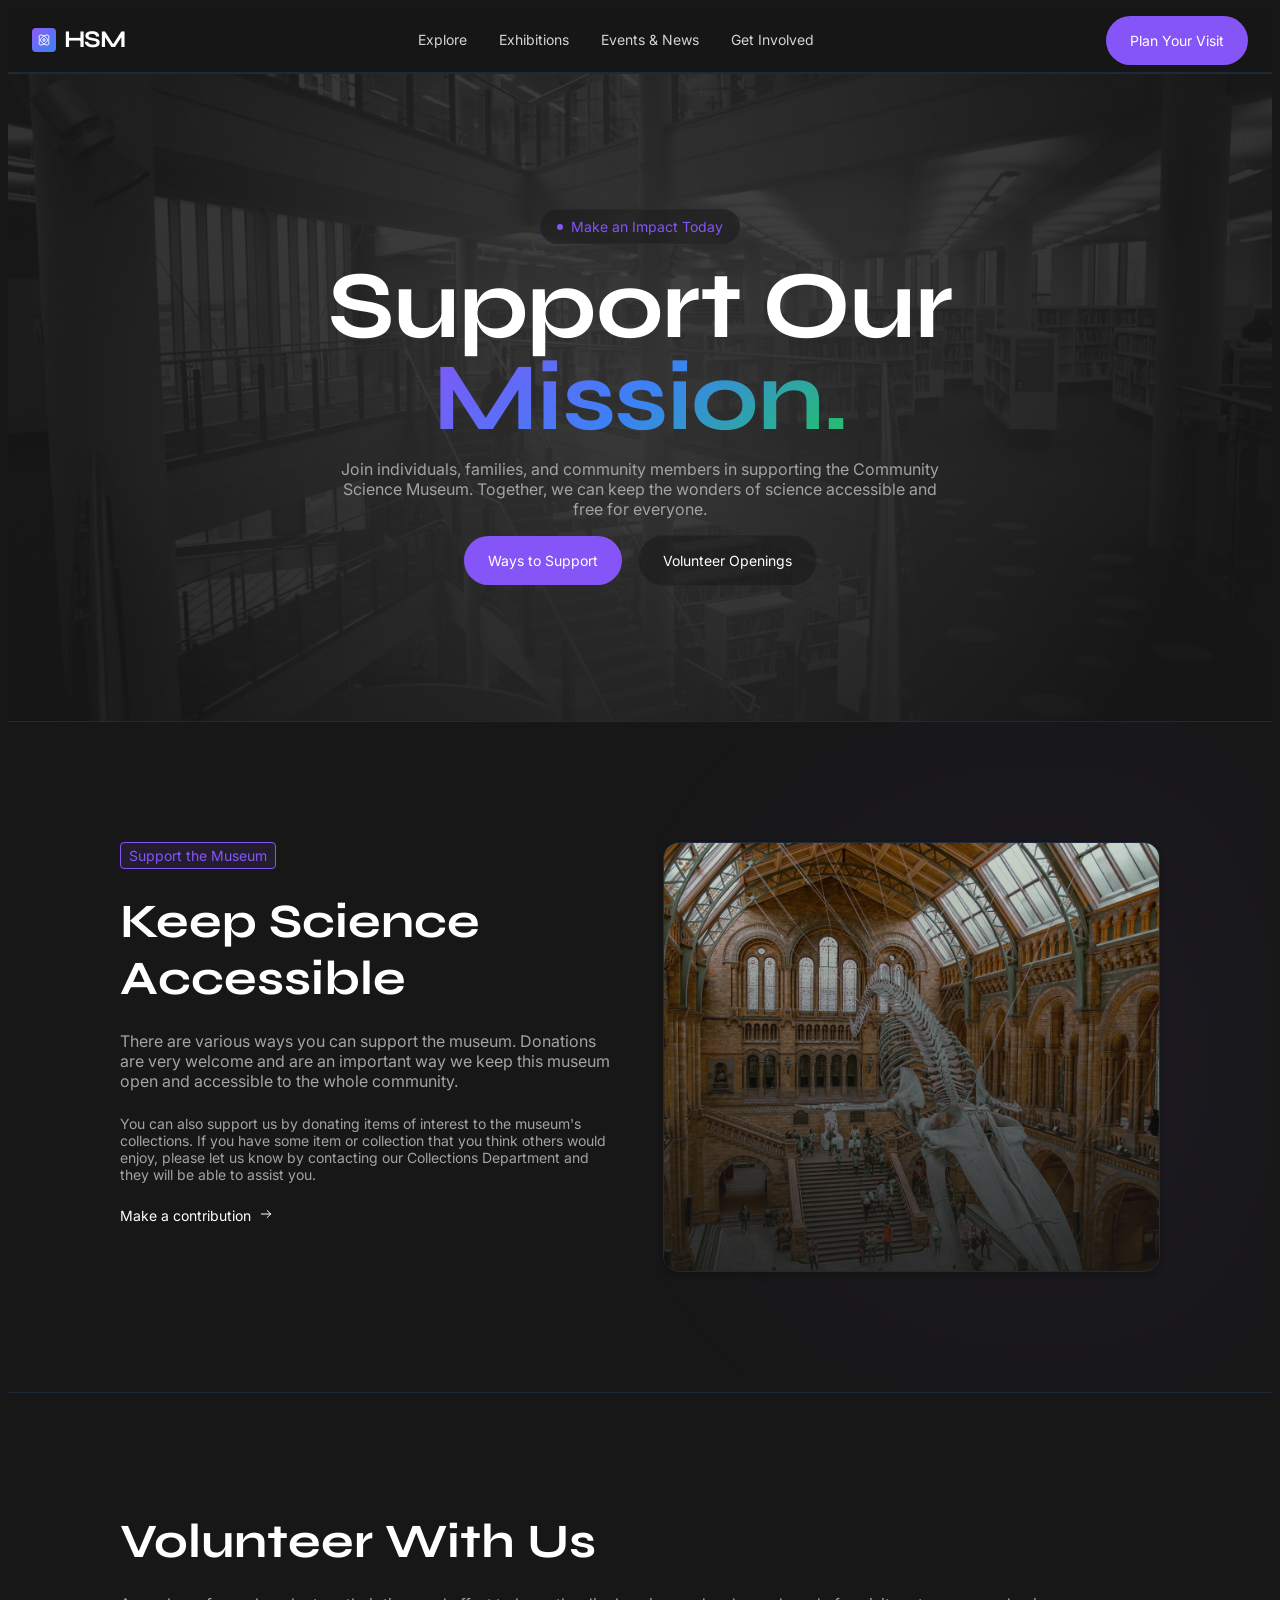
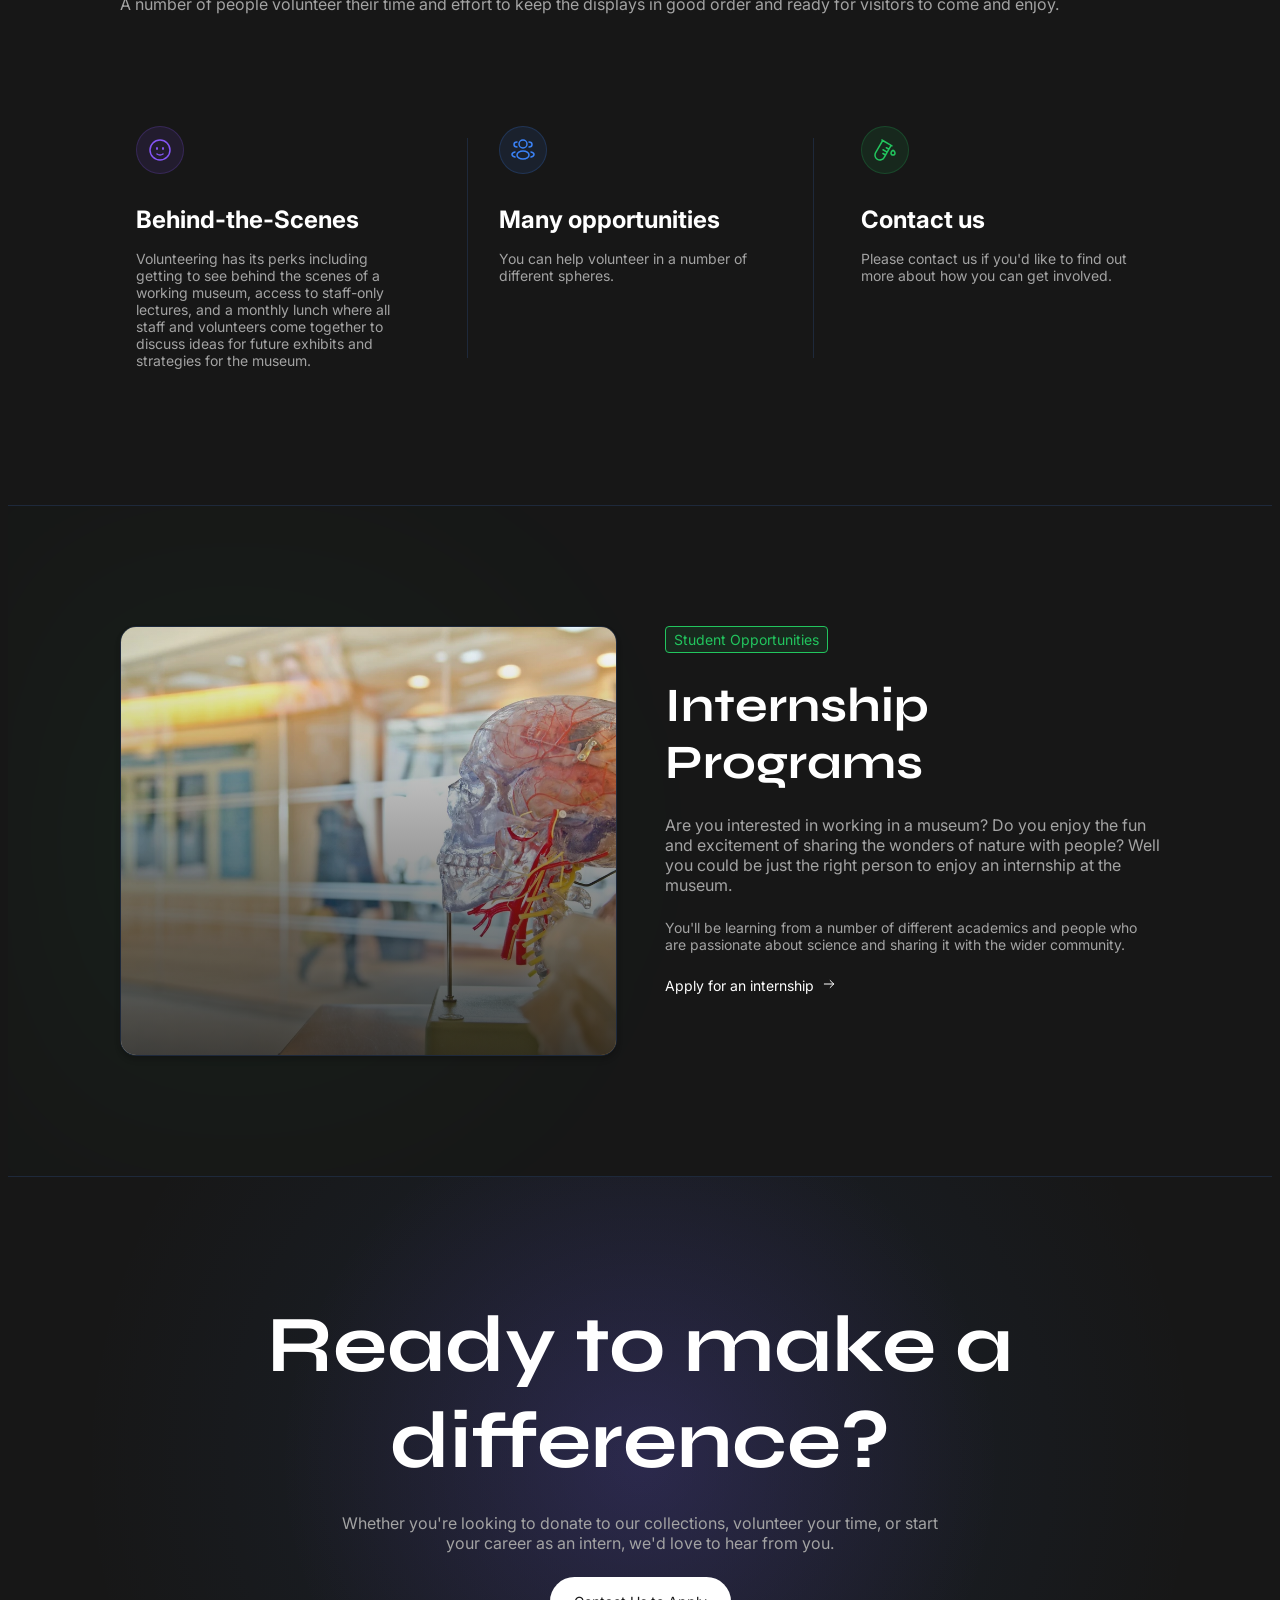
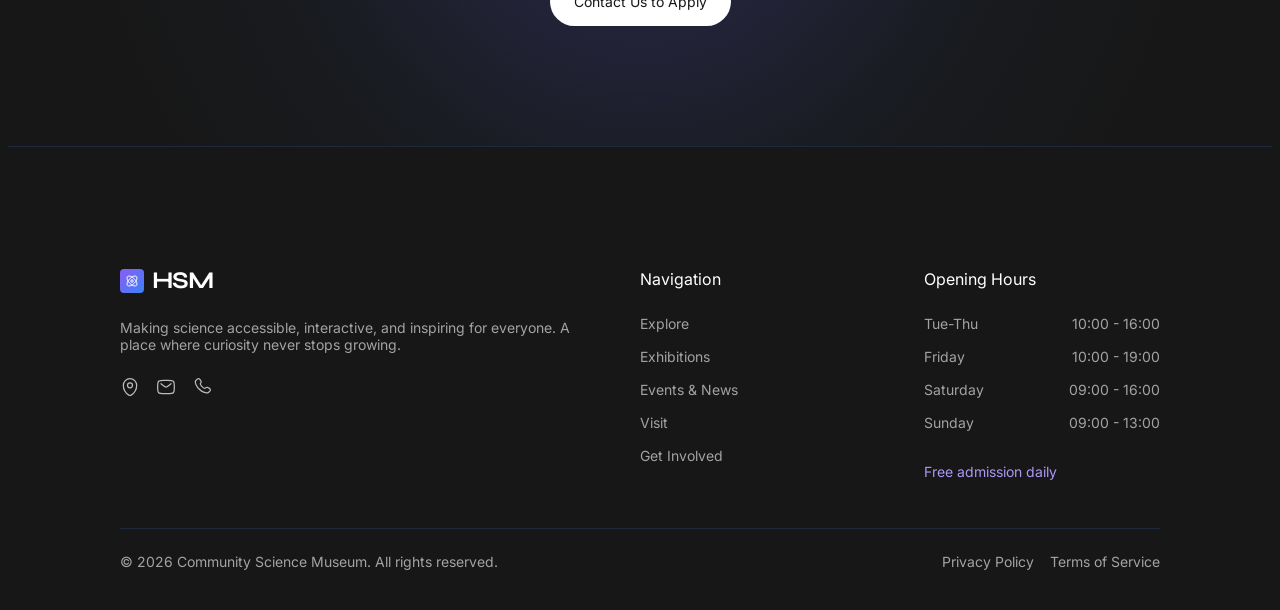
<file: get-involved.html>
<!doctype html>
<html lang="en">
  <head>
    <meta charset="UTF-8">
    <meta name="viewport" content="width=device-width, initial-scale=1.0">
    <meta
      name="description"
      content="Support Haugesund Science Museum. Help us keep science accessible and free for everyone through donations, volunteering, or student internships. Join us today."
    >
    <link rel="canonical" href="https://hsm.no/get-involved">
    <link rel="icon" href="assets/icons/icon.ico" type="image/x-icon">
    <meta property="og:type" content="website">
    <meta property="og:site_name" content="Haugesund Science Museum">
    <meta property="og:title" content="Get Involved | Haugesund Science Museum">
    <meta
      property="og:description"
      content="Support Haugesund Science Museum. Help us keep science accessible and free for everyone through donations, volunteering, or student internships. Join us today."
    >
    <meta property="og:url" content="https://hsm.no/get-involved">
    <meta
      property="og:image"
      content="https://hsm.no/assets/images/whale-skeleton-science-museum.webp"
    >
    <title>Get Involved | Haugesund Science Museum</title>
    <link rel="stylesheet" href="src/css/main.css">
    <link rel="preconnect" href="https://fonts.googleapis.com">
    <link rel="preconnect" href="https://fonts.gstatic.com" crossorigin>
    <link
      href="https://fonts.googleapis.com/css2?family=Inter:ital,opsz,wght@0,14..32,100..900;1,14..32,100..900&family=Syne:wght@400..800&display=swap"
      rel="stylesheet"
    >
  </head>
  <body>
    <input type="checkbox" id="menu-toggle" hidden>
    <header class="header">
      <div class="container header__inner">
        <a href="index.html" class="logo">
          <svg
            width="24"
            height="24"
            viewBox="0 0 24 24"
            fill="none"
            xmlns="http://www.w3.org/2000/svg"
          >
            <rect
              width="24"
              height="24"
              rx="4"
              fill="url(#paint0_linear_106_435)"
            />
            <g clip-path="url(#clip0_106_435)">
              <path
                d="M16.471 7.529C17.706 8.7635 16.705 11.766 14.236 14.2355C11.766 16.705 8.76354 17.7055 7.52904 16.471C6.29404 15.236 7.29504 12.234 9.76454 9.7645C12.234 7.295 15.2365 6.2945 16.471 7.529ZM7.52904 7.529C6.29404 8.764 7.29504 11.7665 9.76404 14.2355C12.234 16.705 15.2365 17.7055 16.471 16.471C17.706 15.2365 16.705 12.234 14.2355 9.7645C11.766 7.295 8.76354 6.2945 7.52904 7.529Z"
                stroke="white"
              />
              <path
                d="M13.25 12C13.25 12.3315 13.1183 12.6495 12.8839 12.8839C12.6495 13.1183 12.3315 13.25 12 13.25C11.6685 13.25 11.3505 13.1183 11.1161 12.8839C10.8817 12.6495 10.75 12.3315 10.75 12C10.75 11.6685 10.8817 11.3505 11.1161 11.1161C11.3505 10.8817 11.6685 10.75 12 10.75C12.3315 10.75 12.6495 10.8817 12.8839 11.1161C13.1183 11.3505 13.25 11.6685 13.25 12Z"
                stroke="white"
              />
            </g>
            <defs>
              <linearGradient
                id="paint0_linear_106_435"
                x1="0"
                y1="0"
                x2="24"
                y2="24"
                gradientUnits="userSpaceOnUse"
              >
                <stop offset="0" stop-color="#8B5CF6" />
                <stop offset="1" stop-color="#3B82F6" />
              </linearGradient>
              <clipPath id="clip0_106_435">
                <rect
                  width="12"
                  height="12"
                  fill="white"
                  transform="translate(6 6)"
                />
              </clipPath>
            </defs>
          </svg>
          <span class="logo__text">HSM</span>
        </a>

        <nav class="nav nav--mobile">
          <ul class="nav__list">
            <li>
              <a href="explore.html" class="nav__link text-main-small"
                >Explore</a
              >
            </li>
            <li>
              <a href="exhibitions.html" class="nav__link text-main-small"
                >Exhibitions</a
              >
            </li>
            <li>
              <a href="events.html" class="nav__link text-main-small"
                >Events & News</a
              >
            </li>
            <li>
              <a href="get-involved.html" class="nav__link text-main-small"
                >Get Involved</a
              >
            </li>
          </ul>
        </nav>

        <a href="visit.html" class="btn btn--primary">Plan Your Visit</a>

        <label for="menu-toggle" class="menu-toggle">
          <span aria-hidden="true"></span>
          <span aria-hidden="true"></span>
          <span aria-hidden="true"></span>
          <span class="visually-hidden">Open menu</span>
        </label>
      </div>
    </header>
    <main>
      <section class="hero hero--get-involved">
        <div class="hero__bg"></div>

        <div class="container hero__content">
          <div class="eyebrow--badge text-main-small">
            <span class="dot"></span>
            Make an Impact Today
          </div>

          <h1>
            Support Our<br>
            <span class="title-gradient">Mission.</span>
          </h1>

          <p class="hero__text text-main">
            Join individuals, families, and community members in supporting the
            Community Science Museum. Together, we can keep the wonders of
            science accessible and free for everyone.
          </p>

          <div class="hero__buttons">
            <a href="get-involved.html#support" class="btn btn--primary"
              >Ways to Support</a
            >
            <a href="get-involved.html#volunteer" class="btn btn--secondary"
              >Volunteer Openings</a
            >
          </div>
        </div>
      </section>

      <section class="content-split" id="support">
        <div class="container content-split__inner">
          <div class="content-split__content">
            <div class="eyebrow eyebrow--simple text-main-small">
              Support the Museum
            </div>

            <h2 class="content-split__title">Keep Science Accessible</h2>

            <p class="content-split__text text-main">
              There are various ways you can support the museum. Donations are
              very welcome and are an important way we keep this museum open and
              accessible to the whole community.
            </p>

            <p class="content-split__text text-main-small">
              You can also support us by donating items of interest to the
              museum's collections. If you have some item or collection that you
              think others would enjoy, please let us know by contacting our
              Collections Department and they will be able to assist you.
            </p>

            <a href="mailto:donations@hsm.no" class="btn btn--tertiary">
              Make a contribution
              <span class="btn__icon">
                <svg
                  width="14"
                  height="14"
                  viewBox="0 0 14 14"
                  fill="none"
                  xmlns="http://www.w3.org/2000/svg"
                >
                  <path
                    d="M2.3335 7H11.6668M11.6668 7L8.16683 3.5M11.6668 7L8.16683 10.5"
                    stroke="currentColor"
                    stroke-linecap="round"
                    stroke-linejoin="round"
                  />
                </svg>
              </span>
            </a>
          </div>

          <div class="content-split__media">
            <img
              src="assets/images/whale-skeleton-science-museum.webp"
              alt="Visitors admire a large whale skeleton exhibit in a grand science museum hall."
            >
          </div>
        </div>
      </section>

      <section class="voluntary" id="volunteer">
        <div class="container voluntary__content">
          <div class="section-header">
            <div class="section-header__content">
              <h2 class="section-header__title">Volunteer With Us</h2>
              <p class="section-header__text text-main">
                A number of people volunteer their time and effort to keep the
                displays in good order and ready for visitors to come and enjoy.
              </p>
            </div>
          </div>

          <div class="explore__grid">
            <div class="feature-card feature-card--no-border">
              <div class="feature-card__icon-box">
                <svg
                  class="icon"
                  viewBox="0 0 24 24"
                  fill="none"
                  xmlns="http://www.w3.org/2000/svg"
                >
                  <path
                    d="M12 22C17.5228 22 22 17.5228 22 12C22 6.47715 17.5228 2 12 2C6.47715 2 2 6.47715 2 12C2 17.5228 6.47715 22 12 22Z"
                    stroke="currentColor"
                    stroke-width="1.5"
                  />
                  <path
                    d="M9 16C9.85 16.63 10.885 17 12 17C13.115 17 14.15 16.63 15 16"
                    stroke="currentColor"
                    stroke-width="1.5"
                    stroke-linecap="round"
                  />
                  <path
                    d="M16 10.5C16 11.328 15.552 12 15 12C14.448 12 14 11.328 14 10.5C14 9.672 14.448 9 15 9C15.552 9 16 9.672 16 10.5Z"
                    fill="currentColor"
                  />
                  <path
                    d="M9 12C9.55228 12 10 11.3284 10 10.5C10 9.67157 9.55228 9 9 9C8.44772 9 8 9.67157 8 10.5C8 11.3284 8.44772 12 9 12Z"
                    fill="currentColor"
                  />
                </svg>
              </div>
              <h3 class="feature-card__title">Behind-the-Scenes</h3>
              <p class="feature-card__text text-main-small">
                Volunteering has its perks including getting to see behind the
                scenes of a working museum, access to staff-only lectures, and a
                monthly lunch where all staff and volunteers come together to
                discuss ideas for future exhibits and strategies for the museum.
              </p>
            </div>

            <div
              class="feature-card feature-card--no-border feature-card--blue"
            >
              <div class="feature-card__icon-box">
                <svg
                  class="icon"
                  viewBox="0 0 24 24"
                  fill="none"
                  xmlns="http://www.w3.org/2000/svg"
                >
                  <path
                    d="M12 10C14.2091 10 16 8.20914 16 6C16 3.79086 14.2091 2 12 2C9.79086 2 8 3.79086 8 6C8 8.20914 9.79086 10 12 10Z"
                    stroke="currentColor"
                    stroke-width="1.5"
                  />
                  <path
                    d="M18 9C19.657 9 21 7.88 21 6.5C21 5.12 19.657 4 18 4M6 9C4.343 9 3 7.88 3 6.5C3 5.12 4.343 4 6 4"
                    stroke="currentColor"
                    stroke-width="1.5"
                    stroke-linecap="round"
                  />
                  <path
                    d="M12 21C15.3137 21 18 19.2091 18 17C18 14.7909 15.3137 13 12 13C8.68629 13 6 14.7909 6 17C6 19.2091 8.68629 21 12 21Z"
                    stroke="currentColor"
                    stroke-width="1.5"
                  />
                  <path
                    d="M20 19C21.754 18.615 23 17.641 23 16.5C23 15.359 21.754 14.385 20 14M4 19C2.246 18.615 1 17.641 1 16.5C1 15.359 2.246 14.385 4 14"
                    stroke="currentColor"
                    stroke-width="1.5"
                    stroke-linecap="round"
                  />
                </svg>
              </div>
              <h3 class="feature-card__title">Many opportunities</h3>
              <p class="feature-card__text text-main-small">
                You can help volunteer in a number of different spheres.
              </p>
            </div>

            <a
              href="mailto:contact@hsm.no"
              class="feature-card feature-card--no-border feature-card--green"
            >
              <div class="feature-card__icon-box">
                <svg
                  class="icon"
                  viewBox="0 0 24 24"
                  fill="none"
                  xmlns="http://www.w3.org/2000/svg"
                >
                  <path
                    d="M9.74923 2.494L18.1592 7.32M18.1592 7.32L15.9022 11.216M18.1592 7.32L19.0002 7.804M12.5502 17.001L11.0552 19.581C10.4093 20.6931 9.34894 21.5038 8.10642 21.8356C6.8639 22.1673 5.54053 21.9931 4.42623 21.351C3.87502 21.0348 3.39165 20.6129 3.00388 20.1095C2.61611 19.606 2.33155 19.031 2.16655 18.4173C2.00154 17.8037 1.95933 17.1635 2.04233 16.5334C2.12533 15.9034 2.33192 15.296 2.65023 14.746L9.75023 2.494L8.91323 2M12.5502 17.001L14.1892 14.174L15.9022 11.216M12.5502 17.001L9.93723 15.497M15.9022 11.216L13.3442 9.745M14.1882 14.174L9.98523 11.756"
                    stroke="currentColor"
                    stroke-width="1.5"
                    stroke-linecap="round"
                  />
                  <path
                    d="M22 14.9169C22 16.0669 21.105 16.9999 20 16.9999C18.895 16.9999 18 16.0669 18 14.9169C18 14.1969 18.783 13.2359 19.37 12.6169C19.4505 12.5303 19.548 12.4612 19.6564 12.4139C19.7648 12.3667 19.8818 12.3423 20 12.3423C20.1182 12.3423 20.2352 12.3667 20.3436 12.4139C20.452 12.4612 20.5495 12.5303 20.63 12.6169C21.217 13.2359 22 14.1969 22 14.9169Z"
                    stroke="currentColor"
                    stroke-width="1.5"
                  />
                </svg>
              </div>
              <h3 class="feature-card__title">Contact us</h3>
              <p class="feature-card__text text-main-small">
                Please contact us if you'd like to find out more about how you
                can get involved.
              </p>
            </a>
          </div>
        </div>
      </section>

      <section
        class="content-split content-split--reverse content-split--green"
      >
        <div class="container content-split__inner">
          <div class="content-split__content">
            <div class="eyebrow eyebrow--simple text-main-small">
              Student Opportunities
            </div>

            <h2 class="content-split__title">Internship Programs</h2>

            <p class="content-split__text text-main">
              Are you interested in working in a museum? Do you enjoy the fun
              and excitement of sharing the wonders of nature with people? Well
              you could be just the right person to enjoy an internship at the
              museum.
            </p>

            <p class="content-split__text text-main-small">
              You'll be learning from a number of different academics and people
              who are passionate about science and sharing it with the wider
              community.
            </p>

            <a href="mailto:contact@hsm.no" class="btn btn--tertiary">
              Apply for an internship
              <span class="btn__icon">
                <svg
                  width="14"
                  height="14"
                  viewBox="0 0 14 14"
                  fill="none"
                  xmlns="http://www.w3.org/2000/svg"
                >
                  <path
                    d="M2.3335 7H11.6668M11.6668 7L8.16683 3.5M11.6668 7L8.16683 10.5"
                    stroke="currentColor"
                    stroke-linecap="round"
                    stroke-linejoin="round"
                  />
                </svg>
              </span>
            </a>
          </div>

          <div class="content-split__media">
            <img
              src="assets/images/human-skull-anatomy-model.webp"
              alt="Transparent human skull model with visible brain, arteries, and nerves. Science museum exhibit."
            >
          </div>
        </div>
      </section>

      <section class="cta">
        <div class="cta__background"></div>

        <div class="container cta__content">
          <h2 class="cta__title">Ready to make a difference?</h2>

          <p class="cta__text text-main">
            Whether you're looking to donate to our collections, volunteer your
            time, or start your career as an intern, we'd love to hear from you.
          </p>

          <a href="mailto:contact@hsm.no" class="btn btn--primary-negative">
            Contact Us to Apply
          </a>
        </div>
      </section>
    </main>

    <footer class="footer">
      <div class="container footer__container">
        <div class="footer__top">
          <div class="footer__column footer__brand">
            <a href="index.html" class="logo">
              <svg
                width="24"
                height="24"
                viewBox="0 0 24 24"
                fill="none"
                xmlns="http://www.w3.org/2000/svg"
              >
                <rect
                  width="24"
                  height="24"
                  rx="4"
                  fill="url(#paint0_linear_106_4356)"
                />
                <g clip-path="url(#clip0_106_4356)">
                  <path
                    d="M16.471 7.529C17.706 8.7635 16.705 11.766 14.236 14.2355C11.766 16.705 8.76354 17.7055 7.52904 16.471C6.29404 15.236 7.29504 12.234 9.76454 9.7645C12.234 7.295 15.2365 6.2945 16.471 7.529ZM7.52904 7.529C6.29404 8.764 7.29504 11.7665 9.76404 14.2355C12.234 16.705 15.2365 17.7055 16.471 16.471C17.706 15.2365 16.705 12.234 14.2355 9.7645C11.766 7.295 8.76354 6.2945 7.52904 7.529Z"
                    stroke="white"
                  />
                  <path
                    d="M13.25 12C13.25 12.3315 13.1183 12.6495 12.8839 12.8839C12.6495 13.1183 12.3315 13.25 12 13.25C11.6685 13.25 11.3505 13.1183 11.1161 12.8839C10.8817 12.6495 10.75 12.3315 10.75 12C10.75 11.6685 10.8817 11.3505 11.1161 11.1161C11.3505 10.8817 11.6685 10.75 12 10.75C12.3315 10.75 12.6495 10.8817 12.8839 11.1161C13.1183 11.3505 13.25 11.6685 13.25 12Z"
                    stroke="white"
                  />
                </g>
                <defs>
                  <linearGradient
                    id="paint0_linear_106_4356"
                    x1="0"
                    y1="0"
                    x2="24"
                    y2="24"
                    gradientUnits="userSpaceOnUse"
                  >
                    <stop offset="0" stop-color="#8B5CF6" />
                    <stop offset="1" stop-color="#3B82F6" />
                  </linearGradient>
                  <clipPath id="clip0_106_4356">
                    <rect
                      width="12"
                      height="12"
                      fill="white"
                      transform="translate(6 6)"
                    />
                  </clipPath>
                </defs>
              </svg>
              <span class="logo__text">HSM</span>
            </a>

            <p class="footer__text text-main-small">
              Making science accessible, interactive, and inspiring for
              everyone. A place where curiosity never stops growing.
            </p>

            <div class="footer__socials">
              <a href="https://maps.app.goo.gl/Lmwgb6FvNTnwoeZa6"
                ><svg
                  class="icon"
                  viewBox="0 0 24 24"
                  fill="none"
                  xmlns="http://www.w3.org/2000/svg"
                >
                  <path
                    d="M4 10.143C4 5.646 7.582 2 12 2C16.418 2 20 5.646 20 10.143C20 14.605 17.447 19.813 13.463 21.674C13.0051 21.8884 12.5056 21.9996 12 21.9996C11.4944 21.9996 10.9949 21.8884 10.537 21.674C6.553 19.812 4 14.606 4 10.144V10.143Z"
                    stroke="currentColor"
                    stroke-width="1.5"
                  />
                  <path
                    d="M12 13C13.6569 13 15 11.6569 15 10C15 8.34315 13.6569 7 12 7C10.3431 7 9 8.34315 9 10C9 11.6569 10.3431 13 12 13Z"
                    stroke="currentColor"
                    stroke-width="1.5"
                  /></svg></a
              ><a href="mailto:contact@hsm.no">
                <svg
                  class="icon"
                  viewBox="0 0 20 20"
                  fill="none"
                  xmlns="http://www.w3.org/2000/svg"
                >
                  <path
                    d="M1.6665 9.99992C1.6665 6.85742 1.6665 5.28575 2.64317 4.30992C3.61984 3.33409 5.19067 3.33325 8.33317 3.33325H11.6665C14.809 3.33325 16.3807 3.33325 17.3565 4.30992C18.3323 5.28659 18.3332 6.85742 18.3332 9.99992C18.3332 13.1424 18.3332 14.7141 17.3565 15.6899C16.3798 16.6658 14.809 16.6666 11.6665 16.6666H8.33317C5.19067 16.6666 3.619 16.6666 2.64317 15.6899C1.66734 14.7133 1.6665 13.1424 1.6665 9.99992Z"
                    stroke="currentColor"
                    stroke-width="1.25"
                  />
                  <path
                    d="M5 6.6665L6.79917 8.1665C8.33 9.4415 9.095 10.079 10 10.079C10.905 10.079 11.6708 9.4415 13.2008 8.16567L15 6.6665"
                    stroke="currentColor"
                    stroke-width="1.25"
                    stroke-linecap="round"
                  /></svg></a
              ><a href="callto:1234567890">
                <svg
                  class="icon"
                  viewBox="0 0 20 20"
                  fill="none"
                  xmlns="http://www.w3.org/2000/svg"
                >
                  <path
                    d="M13.8573 11.5757L14.2373 11.1982L13.3548 10.3116L12.9765 10.6891L13.8573 11.5757ZM15.5115 11.0399L17.104 11.9057L17.6998 10.8074L16.1082 9.94238L15.5115 11.0399ZM17.4098 13.6257L16.2265 14.8032L17.1073 15.6891L18.2907 14.5124L17.4098 13.6257ZM15.5048 15.1816C14.2965 15.2949 11.1715 15.1941 7.78649 11.8291L6.90482 12.7149C10.5982 16.3874 14.114 16.5674 15.6215 16.4266L15.5048 15.1816ZM7.78649 11.8291C4.56065 8.62072 4.02565 5.92322 3.95899 4.75239L2.71065 4.82322C2.79399 6.29655 3.45649 9.28655 6.90482 12.7149L7.78649 11.8291ZM8.93232 6.67905L9.17149 6.44072L8.29149 5.55488L8.05232 5.79239L8.93232 6.67905ZM9.36149 3.41155L8.31149 2.00822L7.31065 2.75822L8.36065 4.16072L9.36149 3.41155ZM4.77732 1.70239L3.46899 3.00239L4.35065 3.88905L5.65815 2.58905L4.77732 1.70239ZM8.49232 6.23572C8.05065 5.79239 8.05065 5.79239 8.05065 5.79405H8.04899L8.04649 5.79738C8.00688 5.83731 7.97143 5.88115 7.94065 5.92822C7.89565 5.99488 7.84649 6.08239 7.80482 6.19322C7.70338 6.47932 7.67811 6.78689 7.73149 7.08572C7.84315 7.80655 8.33982 8.75905 9.61149 10.0241L10.4932 9.13739C9.30232 7.95405 9.01899 7.23405 8.96649 6.89405C8.94149 6.73238 8.96732 6.65239 8.97482 6.63405C8.97982 6.62294 8.97982 6.62127 8.97482 6.62905C8.96739 6.64055 8.95903 6.65142 8.94982 6.66155L8.94149 6.66988L8.93315 6.67738L8.49232 6.23572ZM9.61149 10.0241C10.884 11.2891 11.8415 11.7824 12.5632 11.8924C12.9323 11.9491 13.2298 11.9041 13.4557 11.8199C13.5822 11.7736 13.7003 11.7072 13.8057 11.6232L13.8473 11.5857L13.8532 11.5807L13.8557 11.5782L13.8565 11.5766C13.8565 11.5766 13.8573 11.5757 13.4165 11.1324C12.9748 10.6891 12.9773 10.6882 12.9773 10.6882L12.979 10.6866L12.9807 10.6849L12.9857 10.6807L12.994 10.6724L13.0257 10.6474C13.0334 10.6424 13.0315 10.6429 13.0198 10.6491C12.999 10.6566 12.9173 10.6824 12.7532 10.6574C12.4082 10.6041 11.6832 10.3207 10.4932 9.13739L9.61149 10.0241ZM8.31149 2.00739C7.46149 0.874052 5.79149 0.694052 4.77732 1.70239L5.65815 2.58905C6.10149 2.14822 6.88815 2.19405 7.31065 2.75822L8.31149 2.00739ZM3.95982 4.75322C3.94315 4.46489 4.07565 4.16322 4.35065 3.88989L3.46815 3.00322C3.02065 3.44822 2.66815 4.07822 2.71065 4.82322L3.95982 4.75322ZM16.2265 14.8032C15.9982 15.0316 15.7515 15.1599 15.5057 15.1824L15.6215 16.4266C16.234 16.3691 16.7348 16.0607 17.1082 15.6899L16.2265 14.8032ZM9.17149 6.44072C9.99232 5.62489 10.0532 4.33572 9.36232 3.41238L8.36149 4.16155C8.69732 4.61072 8.64732 5.19988 8.29065 5.55572L9.17149 6.44072ZM17.1048 11.9066C17.7857 12.2766 17.8915 13.1482 17.4107 13.6266L18.2923 14.5124C19.409 13.4016 19.0648 11.5491 17.7007 10.8082L17.1048 11.9066ZM14.2373 11.1991C14.5573 10.8807 15.0723 10.8024 15.5123 11.0407L16.109 9.94322C15.2057 9.45155 14.0857 9.58739 13.3557 10.3124L14.2373 11.1991Z"
                    fill="currentColor"
                  /></svg
              ></a>
            </div>
          </div>

          <nav class="footer__column" aria-label="Footer">
            <h3 class="footer__title text-main">Navigation</h3>
            <ul class="footer__list text-main-small">
              <li><a href="explore.html">Explore</a></li>
              <li><a href="exhibitions.html">Exhibitions</a></li>
              <li><a href="events.html">Events & News</a></li>
              <li><a href="visit.html">Visit</a></li>
              <li><a href="get-involved.html">Get Involved</a></li>
            </ul>
          </nav>

          <div class="footer__column">
            <h3 class="footer__title text-main">Opening Hours</h3>

            <div class="footer__hours text-main-small">
              <div><span>Tue-Thu</span><span>10:00 - 16:00</span></div>
              <div><span>Friday</span><span>10:00 - 19:00</span></div>
              <div><span>Saturday</span><span>09:00 - 16:00</span></div>
              <div><span>Sunday</span><span>09:00 - 13:00</span></div>
            </div>

            <p class="footer__caption text-main-small">Free admission daily</p>
          </div>
        </div>

        <div class="footer__bottom">
          <p class="footer__copyright text-main-small">
            © 2026 Community Science Museum. All rights reserved.
          </p>

          <div class="footer__legal text text-main-small">
            <a href="#">Privacy Policy</a>
            <a href="#">Terms of Service</a>
          </div>
        </div>
      </div>
    </footer>
  </body>
</html>
</file>
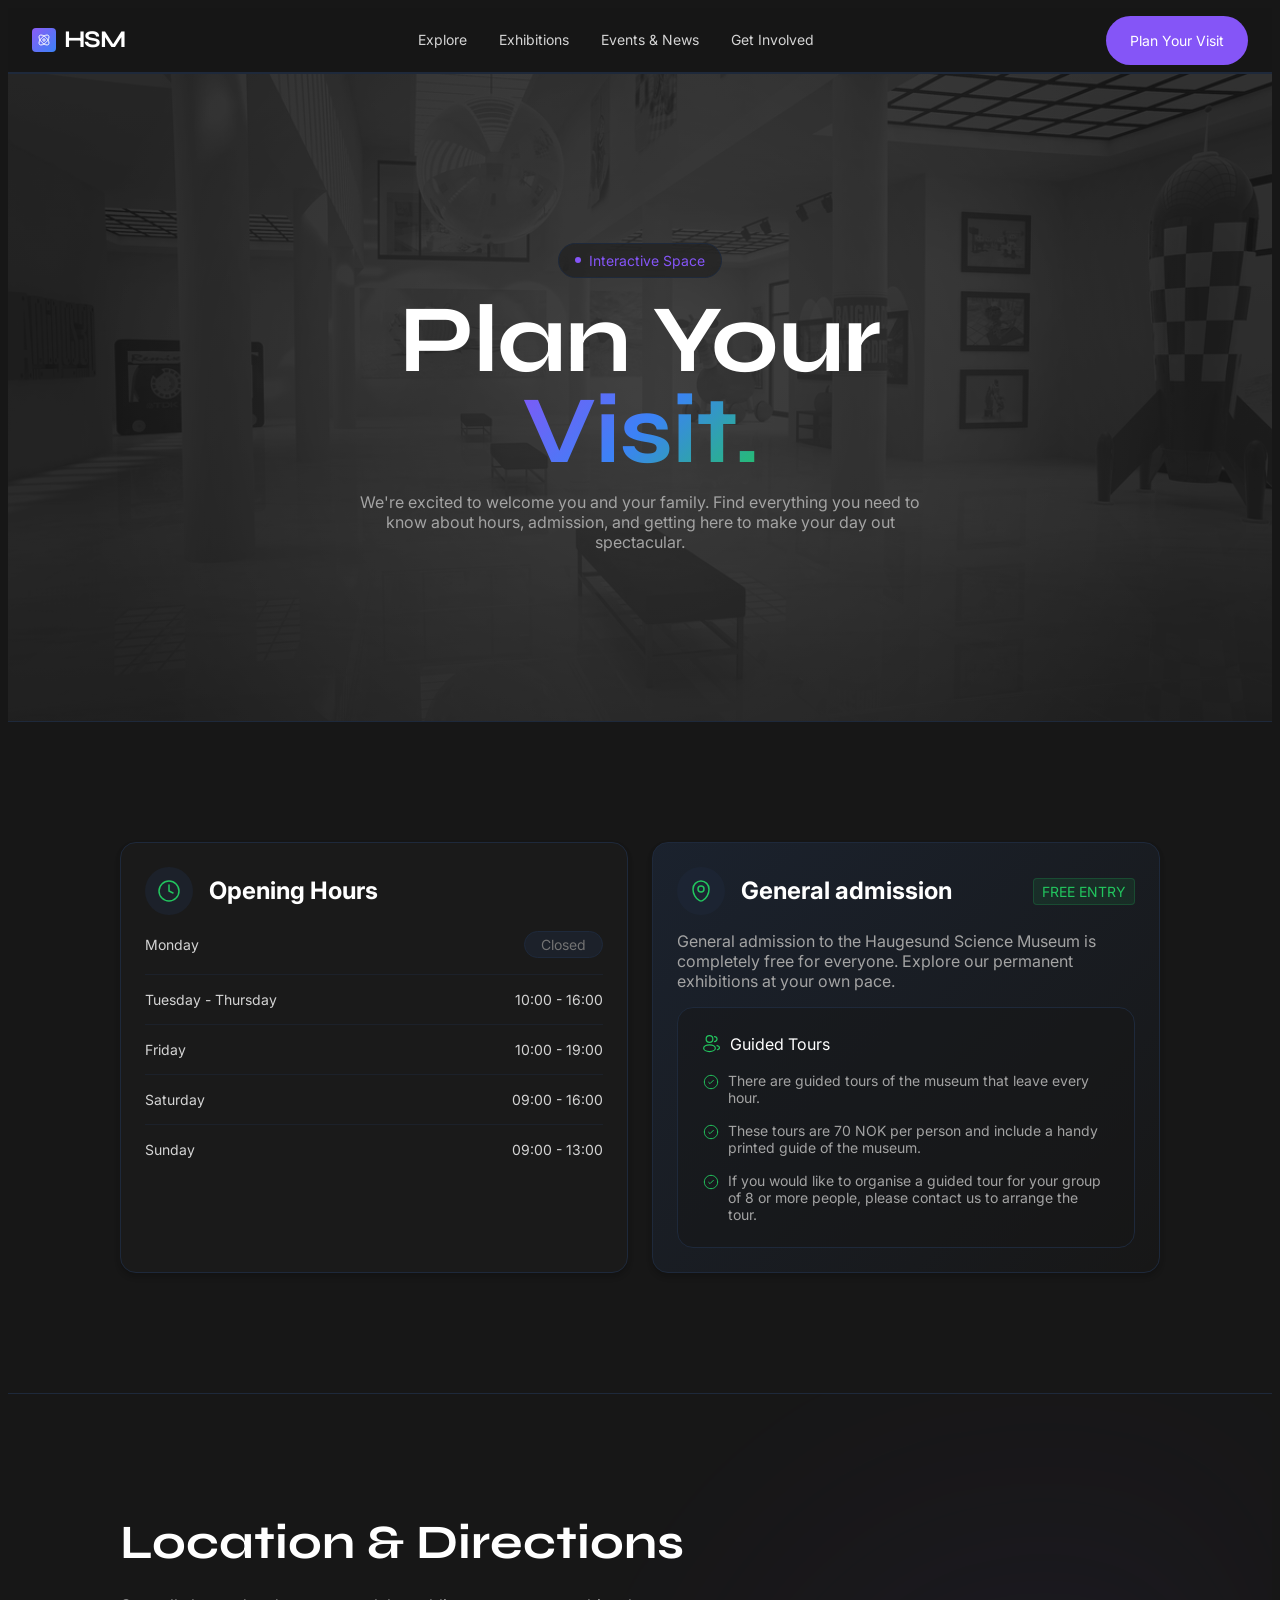
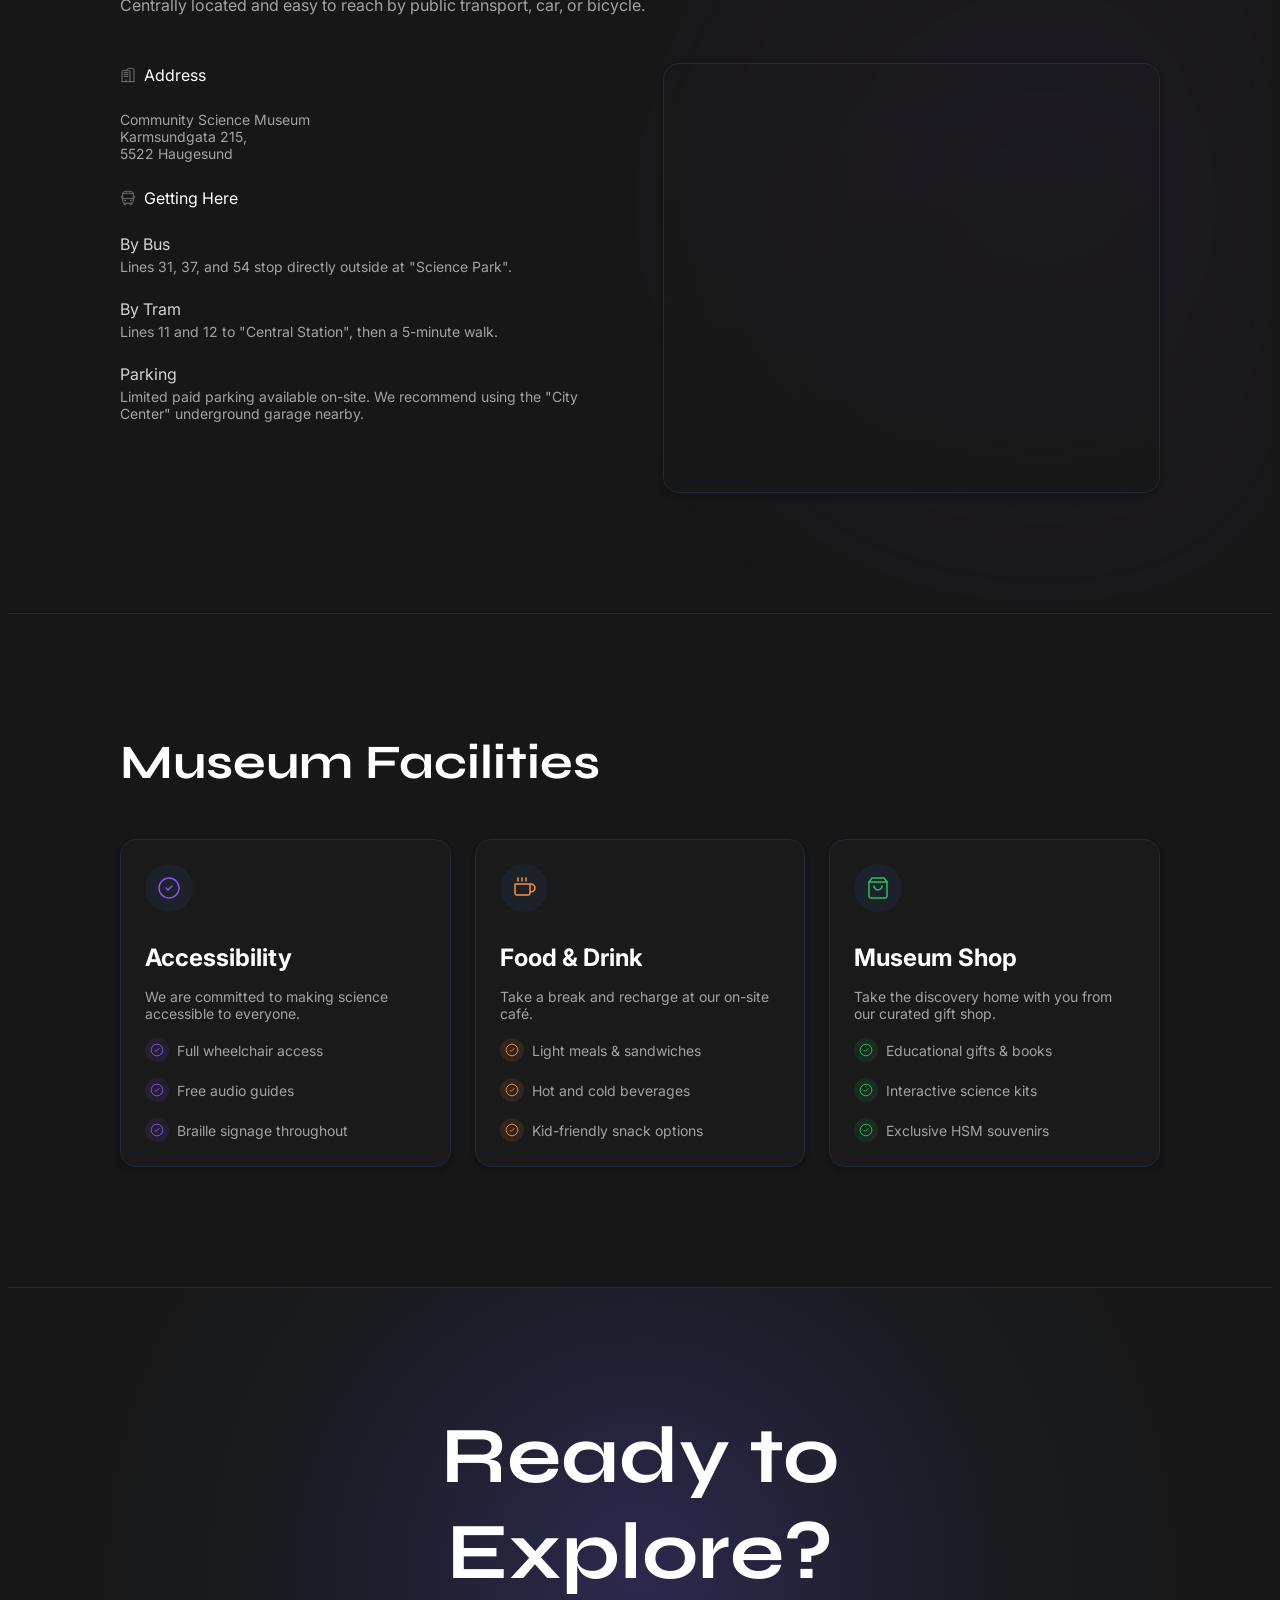
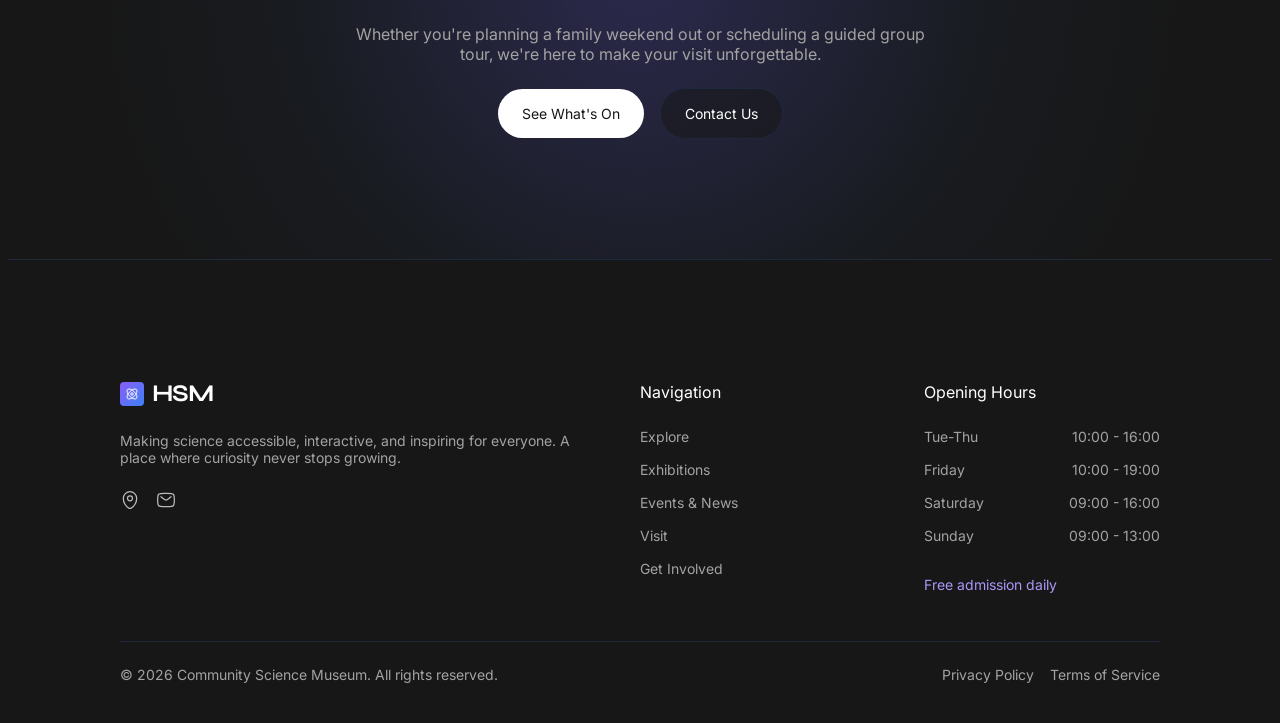
<file: visit.html>
<!doctype html>
<html lang="en">
  <head>
    <meta charset="UTF-8">
    <meta name="viewport" content="width=device-width, initial-scale=1.0">
    <meta
      name="description"
      content="Plan your visit to Haugesund Science Museum. Find opening hours, ticket prices, accessibility information, and directions to reach us."
    >
    <link rel="canonical" href="https://hsm.no/visit">
    <link rel="icon" href="assets/icons/icon.ico" type="image/x-icon">
    <meta property="og:type" content="website">
    <meta property="og:site_name" content="Haugesund Science Museum">
    <meta property="og:title" content="Plan Your Visit | Haugesund Science Museum">
    <meta
      property="og:description"
      content="Plan your visit to Haugesund Science Museum. Find opening hours, ticket prices, accessibility information, and directions to reach us."
    >
    <meta property="og:url" content="https://hsm.no/visit">
    <meta
      property="og:image"
      content="https://hsm.no/assets/images/haugesund-science-museum-interior.webp"
    >
    <title>Plan Your Visit | Haugesund Science Museum</title>
    <link rel="stylesheet" href="src/css/main.css">
    <link rel="preconnect" href="https://fonts.googleapis.com">
    <link rel="preconnect" href="https://fonts.gstatic.com" crossorigin>
    <link
      href="https://fonts.googleapis.com/css2?family=Inter:ital,opsz,wght@0,14..32,100..900;1,14..32,100..900&family=Syne:wght@400..800&display=swap"
      rel="stylesheet"
    >
  </head>
  <body>
    <input type="checkbox" id="menu-toggle" hidden>
    <header class="header">
      <div class="container header__inner">
        <a href="index.html" class="logo">
          <svg
            width="24"
            height="24"
            viewBox="0 0 24 24"
            fill="none"
            xmlns="http://www.w3.org/2000/svg"
          >
            <rect
              width="24"
              height="24"
              rx="4"
              fill="url(#paint0_linear_106_435)"
            />
            <g clip-path="url(#clip0_106_435)">
              <path
                d="M16.471 7.529C17.706 8.7635 16.705 11.766 14.236 14.2355C11.766 16.705 8.76354 17.7055 7.52904 16.471C6.29404 15.236 7.29504 12.234 9.76454 9.7645C12.234 7.295 15.2365 6.2945 16.471 7.529ZM7.52904 7.529C6.29404 8.764 7.29504 11.7665 9.76404 14.2355C12.234 16.705 15.2365 17.7055 16.471 16.471C17.706 15.2365 16.705 12.234 14.2355 9.7645C11.766 7.295 8.76354 6.2945 7.52904 7.529Z"
                stroke="white"
              />
              <path
                d="M13.25 12C13.25 12.3315 13.1183 12.6495 12.8839 12.8839C12.6495 13.1183 12.3315 13.25 12 13.25C11.6685 13.25 11.3505 13.1183 11.1161 12.8839C10.8817 12.6495 10.75 12.3315 10.75 12C10.75 11.6685 10.8817 11.3505 11.1161 11.1161C11.3505 10.8817 11.6685 10.75 12 10.75C12.3315 10.75 12.6495 10.8817 12.8839 11.1161C13.1183 11.3505 13.25 11.6685 13.25 12Z"
                stroke="white"
              />
            </g>
            <defs>
              <linearGradient
                id="paint0_linear_106_435"
                x1="0"
                y1="0"
                x2="24"
                y2="24"
                gradientUnits="userSpaceOnUse"
              >
                <stop offset="0" stop-color="#8B5CF6" />
                <stop offset="1" stop-color="#3B82F6" />
              </linearGradient>
              <clipPath id="clip0_106_435">
                <rect
                  width="12"
                  height="12"
                  fill="white"
                  transform="translate(6 6)"
                />
              </clipPath>
            </defs>
          </svg>
          <span class="logo__text">HSM</span>
        </a>

        <nav class="nav nav--mobile">
          <ul class="nav__list">
            <li>
              <a href="explore.html" class="nav__link text-main-small"
                >Explore</a
              >
            </li>
            <li>
              <a href="exhibitions.html" class="nav__link text-main-small"
                >Exhibitions</a
              >
            </li>
            <li>
              <a href="events.html" class="nav__link text-main-small"
                >Events & News</a
              >
            </li>
            <li>
              <a href="get-involved.html" class="nav__link text-main-small"
                >Get Involved</a
              >
            </li>
          </ul>
        </nav>

        <a href="visit.html" class="btn btn--primary">Plan Your Visit</a>

        <label for="menu-toggle" class="menu-toggle">
          <span aria-hidden="true"></span>
          <span aria-hidden="true"></span>
          <span aria-hidden="true"></span>
          <span class="visually-hidden">Open menu</span>
        </label>
      </div>
    </header>

    <main>
      <section class="hero hero--visit">
        <div class="hero__bg"></div>

        <div class="container hero__content">
          <div class="eyebrow--badge text-main-small">
            <span class="dot"></span>
            Interactive Space
          </div>

          <h1>
            Plan Your <br>
            <span class="title-gradient">Visit.</span>
          </h1>

          <p class="hero__text text-main">
            We're excited to welcome you and your family. Find everything you
            need to know about hours, admission, and getting here to make your
            day out spectacular.
          </p>
        </div>
      </section>

      <section class="visit-info">
        <div class="container">
          <h2 class="visually-hidden">Visit Information</h2>
          <div class="feature-card feature-card--green">
            <div class="visit-hours__header">
              <div class="feature-card__icon-box">
                <svg
                  class="icon"
                  viewBox="0 0 24 24"
                  fill="none"
                  xmlns="http://www.w3.org/2000/svg"
                >
                  <path
                    d="M12 22C17.5228 22 22 17.5228 22 12C22 6.47715 17.5228 2 12 2C6.47715 2 2 6.47715 2 12C2 17.5228 6.47715 22 12 22Z"
                    stroke="currentColor"
                    stroke-width="1.5"
                  />
                  <path
                    d="M12 6V12L16 14"
                    stroke="currentColor"
                    stroke-width="1.5"
                    stroke-linecap="round"
                  />
                </svg>
              </div>
              <h3 class="feature-card__title">Opening Hours</h3>
            </div>
            <div class="visit-hours">
              <div class="visit-hours__row text-main-small">
                <span>Monday</span>
                <span class="visit-hours__closed">Closed</span>
              </div>
              <div class="visit-hours__row text-main-small">
                <span>Tuesday - Thursday</span>
                <span>10:00 - 16:00</span>
              </div>
              <div class="visit-hours__row text-main-small">
                <span>Friday</span>
                <span>10:00 - 19:00</span>
              </div>
              <div class="visit-hours__row text-main-small">
                <span>Saturday</span>
                <span>09:00 - 16:00</span>
              </div>
              <div class="visit-hours__row text-main-small">
                <span>Sunday</span>
                <span>09:00 - 13:00</span>
              </div>
            </div>
          </div>

          <div class="feature-card feature-card--gradient">
            <div class="visit-admission__header">
              <div class="visit-hours__header">
                <div class="feature-card__icon-box">
                  <svg
                    class="icon"
                    viewBox="0 0 24 24"
                    fill="none"
                    xmlns="http://www.w3.org/2000/svg"
                  >
                    <path
                      d="M4 10.143C4 5.646 7.582 2 12 2C16.418 2 20 5.646 20 10.143C20 14.605 17.447 19.813 13.463 21.674C13.0051 21.8884 12.5056 21.9996 12 21.9996C11.4944 21.9996 10.9949 21.8884 10.537 21.674C6.553 19.812 4 14.606 4 10.144V10.143Z"
                      stroke="currentColor"
                      stroke-width="1.5"
                    />
                    <path
                      d="M12 13C13.6569 13 15 11.6569 15 10C15 8.34315 13.6569 7 12 7C10.3431 7 9 8.34315 9 10C9 11.6569 10.3431 13 12 13Z"
                      stroke="currentColor"
                      stroke-width="1.5"
                    />
                  </svg>
                </div>
                <h3 class="feature-card__title">General admission</h3>
              </div>
              <span class="visit-tag text-main-small">FREE ENTRY</span>
            </div>

            <p class="feature-card__text text-main">
              General admission to the Haugesund Science Museum is completely
              free for everyone. Explore our permanent exhibitions at your own
              pace.
            </p>

            <div class="feature-card feature-card--small-inside">
              <div class="feature-card__header">
                <div class="feature-card__icon-box">
                  <svg
                    class="icon"
                    viewBox="0 0 24 24"
                    fill="none"
                    xmlns="http://www.w3.org/2000/svg"
                  >
                    <path
                      d="M9 10C11.2091 10 13 8.20914 13 6C13 3.79086 11.2091 2 9 2C6.79086 2 5 3.79086 5 6C5 8.20914 6.79086 10 9 10Z"
                      stroke="currentColor"
                      stroke-width="1.5"
                    />
                    <path
                      d="M15 9C15.7956 9 16.5587 8.68393 17.1213 8.12132C17.6839 7.55871 18 6.79565 18 6C18 5.20435 17.6839 4.44129 17.1213 3.87868C16.5587 3.31607 15.7956 3 15 3"
                      stroke="currentColor"
                      stroke-width="1.5"
                      stroke-linecap="round"
                    />
                    <path
                      d="M9 21C12.866 21 16 19.2091 16 17C16 14.7909 12.866 13 9 13C5.13401 13 2 14.7909 2 17C2 19.2091 5.13401 21 9 21Z"
                      stroke="currentColor"
                      stroke-width="1.5"
                    />
                    <path
                      d="M18 14C19.754 14.385 21 15.359 21 16.5C21 17.53 19.986 18.423 18.5 18.87"
                      stroke="currentColor"
                      stroke-width="1.5"
                      stroke-linecap="round"
                    />
                  </svg>
                </div>
                <h4 class="feature-card__title">Guided Tours</h4>
              </div>

              <ul class="content-split__list">
                <li class="feature-list__item">
                  <div class="feature-list__icon">
                    <svg viewBox="0 0 18 18" fill="none">
                      <path
                        d="M9 16.5C13.1421 16.5 16.5 13.1421 16.5 9C16.5 4.85786 13.1421 1.5 9 1.5C4.85786 1.5 1.5 4.85786 1.5 9C1.5 13.1421 4.85786 16.5 9 16.5Z"
                        stroke="currentColor"
                        stroke-width="1.125"
                      />
                      <path
                        d="M6.375 9.375L7.875 10.875L11.625 7.125"
                        stroke="currentColor"
                        stroke-width="1.125"
                        stroke-linecap="round"
                        stroke-linejoin="round"
                      />
                    </svg>
                  </div>
                  <span class="feature-list__text text-main-small"
                    >There are guided tours of the museum that leave every
                    hour.</span
                  >
                </li>
                <li class="feature-list__item">
                  <div class="feature-list__icon">
                    <svg viewBox="0 0 18 18" fill="none">
                      <path
                        d="M9 16.5C13.1421 16.5 16.5 13.1421 16.5 9C16.5 4.85786 13.1421 1.5 9 1.5C4.85786 1.5 1.5 4.85786 1.5 9C1.5 13.1421 4.85786 16.5 9 16.5Z"
                        stroke="currentColor"
                        stroke-width="1.125"
                      />
                      <path
                        d="M6.375 9.375L7.875 10.875L11.625 7.125"
                        stroke="currentColor"
                        stroke-width="1.125"
                        stroke-linecap="round"
                        stroke-linejoin="round"
                      />
                    </svg>
                  </div>

                  <span class="feature-list__text text-main-small"
                    >These tours are 70 NOK per person and include a handy
                    printed guide of the museum.</span
                  >
                </li>
                <li class="feature-list__item">
                  <div class="feature-list__icon">
                    <svg viewBox="0 0 18 18" fill="none">
                      <path
                        d="M9 16.5C13.1421 16.5 16.5 13.1421 16.5 9C16.5 4.85786 13.1421 1.5 9 1.5C4.85786 1.5 1.5 4.85786 1.5 9C1.5 13.1421 4.85786 16.5 9 16.5Z"
                        stroke="currentColor"
                        stroke-width="1.125"
                      />
                      <path
                        d="M6.375 9.375L7.875 10.875L11.625 7.125"
                        stroke="currentColor"
                        stroke-width="1.125"
                        stroke-linecap="round"
                        stroke-linejoin="round"
                      />
                    </svg>
                  </div>

                  <span class="feature-list__text text-main-small"
                    >If you would like to organise a guided tour for your group
                    of 8 or more people, please contact us to arrange the
                    tour.</span
                  >
                </li>
              </ul>
            </div>
          </div>
        </div>
      </section>

      <section class="content-split">
        <div class="container location_directions">
          <div class="section-header">
            <div class="section-header__content">
              <h2 class="section-header__title">Location & Directions</h2>
              <p class="section-header__text text-main">
                Centrally located and easy to reach by public transport, car, or
                bicycle.
              </p>
            </div>
          </div>

          <div class="content-split__inner">
            <div class="content-split__content">
              <div class="location_directions__header">
                <div class="location_directions__icon-box">
                  <svg
                    width="16"
                    height="16"
                    viewBox="0 0 16 16"
                    fill="none"
                    xmlns="http://www.w3.org/2000/svg"
                  >
                    <g clip-path="url(#clip0_45_1032)">
                      <path
                        d="M14.6668 14.6667H1.3335"
                        stroke="CurrentColor"
                        stroke-linecap="round"
                      />
                      <path
                        d="M13.9999 14.6667V4.00004C13.9999 2.74271 13.9999 2.11471 13.6093 1.72404C13.2186 1.33337 12.5906 1.33337 11.3333 1.33337H9.99994C8.7426 1.33337 8.1146 1.33337 7.72394 1.72404C7.40927 2.03804 7.34794 2.50671 7.33594 3.33337"
                        stroke="CurrentColor"
                      />
                      <path
                        d="M10 14.6667V6.00004C10 4.74271 10 4.11471 9.60933 3.72404C9.21867 3.33337 8.59067 3.33337 7.33333 3.33337H4.66667C3.40933 3.33337 2.78133 3.33337 2.39067 3.72404C2 4.11471 2 4.74271 2 6.00004V14.6667"
                        stroke="CurrentColor"
                      />
                      <path
                        d="M6 14.6667V12.6667M4 5.33337H8M4 7.33337H8M4 9.33337H8"
                        stroke="CurrentColor"
                        stroke-linecap="round"
                      />
                    </g>
                    <defs>
                      <clipPath id="clip0_45_1032">
                        <rect width="16" height="16" fill="CurrentColor" />
                      </clipPath>
                    </defs>
                  </svg>
                </div>

                <h3 class="location_directions__title">Address</h3>
              </div>

              <p class="content-split__text text-main-small">
                Community Science Museum<br>
                Karmsundgata 215,<br>
                5522 Haugesund
              </p>

              <div class="location_directions__header">
                <div class="location_directions__icon-box">
                  <svg
                    width="16"
                    height="16"
                    viewBox="0 0 16 16"
                    fill="none"
                    xmlns="http://www.w3.org/2000/svg"
                  >
                    <g clip-path="url(#clip0_45_1045)">
                      <path
                        d="M2.66699 6.66659C2.66699 4.15259 2.66699 2.89525 3.44833 2.11459C4.22966 1.33392 5.48633 1.33325 8.00033 1.33325C10.5143 1.33325 11.7717 1.33325 12.5523 2.11459C13.333 2.89592 13.3337 4.15259 13.3337 6.66659V7.99992C13.3337 10.5139 13.3337 11.7713 12.5523 12.5519C11.771 13.3326 10.5143 13.3333 8.00033 13.3333C5.48633 13.3333 4.22899 13.3333 3.44833 12.5519C2.66766 11.7706 2.66699 10.5139 2.66699 7.99992V6.66659Z"
                        stroke="CurrentColor"
                      />
                      <path
                        d="M10.3335 10.6667H11.3335M4.66683 10.6667H5.66683M4.00016 13V14C4.00016 14.1768 4.0704 14.3464 4.19543 14.4714C4.32045 14.5964 4.49002 14.6667 4.66683 14.6667H5.66683C5.84364 14.6667 6.01321 14.5964 6.13823 14.4714C6.26326 14.3464 6.3335 14.1768 6.3335 14V13.3333M12.0002 13V14C12.0002 14.1768 11.9299 14.3464 11.8049 14.4714C11.6799 14.5964 11.5103 14.6667 11.3335 14.6667H10.3335C10.1567 14.6667 9.98712 14.5964 9.86209 14.4714C9.73707 14.3464 9.66683 14.1768 9.66683 14V13.3333M13.3335 6H14.0002C14.177 6 14.3465 6.07024 14.4716 6.19526C14.5966 6.32029 14.6668 6.48986 14.6668 6.66667V7.33333C14.6668 7.43683 14.6427 7.53891 14.5964 7.63148C14.5502 7.72405 14.483 7.80457 14.4002 7.86667L13.3335 8.66667H2.66683L1.60016 7.86667C1.51737 7.80457 1.45016 7.72405 1.40388 7.63148C1.35759 7.53891 1.3335 7.43683 1.3335 7.33333V6.66667C1.3335 6.48986 1.40373 6.32029 1.52876 6.19526C1.65378 6.07024 1.82335 6 2.00016 6H2.66683"
                        stroke="CurrentColor"
                        stroke-linecap="round"
                        stroke-linejoin="round"
                      />
                      <path
                        d="M13 3.33325H3"
                        stroke="CurrentColor"
                        stroke-linecap="round"
                      />
                    </g>
                    <defs>
                      <clipPath id="clip0_45_1045">
                        <rect width="16" height="16" fill="CurrentColor" />
                      </clipPath>
                    </defs>
                  </svg>
                </div>

                <h3 class="location_directions__title">Getting Here</h3>
              </div>

              <div class="location_directions__box">
                <p class="content-split__subtitle text-main">By Bus</p>
                <p class="content-split__text text-main-small">
                  Lines 31, 37, and 54 stop directly outside at "Science Park".
                </p>
              </div>

              <div class="location_directions__box">
                <p class="content-split__subtitle text-main">By Tram</p>
                <p class="content-split__text text-main-small">
                  Lines 11 and 12 to "Central Station", then a 5-minute walk.
                </p>
              </div>

              <div class="location_directions__box">
                <p class="content-split__subtitle text-main">Parking</p>
                <p class="content-split__text text-main-small">
                  Limited paid parking available on-site. We recommend using the
                  "City Center" underground garage nearby.
                </p>
              </div>
            </div>

            <div class="content-split__media">
              <iframe
                src="https://www.openstreetmap.org/export/embed.html?bbox=5.15%2C59.37%2C5.4%2C59.47&amp;layer=mapnik&amp;marker=59.4138%2C5.268"
                title="Map showing the location of Haugesund Science Museum"
                style="width: 100%; height: 100%; border: 0"
                loading="lazy"
                referrerpolicy="no-referrer"
              ></iframe>
            </div>
          </div>
        </div>
      </section>

      <section class="facilities">
        <div class="container">
          <div class="section-header">
            <div class="section-header__content">
              <h2 class="section-header__title">Museum Facilities</h2>
            </div>
          </div>

          <div class="exhibitions-category__grid">
            <div class="feature-card feature-card--violet">
              <div class="feature-card__icon-box">
                <svg
                  class="icon"
                  viewBox="0 0 24 24"
                  fill="none"
                  xmlns="http://www.w3.org/2000/svg"
                >
                  <path
                    d="M12 22C17.5228 22 22 17.5228 22 12C22 6.47715 17.5228 2 12 2C6.47715 2 2 6.47715 2 12C2 17.5228 6.47715 22 12 22Z"
                    stroke="currentColor"
                    stroke-width="1.5"
                  />
                  <path
                    d="M9 12L11 14L15 10"
                    stroke="currentColor"
                    stroke-width="1.5"
                    stroke-linecap="round"
                    stroke-linejoin="round"
                  />
                </svg>
              </div>
              <h3 class="feature-card__title">Accessibility</h3>
              <p class="feature-card__text text-main-small">
                We are committed to making science accessible to everyone.
              </p>

              <ul class="content-split__list text-main-small">
                <li class="feature-list__item">
                  <div class="feature-list__overlay">
                    <div class="feature-list__icon">
                      <svg
                        viewBox="0 0 18 18"
                        fill="none"
                        xmlns="http://www.w3.org/2000/svg"
                        style="width: 100%; height: 100%"
                      >
                        <path
                          d="M9 16.5C13.1421 16.5 16.5 13.1421 16.5 9C16.5 4.85786 13.1421 1.5 9 1.5C4.85786 1.5 1.5 4.85786 1.5 9C1.5 13.1421 4.85786 16.5 9 16.5Z"
                          stroke="currentColor"
                          stroke-width="1.125"
                        />
                        <path
                          d="M6.375 9.375L7.875 10.875L11.625 7.125"
                          stroke="currentColor"
                          stroke-width="1.125"
                          stroke-linecap="round"
                          stroke-linejoin="round"
                        />
                      </svg>
                    </div>
                  </div>
                  <span class="feature-list__text">Full wheelchair access</span>
                </li>

                <li class="feature-list__item">
                  <div class="feature-list__overlay">
                    <div class="feature-list__icon">
                      <svg
                        viewBox="0 0 18 18"
                        fill="none"
                        xmlns="http://www.w3.org/2000/svg"
                        style="width: 100%; height: 100%"
                      >
                        <path
                          d="M9 16.5C13.1421 16.5 16.5 13.1421 16.5 9C16.5 4.85786 13.1421 1.5 9 1.5C4.85786 1.5 1.5 4.85786 1.5 9C1.5 13.1421 4.85786 16.5 9 16.5Z"
                          stroke="currentColor"
                          stroke-width="1.125"
                        />
                        <path
                          d="M6.375 9.375L7.875 10.875L11.625 7.125"
                          stroke="currentColor"
                          stroke-width="1.125"
                          stroke-linecap="round"
                          stroke-linejoin="round"
                        />
                      </svg>
                    </div>
                  </div>
                  <span class="feature-list__text">Free audio guides</span>
                </li>

                <li class="feature-list__item">
                  <div class="feature-list__overlay">
                    <div class="feature-list__icon">
                      <svg
                        viewBox="0 0 18 18"
                        fill="none"
                        xmlns="http://www.w3.org/2000/svg"
                        style="width: 100%; height: 100%"
                      >
                        <path
                          d="M9 16.5C13.1421 16.5 16.5 13.1421 16.5 9C16.5 4.85786 13.1421 1.5 9 1.5C4.85786 1.5 1.5 4.85786 1.5 9C1.5 13.1421 4.85786 16.5 9 16.5Z"
                          stroke="currentColor"
                          stroke-width="1.125"
                        />
                        <path
                          d="M6.375 9.375L7.875 10.875L11.625 7.125"
                          stroke="currentColor"
                          stroke-width="1.125"
                          stroke-linecap="round"
                          stroke-linejoin="round"
                        />
                      </svg>
                    </div>
                  </div>
                  <span class="feature-list__text"
                    >Braille signage throughout</span
                  >
                </li>
              </ul>
            </div>

            <div class="feature-card feature-card--orange">
              <div class="feature-card__icon-box">
                <svg
                  class="icon"
                  viewBox="0 0 24 24"
                  fill="none"
                  xmlns="http://www.w3.org/2000/svg"
                >
                  <path
                    d="M18 8H19C20.0609 8 21.0783 8.42143 21.8284 9.17157C22.5786 9.92172 23 10.9391 23 12C23 13.0609 22.5786 14.0783 21.8284 14.8284C21.0783 15.5786 20.0609 16 19 16H18M3 8H18V17C18 17.5304 17.7893 18.0391 17.4142 18.4142C17.0391 18.7893 16.5304 19 16 19H5C4.46957 19 3.96086 18.7893 3.58579 18.4142C3.21071 18.0391 3 17.5304 3 17V8Z"
                    stroke="currentColor"
                    stroke-width="1.5"
                    stroke-linecap="round"
                    stroke-linejoin="round"
                  />
                  <path
                    d="M6 2V5M10 2V5M14 2V5"
                    stroke="currentColor"
                    stroke-width="1.5"
                    stroke-linecap="round"
                  />
                </svg>
              </div>
              <h3 class="feature-card__title">Food & Drink</h3>
              <p class="feature-card__text text-main-small">
                Take a break and recharge at our on-site café.
              </p>

              <ul class="content-split__list text-main-small">
                <li class="feature-list__item">
                  <div class="feature-list__overlay">
                    <div class="feature-list__icon">
                      <svg
                        viewBox="0 0 18 18"
                        fill="none"
                        xmlns="http://www.w3.org/2000/svg"
                        style="width: 100%; height: 100%"
                      >
                        <path
                          d="M9 16.5C13.1421 16.5 16.5 13.1421 16.5 9C16.5 4.85786 13.1421 1.5 9 1.5C4.85786 1.5 1.5 4.85786 1.5 9C1.5 13.1421 4.85786 16.5 9 16.5Z"
                          stroke="currentColor"
                          stroke-width="1.125"
                        />
                        <path
                          d="M6.375 9.375L7.875 10.875L11.625 7.125"
                          stroke="currentColor"
                          stroke-width="1.125"
                          stroke-linecap="round"
                          stroke-linejoin="round"
                        />
                      </svg>
                    </div>
                  </div>
                  <span class="feature-list__text"
                    >Light meals & sandwiches</span
                  >
                </li>

                <li class="feature-list__item">
                  <div class="feature-list__overlay">
                    <div class="feature-list__icon">
                      <svg
                        viewBox="0 0 18 18"
                        fill="none"
                        xmlns="http://www.w3.org/2000/svg"
                        style="width: 100%; height: 100%"
                      >
                        <path
                          d="M9 16.5C13.1421 16.5 16.5 13.1421 16.5 9C16.5 4.85786 13.1421 1.5 9 1.5C4.85786 1.5 1.5 4.85786 1.5 9C1.5 13.1421 4.85786 16.5 9 16.5Z"
                          stroke="currentColor"
                          stroke-width="1.125"
                        />
                        <path
                          d="M6.375 9.375L7.875 10.875L11.625 7.125"
                          stroke="currentColor"
                          stroke-width="1.125"
                          stroke-linecap="round"
                          stroke-linejoin="round"
                        />
                      </svg>
                    </div>
                  </div>
                  <span class="feature-list__text">Hot and cold beverages</span>
                </li>

                <li class="feature-list__item">
                  <div class="feature-list__overlay">
                    <div class="feature-list__icon">
                      <svg
                        viewBox="0 0 18 18"
                        fill="none"
                        xmlns="http://www.w3.org/2000/svg"
                        style="width: 100%; height: 100%"
                      >
                        <path
                          d="M9 16.5C13.1421 16.5 16.5 13.1421 16.5 9C16.5 4.85786 13.1421 1.5 9 1.5C4.85786 1.5 1.5 4.85786 1.5 9C1.5 13.1421 4.85786 16.5 9 16.5Z"
                          stroke="currentColor"
                          stroke-width="1.125"
                        />
                        <path
                          d="M6.375 9.375L7.875 10.875L11.625 7.125"
                          stroke="currentColor"
                          stroke-width="1.125"
                          stroke-linecap="round"
                          stroke-linejoin="round"
                        />
                      </svg>
                    </div>
                  </div>
                  <span class="feature-list__text"
                    >Kid-friendly snack options</span
                  >
                </li>
              </ul>
            </div>

            <div class="feature-card feature-card--green">
              <div class="feature-card__icon-box">
                <svg
                  class="icon"
                  viewBox="0 0 24 24"
                  fill="none"
                  xmlns="http://www.w3.org/2000/svg"
                >
                  <path
                    d="M6 2L3 6V20C3 20.5304 3.21071 21.0391 3.58579 21.4142C3.96086 21.7893 4.46957 22 5 22H19C19.5304 22 20.0391 21.7893 20.4142 21.4142C20.7893 21.0391 21 20.5304 21 20V6L18 2H6Z"
                    stroke="currentColor"
                    stroke-width="1.5"
                    stroke-linecap="round"
                    stroke-linejoin="round"
                  />
                  <path
                    d="M3 6H21"
                    stroke="currentColor"
                    stroke-width="1.5"
                    stroke-linecap="round"
                  />
                  <path
                    d="M16 10C16 11.0609 15.5786 12.0783 14.8284 12.8284C14.0783 13.5786 13.0609 14 12 14C10.9391 14 9.92172 13.5786 9.17157 12.8284C8.42143 12.0783 8 11.0609 8 10"
                    stroke="currentColor"
                    stroke-width="1.5"
                    stroke-linecap="round"
                  />
                </svg>
              </div>
              <h3 class="feature-card__title">Museum Shop</h3>
              <p class="feature-card__text text-main-small">
                Take the discovery home with you from our curated gift shop.
              </p>

              <ul class="content-split__list text-main-small">
                <li class="feature-list__item">
                  <div class="feature-list__overlay">
                    <div class="feature-list__icon">
                      <svg
                        viewBox="0 0 18 18"
                        fill="none"
                        xmlns="http://www.w3.org/2000/svg"
                        style="width: 100%; height: 100%"
                      >
                        <path
                          d="M9 16.5C13.1421 16.5 16.5 13.1421 16.5 9C16.5 4.85786 13.1421 1.5 9 1.5C4.85786 1.5 1.5 4.85786 1.5 9C1.5 13.1421 4.85786 16.5 9 16.5Z"
                          stroke="currentColor"
                          stroke-width="1.125"
                        />
                        <path
                          d="M6.375 9.375L7.875 10.875L11.625 7.125"
                          stroke="currentColor"
                          stroke-width="1.125"
                          stroke-linecap="round"
                          stroke-linejoin="round"
                        />
                      </svg>
                    </div>
                  </div>
                  <span class="feature-list__text"
                    >Educational gifts & books</span
                  >
                </li>

                <li class="feature-list__item">
                  <div class="feature-list__overlay">
                    <div class="feature-list__icon">
                      <svg
                        viewBox="0 0 18 18"
                        fill="none"
                        xmlns="http://www.w3.org/2000/svg"
                        style="width: 100%; height: 100%"
                      >
                        <path
                          d="M9 16.5C13.1421 16.5 16.5 13.1421 16.5 9C16.5 4.85786 13.1421 1.5 9 1.5C4.85786 1.5 1.5 4.85786 1.5 9C1.5 13.1421 4.85786 16.5 9 16.5Z"
                          stroke="currentColor"
                          stroke-width="1.125"
                        />
                        <path
                          d="M6.375 9.375L7.875 10.875L11.625 7.125"
                          stroke="currentColor"
                          stroke-width="1.125"
                          stroke-linecap="round"
                          stroke-linejoin="round"
                        />
                      </svg>
                    </div>
                  </div>
                  <span class="feature-list__text"
                    >Interactive science kits</span
                  >
                </li>

                <li class="feature-list__item">
                  <div class="feature-list__overlay">
                    <div class="feature-list__icon">
                      <svg
                        viewBox="0 0 18 18"
                        fill="none"
                        xmlns="http://www.w3.org/2000/svg"
                        style="width: 100%; height: 100%"
                      >
                        <path
                          d="M9 16.5C13.1421 16.5 16.5 13.1421 16.5 9C16.5 4.85786 13.1421 1.5 9 1.5C4.85786 1.5 1.5 4.85786 1.5 9C1.5 13.1421 4.85786 16.5 9 16.5Z"
                          stroke="currentColor"
                          stroke-width="1.125"
                        />
                        <path
                          d="M6.375 9.375L7.875 10.875L11.625 7.125"
                          stroke="currentColor"
                          stroke-width="1.125"
                          stroke-linecap="round"
                          stroke-linejoin="round"
                        />
                      </svg>
                    </div>
                  </div>
                  <span class="feature-list__text"
                    >Exclusive HSM souvenirs</span
                  >
                </li>
              </ul>
            </div>
          </div>
        </div>
      </section>

      <section class="cta">
        <div class="cta__background"></div>
        <div class="container cta__content">
          <h2 class="cta__title">Ready to Explore?</h2>
          <p class="cta__text text-main">
            Whether you're planning a family weekend out or scheduling a guided
            group tour, we're here to make your visit unforgettable.
          </p>
          <div class="hero__buttons">
            <a href="events.html" class="btn btn--primary-negative"
              >See What's On</a
            >
            <a href="mailto:contact@hsm.no" class="btn btn--secondary"
              >Contact Us</a
            >
          </div>
        </div>
      </section>
    </main>

    <footer class="footer">
      <div class="container">
        <div class="footer__top">
          <div class="footer__column footer__brand">
            <a href="index.html" class="logo">
              <svg
                width="24"
                height="24"
                viewBox="0 0 24 24"
                fill="none"
                xmlns="http://www.w3.org/2000/svg"
              >
                <rect
                  width="24"
                  height="24"
                  rx="4"
                  fill="url(#logo-grad-footer-v)"
                />
                <g clip-path="url(#logo-clip-footer-v)">
                  <path
                    d="M16.471 7.529C17.706 8.7635 16.705 11.766 14.236 14.2355C11.766 16.705 8.76354 17.7055 7.52904 16.471C6.29404 15.236 7.29504 12.234 9.76454 9.7645C12.234 7.295 15.2365 6.2945 16.471 7.529ZM7.52904 7.529C6.29404 8.764 7.29504 11.7665 9.76404 14.2355C12.234 16.705 15.2365 17.7055 16.471 16.471C17.706 15.2365 16.705 12.234 14.2355 9.7645C11.766 7.295 8.76354 6.2945 7.52904 7.529Z"
                    stroke="white"
                  />
                  <path
                    d="M13.25 12C13.25 12.3315 13.1183 12.6495 12.8839 12.8839C12.6495 13.1183 12.3315 13.25 12 13.25C11.6685 13.25 11.3505 13.1183 11.1161 12.8839C10.8817 12.6495 10.75 12.3315 10.75 12C10.75 11.6685 10.8817 11.3505 11.1161 11.1161C11.3505 10.8817 11.6685 10.75 12 10.75C12.3315 10.75 12.6495 10.8817 12.8839 11.1161C13.1183 11.3505 13.25 11.6685 13.25 12Z"
                    stroke="white"
                  />
                </g>
                <defs>
                  <linearGradient
                    id="logo-grad-footer-v"
                    x1="0"
                    y1="0"
                    x2="24"
                    y2="24"
                    gradientUnits="userSpaceOnUse"
                  >
                    <stop offset="0" stop-color="#8B5CF6" />
                    <stop offset="1" stop-color="#3B82F6" />
                  </linearGradient>
                  <clipPath id="logo-clip-footer-v">
                    <rect
                      width="12"
                      height="12"
                      fill="white"
                      transform="translate(6 6)"
                    />
                  </clipPath>
                </defs>
              </svg>
              <span class="logo__text">HSM</span>
            </a>
            <p class="footer__text text-main-small">
              Making science accessible, interactive, and inspiring for
              everyone. A place where curiosity never stops growing.
            </p>
            <div class="footer__socials">
              <svg
                class="icon"
                viewBox="0 0 24 24"
                fill="none"
                xmlns="http://www.w3.org/2000/svg"
              >
                <path
                  d="M4 10.143C4 5.646 7.582 2 12 2C16.418 2 20 5.646 20 10.143C20 14.605 17.447 19.813 13.463 21.674C13.0051 21.8884 12.5056 21.9996 12 21.9996C11.4944 21.9996 10.9949 21.8884 10.537 21.674C6.553 19.812 4 14.606 4 10.144V10.143Z"
                  stroke="currentColor"
                  stroke-width="1.5"
                />
                <path
                  d="M12 13C13.6569 13 15 11.6569 15 10C15 8.34315 13.6569 7 12 7C10.3431 7 9 8.34315 9 10C9 11.6569 10.3431 13 12 13Z"
                  stroke="currentColor"
                  stroke-width="1.5"
                />
              </svg>
              <svg
                class="icon"
                viewBox="0 0 20 20"
                fill="none"
                xmlns="http://www.w3.org/2000/svg"
              >
                <path
                  d="M1.6665 9.99992C1.6665 6.85742 1.6665 5.28575 2.64317 4.30992C3.61984 3.33409 5.19067 3.33325 8.33317 3.33325H11.6665C14.809 3.33325 16.3807 3.33325 17.3565 4.30992C18.3323 5.28659 18.3332 6.85742 18.3332 9.99992C18.3332 13.1424 18.3332 14.7141 17.3565 15.6899C16.3798 16.6658 14.809 16.6666 11.6665 16.6666H8.33317C5.19067 16.6666 3.619 16.6666 2.64317 15.6899C1.66734 14.7133 1.6665 13.1424 1.6665 9.99992Z"
                  stroke="currentColor"
                  stroke-width="1.25"
                />
                <path
                  d="M5 6.6665L6.79917 8.1665C8.33 9.4415 9.095 10.079 10 10.079C10.905 10.079 11.6708 9.4415 13.2008 8.16567L15 6.6665"
                  stroke="currentColor"
                  stroke-width="1.25"
                  stroke-linecap="round"
                />
              </svg>
            </div>
          </div>

          <nav class="footer__column" aria-label="Footer">
            <h3 class="footer__title text-main">Navigation</h3>
            <ul class="footer__list text-main-small">
              <li><a href="explore.html">Explore</a></li>
              <li><a href="exhibitions.html">Exhibitions</a></li>
              <li><a href="events.html">Events & News</a></li>
              <li><a href="visit.html">Visit</a></li>
              <li><a href="get-involved.html">Get Involved</a></li>
            </ul>
          </nav>

          <div class="footer__column">
            <h3 class="footer__title text-main">Opening Hours</h3>
            <div class="footer__hours text-main-small">
              <div><span>Tue-Thu</span><span>10:00 - 16:00</span></div>
              <div><span>Friday</span><span>10:00 - 19:00</span></div>
              <div><span>Saturday</span><span>09:00 - 16:00</span></div>
              <div><span>Sunday</span><span>09:00 - 13:00</span></div>
            </div>
            <p class="footer__caption text-main-small">Free admission daily</p>
          </div>
        </div>

        <div class="footer__bottom">
          <p class="footer__copyright text-main-small">
            © 2026 Community Science Museum. All rights reserved.
          </p>
          <div class="footer__legal text-main-small">
            <a href="#">Privacy Policy</a>
            <a href="#">Terms of Service</a>
          </div>
        </div>
      </div>
    </footer>
  </body>
</html>
</file>
<file: src/css/main.css>
@import url("variables.css");
@import url("base.css");
@import url("components.css");
@import url("layout.css");
</file>
